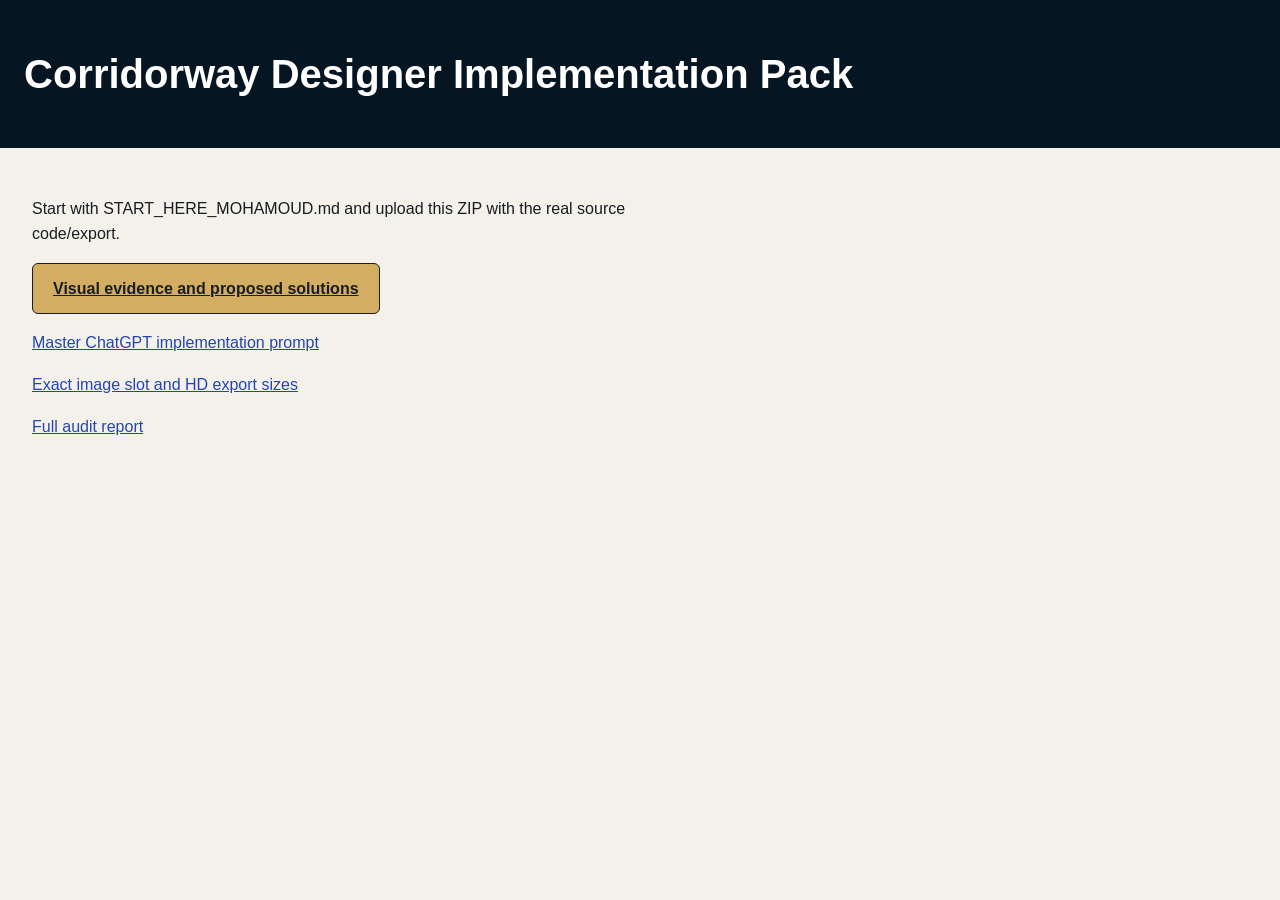
<file: audit/2026-09-29/INDEX.html>
<!doctype html><html lang="en"><meta charset="utf-8"><meta name="viewport" content="width=device-width,initial-scale=1"><title>Corridorway revised designer pack</title><style>*{box-sizing:border-box}body{margin:0;font:16px/1.6 Inter,Arial,sans-serif;background:#F4F1EA;color:#171D22}a{color:#2446ac}header,footer{background:#061522;color:white;padding:24px}header a,footer a{color:#D2AD62}main{max-width:1280px;margin:auto;padding:32px}h1,h2,h3{font-family:"Inter Tight",Inter,Arial,sans-serif;line-height:1.15}h1{font-size:clamp(36px,5vw,72px)}h2{font-size:32px}h3{font-size:22px}p{max-width:75ch}.grid{display:grid;grid-template-columns:repeat(auto-fit,minmax(min(100%,300px),1fr));gap:24px}.card{background:white;border:1px solid #c2cbd2;padding:24px;border-radius:8px}img{max-width:100%;height:auto}.badge{background:#061522;color:white;display:inline-block;border-radius:4px;padding:4px 10px;font-size:14px}.warn{border-left:5px solid #C87542;padding:16px;background:white}table{border-collapse:collapse;width:100%;font-size:14px}td,th{border:1px solid #c2cbd2;text-align:left;padding:12px;vertical-align:top}button,.button{min-height:48px;padding:12px 20px;border-radius:6px;font-size:16px;background:#D2AD62;color:#171D22;font-weight:600;border:1px solid #171D22;display:inline-block}button:focus-visible,a:focus-visible,input:focus-visible,select:focus-visible,textarea:focus-visible{outline:3px solid #4D7CFE;outline-offset:3px}label{display:block;font-weight:600;margin-top:24px}input,select,textarea{width:100%;min-height:48px;font:inherit;padding:12px;border:1px solid #637582;border-radius:6px}nav{display:flex;flex-wrap:wrap;gap:24px}section{margin:40px 0}.dark{background:#0B2237;color:white;padding:32px;border-radius:8px}.check{display:flex;gap:12px;align-items:start}.check input{width:24px;min-height:24px;margin-top:28px}.check label{font-weight:400}.skip{position:absolute;left:12px;top:-100px}.skip:focus{top:12px}.preview{border:2px solid #C87542;padding:8px;background:#fff4df;font-size:14px}code{overflow-wrap:anywhere} @media(max-width:640px){main{padding:20px}h2{font-size:28px}.dark{padding:20px}}</style><body><header><h1 style="font-size:40px">Corridorway Designer Implementation Pack</h1></header><main><p>Start with START_HERE_MOHAMOUD.md and upload this ZIP with the real source code/export.</p><p><a class="button" href="06_VISUAL_REVIEW/index.html">Visual evidence and proposed solutions</a></p><p><a href="MASTER_CHATGPT_PROMPT.txt">Master ChatGPT implementation prompt</a></p><p><a href="03_IMAGE_SIZES_AND_BRIEFS/slot-size-schedule.csv">Exact image slot and HD export sizes</a></p><p><a href="01_AUDIT_AND_EVIDENCE/REPORT.md">Full audit report</a></p></main></body></html>
</file>
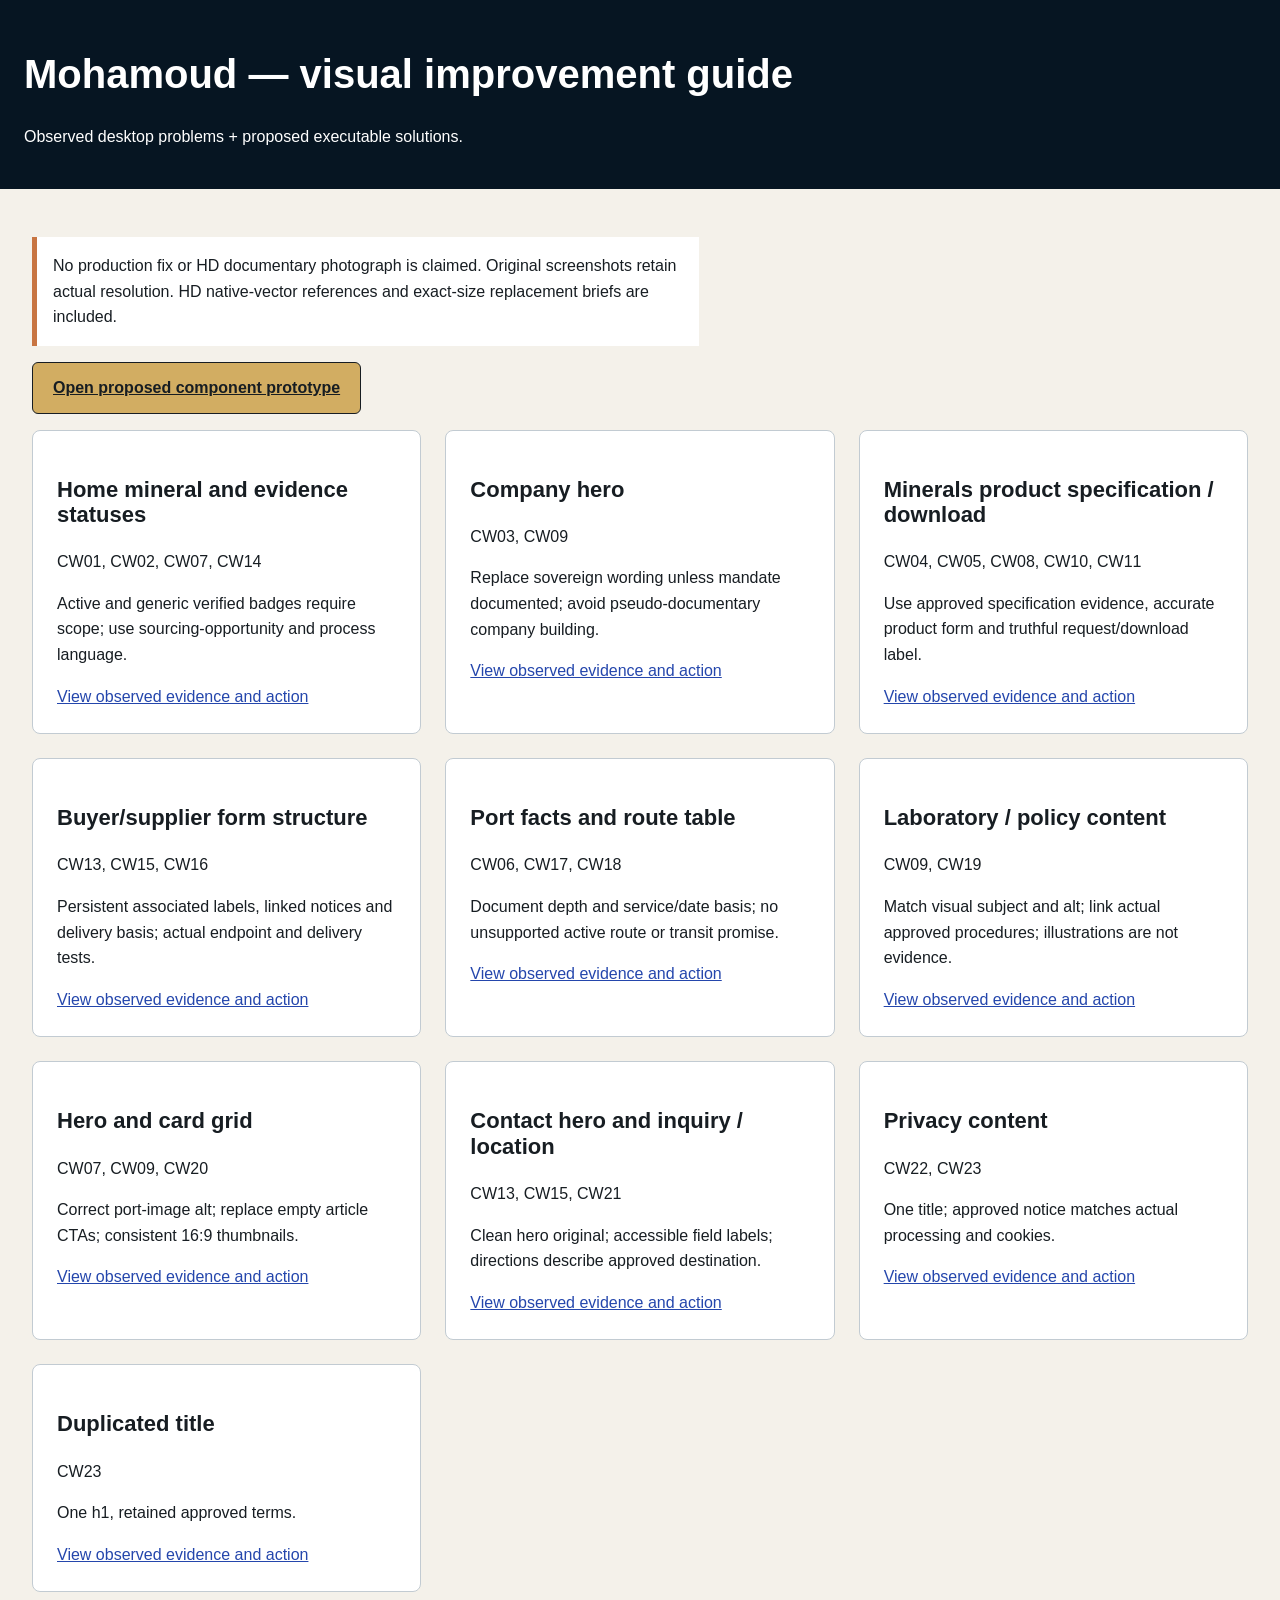
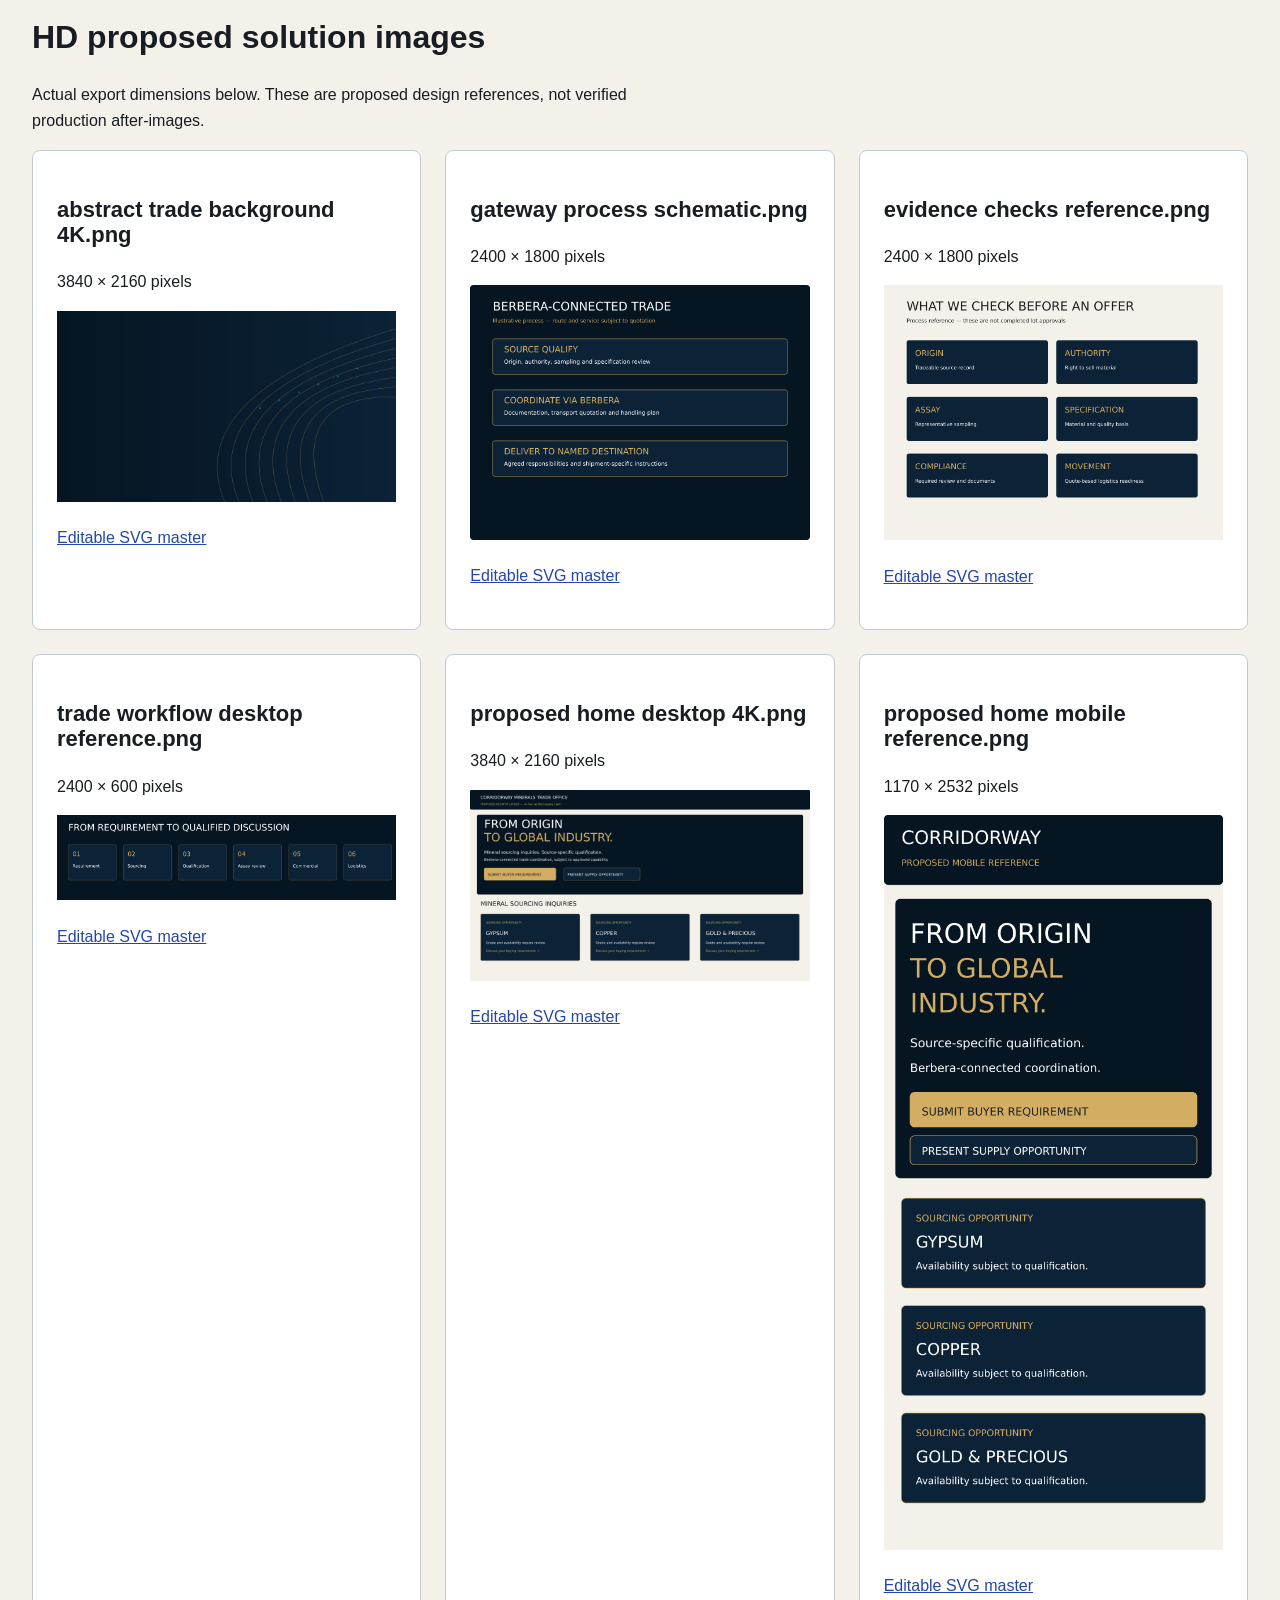
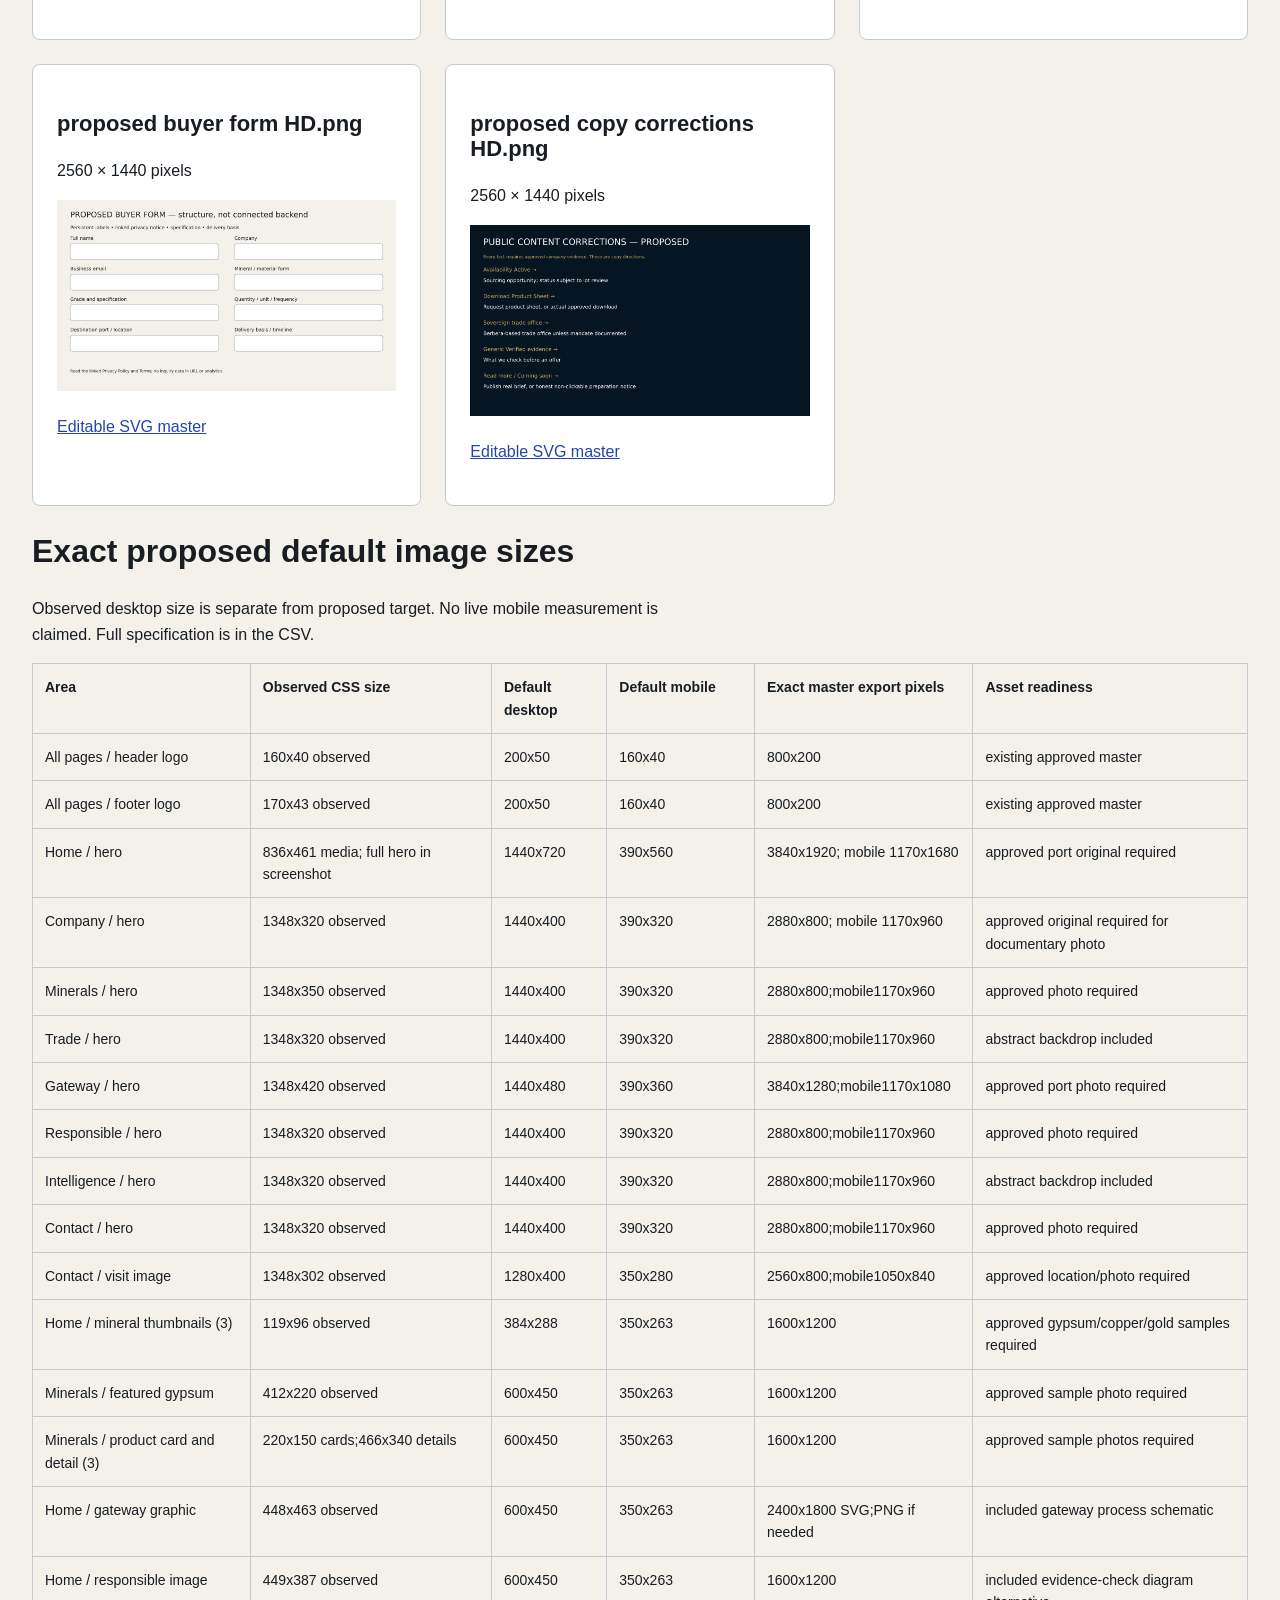
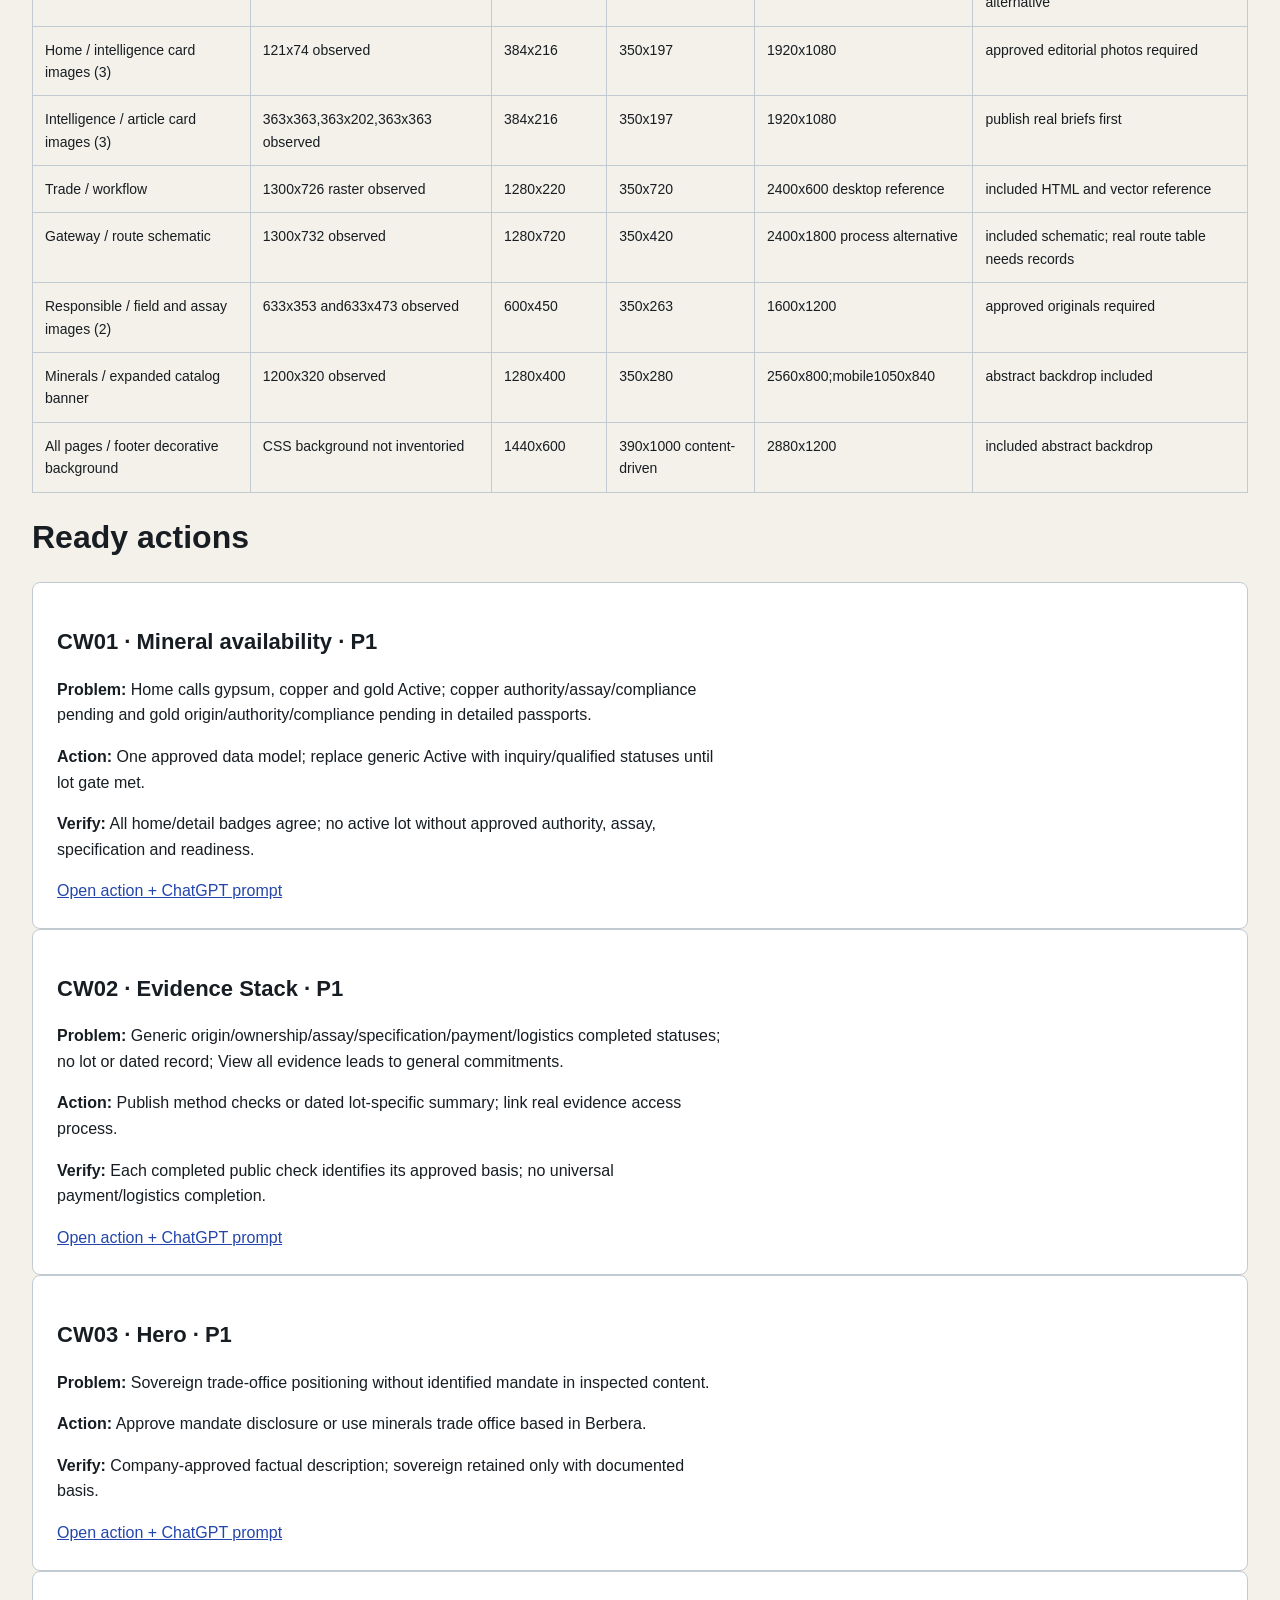
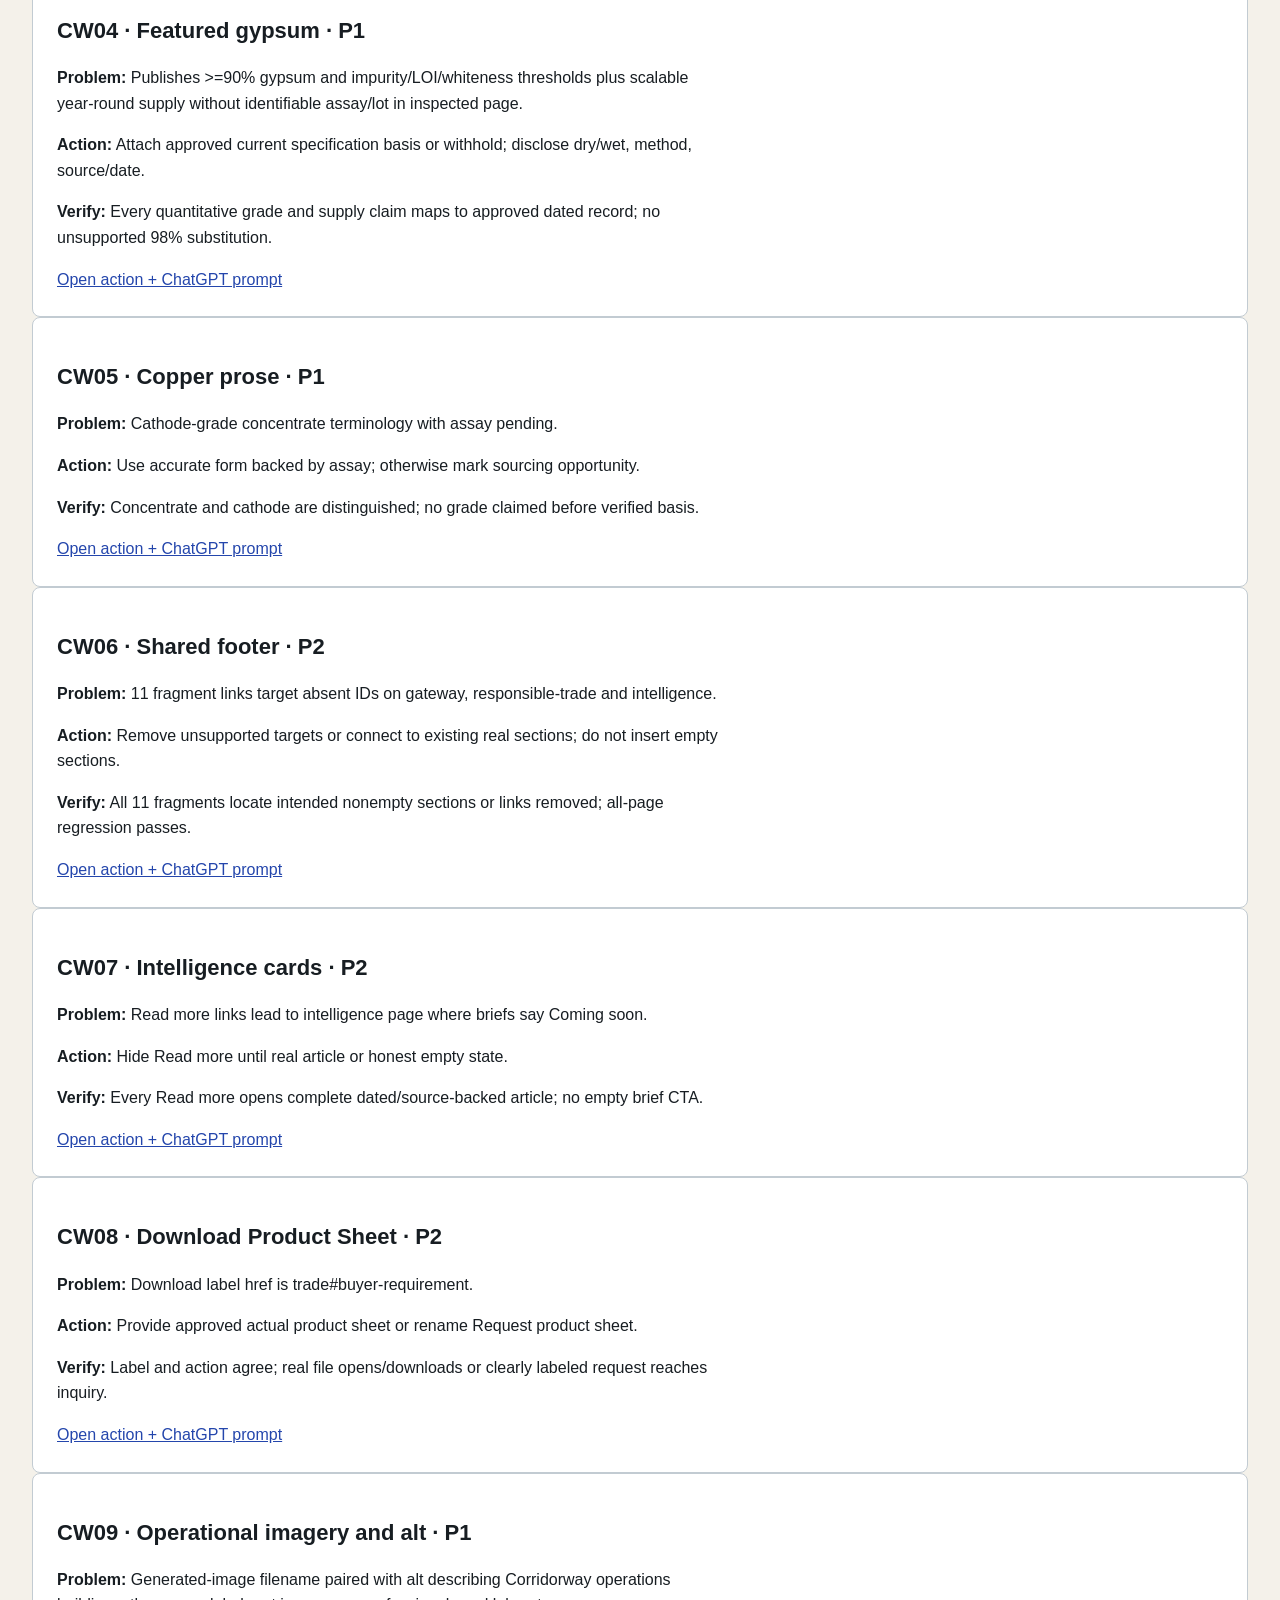
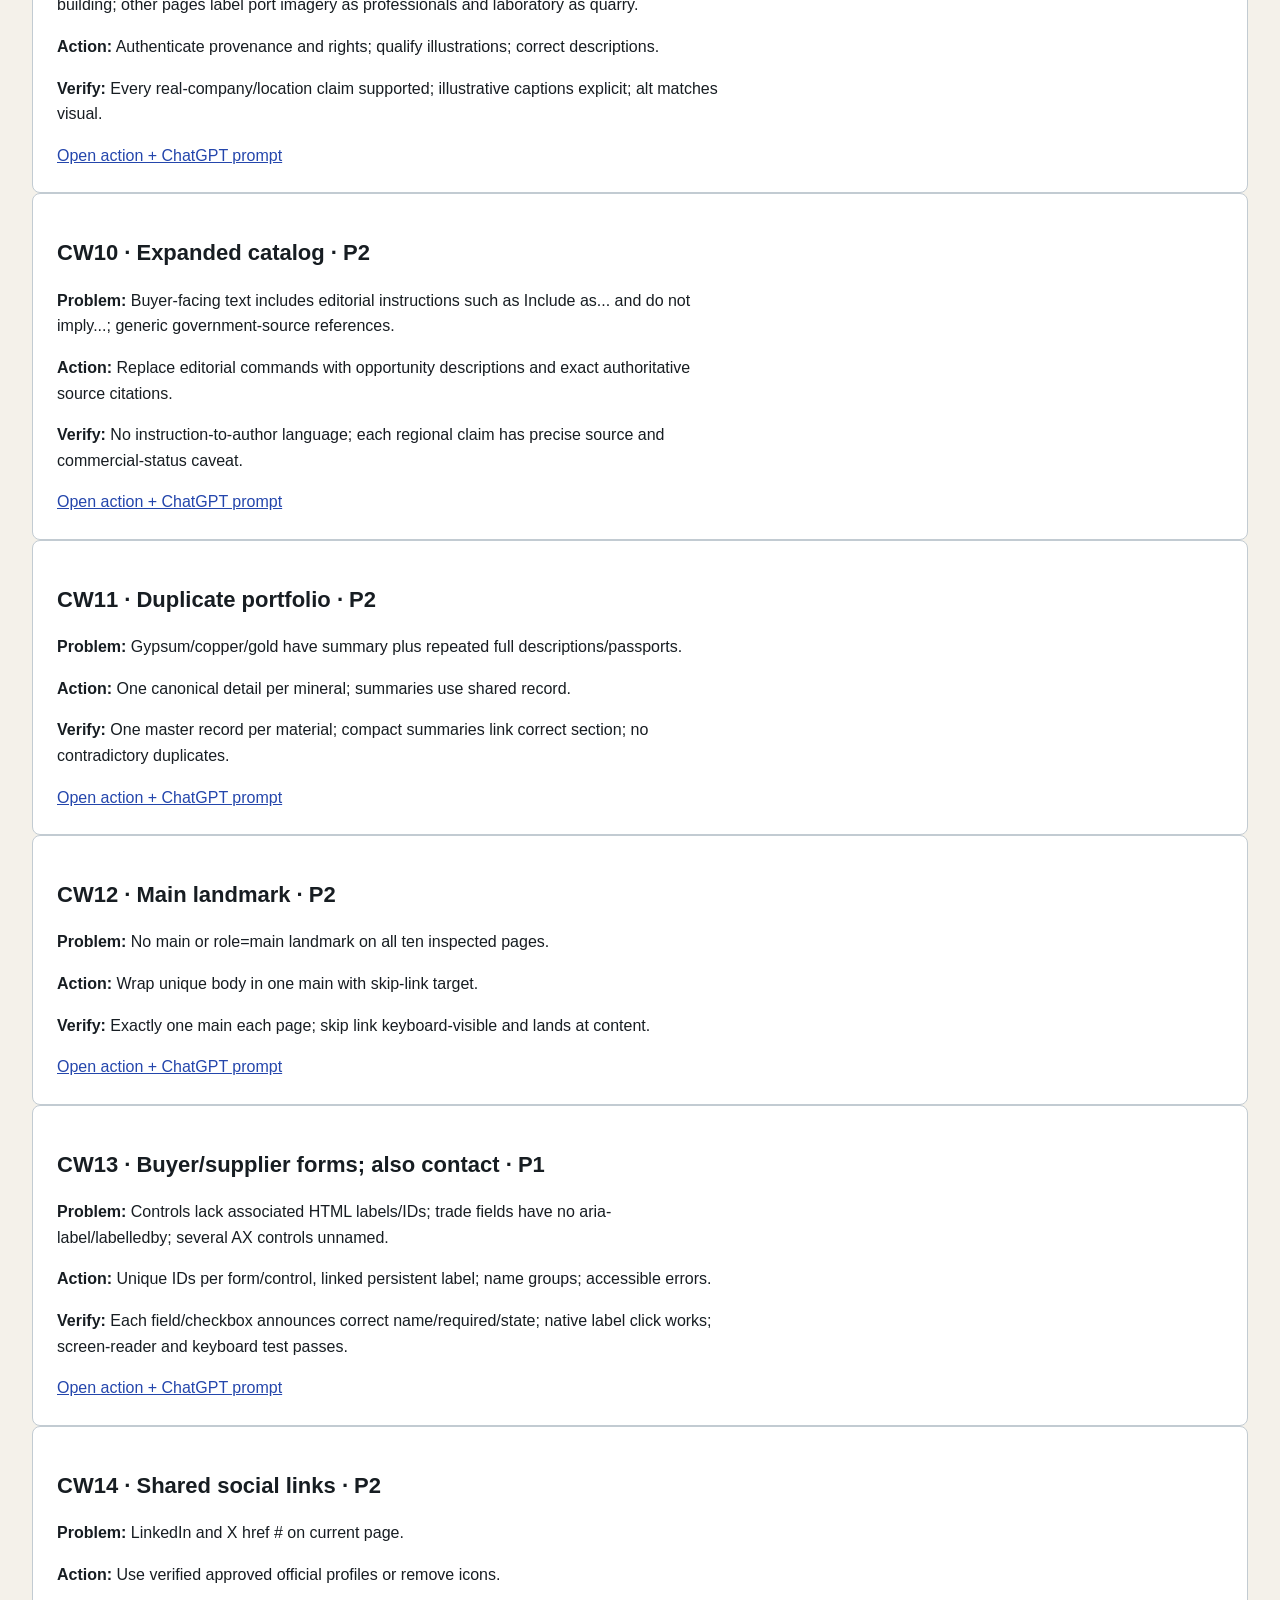
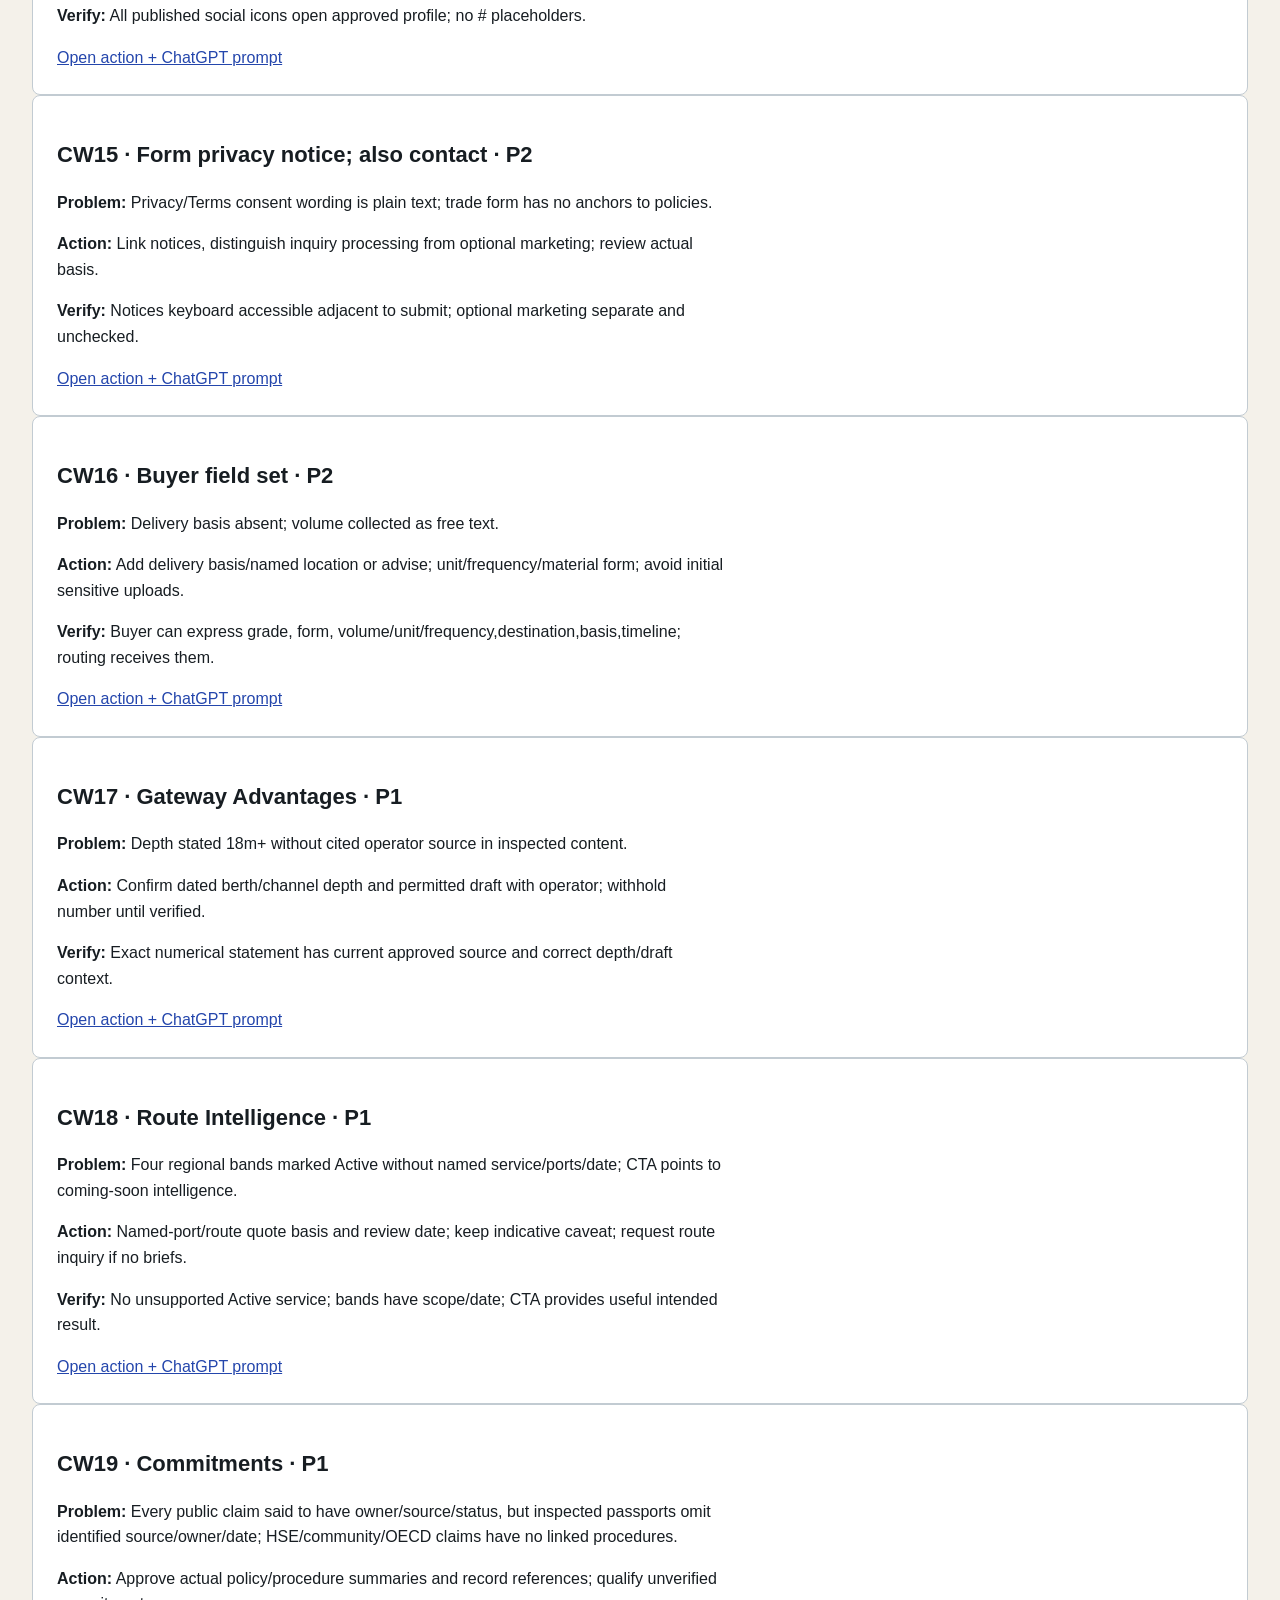
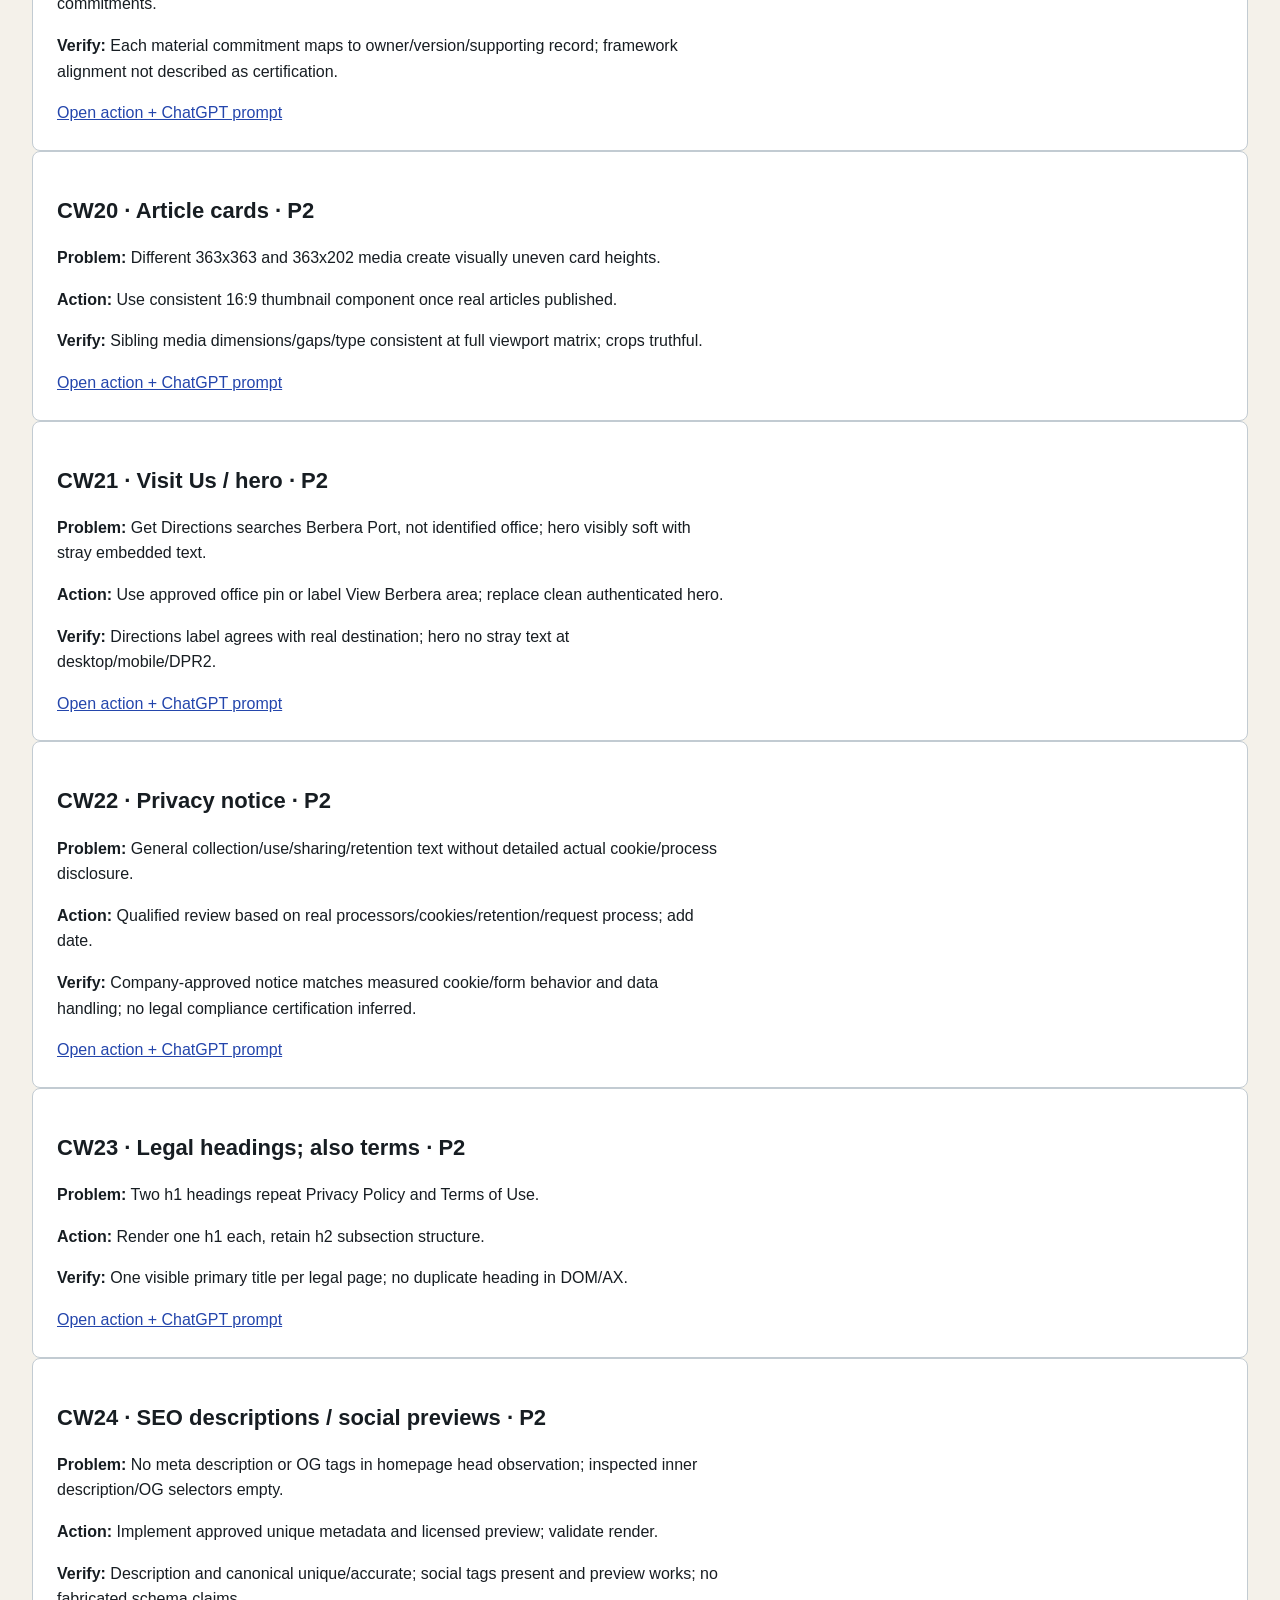
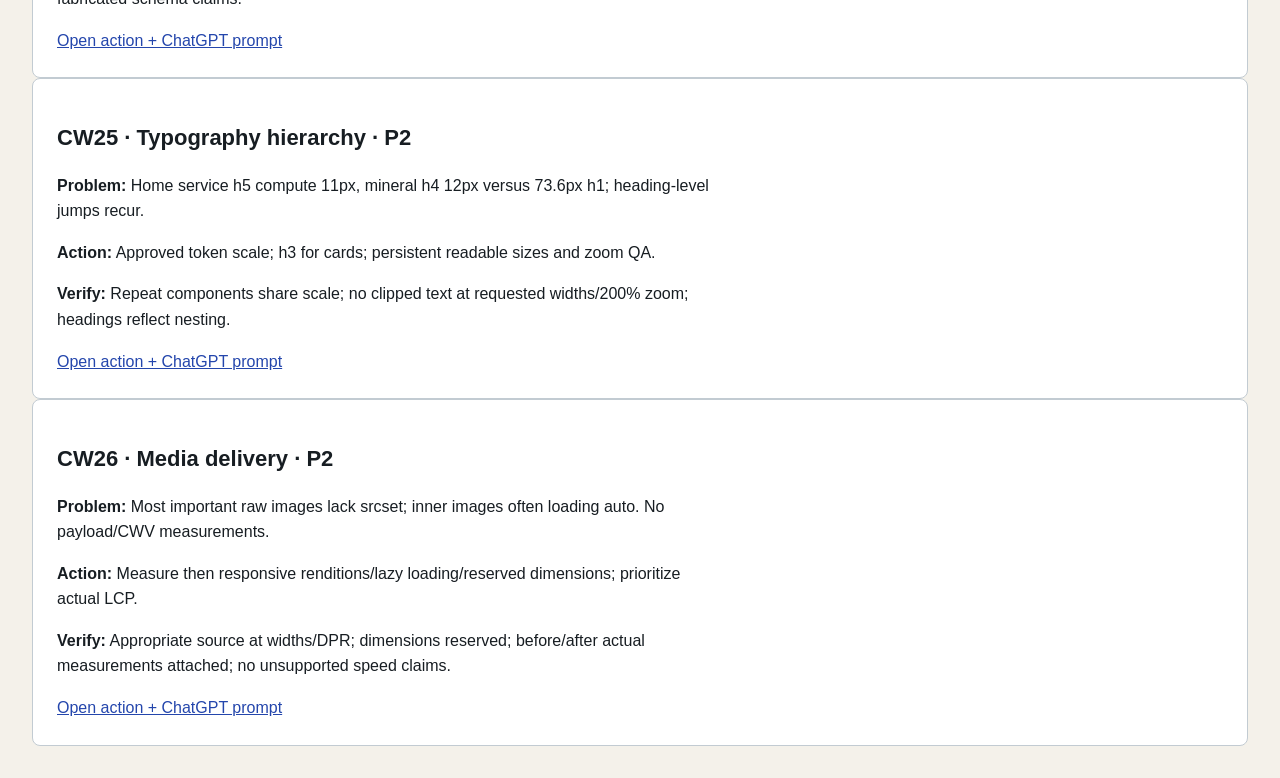
<file: audit/2026-09-29/06_VISUAL_REVIEW/index.html>
<!doctype html><html lang="en"><meta charset="utf-8"><meta name="viewport" content="width=device-width,initial-scale=1"><title>Mohamoud Corridorway improvement guide</title><style>*{box-sizing:border-box}body{margin:0;font:16px/1.6 Inter,Arial,sans-serif;background:#F4F1EA;color:#171D22}a{color:#2446ac}header,footer{background:#061522;color:white;padding:24px}header a,footer a{color:#D2AD62}main{max-width:1280px;margin:auto;padding:32px}h1,h2,h3{font-family:"Inter Tight",Inter,Arial,sans-serif;line-height:1.15}h1{font-size:clamp(36px,5vw,72px)}h2{font-size:32px}h3{font-size:22px}p{max-width:75ch}.grid{display:grid;grid-template-columns:repeat(auto-fit,minmax(min(100%,300px),1fr));gap:24px}.card{background:white;border:1px solid #c2cbd2;padding:24px;border-radius:8px}img{max-width:100%;height:auto}.badge{background:#061522;color:white;display:inline-block;border-radius:4px;padding:4px 10px;font-size:14px}.warn{border-left:5px solid #C87542;padding:16px;background:white}table{border-collapse:collapse;width:100%;font-size:14px}td,th{border:1px solid #c2cbd2;text-align:left;padding:12px;vertical-align:top}button,.button{min-height:48px;padding:12px 20px;border-radius:6px;font-size:16px;background:#D2AD62;color:#171D22;font-weight:600;border:1px solid #171D22;display:inline-block}button:focus-visible,a:focus-visible,input:focus-visible,select:focus-visible,textarea:focus-visible{outline:3px solid #4D7CFE;outline-offset:3px}label{display:block;font-weight:600;margin-top:24px}input,select,textarea{width:100%;min-height:48px;font:inherit;padding:12px;border:1px solid #637582;border-radius:6px}nav{display:flex;flex-wrap:wrap;gap:24px}section{margin:40px 0}.dark{background:#0B2237;color:white;padding:32px;border-radius:8px}.check{display:flex;gap:12px;align-items:start}.check input{width:24px;min-height:24px;margin-top:28px}.check label{font-weight:400}.skip{position:absolute;left:12px;top:-100px}.skip:focus{top:12px}.preview{border:2px solid #C87542;padding:8px;background:#fff4df;font-size:14px}code{overflow-wrap:anywhere} @media(max-width:640px){main{padding:20px}h2{font-size:28px}.dark{padding:20px}}</style><body><header><h1 style="font-size:40px">Mohamoud — visual improvement guide</h1><p>Observed desktop problems + proposed executable solutions.</p></header><main><p class="warn">No production fix or HD documentary photograph is claimed. Original screenshots retain actual resolution. HD native-vector references and exact-size replacement briefs are included.</p><p><a class="button" href="proposed-components.html">Open proposed component prototype</a></p><div class="grid"><article class="card"><h3>Home mineral and evidence statuses</h3><p>CW01, CW02, CW07, CW14</p><p>Active and generic verified badges require scope; use sourcing-opportunity and process language.</p><a href="home-evidence.html">View observed evidence and action</a></article><article class="card"><h3>Company hero</h3><p>CW03, CW09</p><p>Replace sovereign wording unless mandate documented; avoid pseudo-documentary company building.</p><a href="company-evidence.html">View observed evidence and action</a></article><article class="card"><h3>Minerals product specification / download</h3><p>CW04, CW05, CW08, CW10, CW11</p><p>Use approved specification evidence, accurate product form and truthful request/download label.</p><a href="minerals-evidence.html">View observed evidence and action</a></article><article class="card"><h3>Buyer/supplier form structure</h3><p>CW13, CW15, CW16</p><p>Persistent associated labels, linked notices and delivery basis; actual endpoint and delivery tests.</p><a href="trade-evidence.html">View observed evidence and action</a></article><article class="card"><h3>Port facts and route table</h3><p>CW06, CW17, CW18</p><p>Document depth and service/date basis; no unsupported active route or transit promise.</p><a href="berbera-gateway-evidence.html">View observed evidence and action</a></article><article class="card"><h3>Laboratory / policy content</h3><p>CW09, CW19</p><p>Match visual subject and alt; link actual approved procedures; illustrations are not evidence.</p><a href="responsible-trade-evidence.html">View observed evidence and action</a></article><article class="card"><h3>Hero and card grid</h3><p>CW07, CW09, CW20</p><p>Correct port-image alt; replace empty article CTAs; consistent 16:9 thumbnails.</p><a href="intelligence-evidence.html">View observed evidence and action</a></article><article class="card"><h3>Contact hero and inquiry / location</h3><p>CW13, CW15, CW21</p><p>Clean hero original; accessible field labels; directions describe approved destination.</p><a href="contact-evidence.html">View observed evidence and action</a></article><article class="card"><h3>Privacy content</h3><p>CW22, CW23</p><p>One title; approved notice matches actual processing and cookies.</p><a href="privacy-evidence.html">View observed evidence and action</a></article><article class="card"><h3>Duplicated title</h3><p>CW23</p><p>One h1, retained approved terms.</p><a href="terms-evidence.html">View observed evidence and action</a></article></div><h2>HD proposed solution images</h2><p>Actual export dimensions below. These are proposed design references, not verified production after-images.</p><div class="grid"><article class="card"><h3>abstract trade background 4K.png</h3><p>3840 × 2160 pixels</p><a href="../04_HD_ASSETS/abstract_trade_background_4K.png"><img src="../04_HD_ASSETS/abstract_trade_background_4K.png" alt="Proposed illustrative design reference"></a><p><a href="../04_HD_ASSETS/abstract_trade_background_4K.svg">Editable SVG master</a></p></article><article class="card"><h3>gateway process schematic.png</h3><p>2400 × 1800 pixels</p><a href="../04_HD_ASSETS/gateway_process_schematic.png"><img src="../04_HD_ASSETS/gateway_process_schematic.png" alt="Proposed illustrative design reference"></a><p><a href="../04_HD_ASSETS/gateway_process_schematic.svg">Editable SVG master</a></p></article><article class="card"><h3>evidence checks reference.png</h3><p>2400 × 1800 pixels</p><a href="../04_HD_ASSETS/evidence_checks_reference.png"><img src="../04_HD_ASSETS/evidence_checks_reference.png" alt="Proposed illustrative design reference"></a><p><a href="../04_HD_ASSETS/evidence_checks_reference.svg">Editable SVG master</a></p></article><article class="card"><h3>trade workflow desktop reference.png</h3><p>2400 × 600 pixels</p><a href="../04_HD_ASSETS/trade_workflow_desktop_reference.png"><img src="../04_HD_ASSETS/trade_workflow_desktop_reference.png" alt="Proposed illustrative design reference"></a><p><a href="../04_HD_ASSETS/trade_workflow_desktop_reference.svg">Editable SVG master</a></p></article><article class="card"><h3>proposed home desktop 4K.png</h3><p>3840 × 2160 pixels</p><a href="../04_HD_ASSETS/proposed_home_desktop_4K.png"><img src="../04_HD_ASSETS/proposed_home_desktop_4K.png" alt="Proposed illustrative design reference"></a><p><a href="../04_HD_ASSETS/proposed_home_desktop_4K.svg">Editable SVG master</a></p></article><article class="card"><h3>proposed home mobile reference.png</h3><p>1170 × 2532 pixels</p><a href="../04_HD_ASSETS/proposed_home_mobile_reference.png"><img src="../04_HD_ASSETS/proposed_home_mobile_reference.png" alt="Proposed illustrative design reference"></a><p><a href="../04_HD_ASSETS/proposed_home_mobile_reference.svg">Editable SVG master</a></p></article><article class="card"><h3>proposed buyer form HD.png</h3><p>2560 × 1440 pixels</p><a href="../04_HD_ASSETS/proposed_buyer_form_HD.png"><img src="../04_HD_ASSETS/proposed_buyer_form_HD.png" alt="Proposed illustrative design reference"></a><p><a href="../04_HD_ASSETS/proposed_buyer_form_HD.svg">Editable SVG master</a></p></article><article class="card"><h3>proposed copy corrections HD.png</h3><p>2560 × 1440 pixels</p><a href="../04_HD_ASSETS/proposed_copy_corrections_HD.png"><img src="../04_HD_ASSETS/proposed_copy_corrections_HD.png" alt="Proposed illustrative design reference"></a><p><a href="../04_HD_ASSETS/proposed_copy_corrections_HD.svg">Editable SVG master</a></p></article></div><h2>Exact proposed default image sizes</h2><p>Observed desktop size is separate from proposed target. No live mobile measurement is claimed. Full specification is in the CSV.</p><div style="overflow:auto"><table><tr><th>Area</th><th>Observed CSS size</th><th>Default desktop</th><th>Default mobile</th><th>Exact master export pixels</th><th>Asset readiness</th></tr><tr><td>All pages / header logo</td><td>160x40 observed</td><td>200x50</td><td>160x40</td><td>800x200</td><td>existing approved master</td></tr><tr><td>All pages / footer logo</td><td>170x43 observed</td><td>200x50</td><td>160x40</td><td>800x200</td><td>existing approved master</td></tr><tr><td>Home / hero</td><td>836x461 media; full hero in screenshot</td><td>1440x720</td><td>390x560</td><td>3840x1920; mobile 1170x1680</td><td>approved port original required</td></tr><tr><td>Company / hero</td><td>1348x320 observed</td><td>1440x400</td><td>390x320</td><td>2880x800; mobile 1170x960</td><td>approved original required for documentary photo</td></tr><tr><td>Minerals / hero</td><td>1348x350 observed</td><td>1440x400</td><td>390x320</td><td>2880x800;mobile1170x960</td><td>approved photo required</td></tr><tr><td>Trade / hero</td><td>1348x320 observed</td><td>1440x400</td><td>390x320</td><td>2880x800;mobile1170x960</td><td>abstract backdrop included</td></tr><tr><td>Gateway / hero</td><td>1348x420 observed</td><td>1440x480</td><td>390x360</td><td>3840x1280;mobile1170x1080</td><td>approved port photo required</td></tr><tr><td>Responsible / hero</td><td>1348x320 observed</td><td>1440x400</td><td>390x320</td><td>2880x800;mobile1170x960</td><td>approved photo required</td></tr><tr><td>Intelligence / hero</td><td>1348x320 observed</td><td>1440x400</td><td>390x320</td><td>2880x800;mobile1170x960</td><td>abstract backdrop included</td></tr><tr><td>Contact / hero</td><td>1348x320 observed</td><td>1440x400</td><td>390x320</td><td>2880x800;mobile1170x960</td><td>approved photo required</td></tr><tr><td>Contact / visit image</td><td>1348x302 observed</td><td>1280x400</td><td>350x280</td><td>2560x800;mobile1050x840</td><td>approved location/photo required</td></tr><tr><td>Home / mineral thumbnails (3)</td><td>119x96 observed</td><td>384x288</td><td>350x263</td><td>1600x1200</td><td>approved gypsum/copper/gold samples required</td></tr><tr><td>Minerals / featured gypsum</td><td>412x220 observed</td><td>600x450</td><td>350x263</td><td>1600x1200</td><td>approved sample photo required</td></tr><tr><td>Minerals / product card and detail (3)</td><td>220x150 cards;466x340 details</td><td>600x450</td><td>350x263</td><td>1600x1200</td><td>approved sample photos required</td></tr><tr><td>Home / gateway graphic</td><td>448x463 observed</td><td>600x450</td><td>350x263</td><td>2400x1800 SVG;PNG if needed</td><td>included gateway process schematic</td></tr><tr><td>Home / responsible image</td><td>449x387 observed</td><td>600x450</td><td>350x263</td><td>1600x1200</td><td>included evidence-check diagram alternative</td></tr><tr><td>Home / intelligence card images (3)</td><td>121x74 observed</td><td>384x216</td><td>350x197</td><td>1920x1080</td><td>approved editorial photos required</td></tr><tr><td>Intelligence / article card images (3)</td><td>363x363,363x202,363x363 observed</td><td>384x216</td><td>350x197</td><td>1920x1080</td><td>publish real briefs first</td></tr><tr><td>Trade / workflow</td><td>1300x726 raster observed</td><td>1280x220</td><td>350x720</td><td>2400x600 desktop reference</td><td>included HTML and vector reference</td></tr><tr><td>Gateway / route schematic</td><td>1300x732 observed</td><td>1280x720</td><td>350x420</td><td>2400x1800 process alternative</td><td>included schematic; real route table needs records</td></tr><tr><td>Responsible / field and assay images (2)</td><td>633x353 and633x473 observed</td><td>600x450</td><td>350x263</td><td>1600x1200</td><td>approved originals required</td></tr><tr><td>Minerals / expanded catalog banner</td><td>1200x320 observed</td><td>1280x400</td><td>350x280</td><td>2560x800;mobile1050x840</td><td>abstract backdrop included</td></tr><tr><td>All pages / footer decorative background</td><td>CSS background not inventoried</td><td>1440x600</td><td>390x1000 content-driven</td><td>2880x1200</td><td>included abstract backdrop</td></tr></table></div><h2>Ready actions</h2><article class="card"><h3>CW01 · Mineral availability · P1</h3><p><strong>Problem:</strong> Home calls gypsum, copper and gold Active; copper authority/assay/compliance pending and gold origin/authority/compliance pending in detailed passports.</p><p><strong>Action:</strong> One approved data model; replace generic Active with inquiry/qualified statuses until lot gate met.</p><p><strong>Verify:</strong> All home/detail badges agree; no active lot without approved authority, assay, specification and readiness.</p><a href="../02_ACTIONS_AND_PROMPTS/CW01_ACTION_AND_CHATGPT_PROMPT.md">Open action + ChatGPT prompt</a></article><article class="card"><h3>CW02 · Evidence Stack · P1</h3><p><strong>Problem:</strong> Generic origin/ownership/assay/specification/payment/logistics completed statuses; no lot or dated record; View all evidence leads to general commitments.</p><p><strong>Action:</strong> Publish method checks or dated lot-specific summary; link real evidence access process.</p><p><strong>Verify:</strong> Each completed public check identifies its approved basis; no universal payment/logistics completion.</p><a href="../02_ACTIONS_AND_PROMPTS/CW02_ACTION_AND_CHATGPT_PROMPT.md">Open action + ChatGPT prompt</a></article><article class="card"><h3>CW03 · Hero · P1</h3><p><strong>Problem:</strong> Sovereign trade-office positioning without identified mandate in inspected content.</p><p><strong>Action:</strong> Approve mandate disclosure or use minerals trade office based in Berbera.</p><p><strong>Verify:</strong> Company-approved factual description; sovereign retained only with documented basis.</p><a href="../02_ACTIONS_AND_PROMPTS/CW03_ACTION_AND_CHATGPT_PROMPT.md">Open action + ChatGPT prompt</a></article><article class="card"><h3>CW04 · Featured gypsum · P1</h3><p><strong>Problem:</strong> Publishes &gt;=90% gypsum and impurity/LOI/whiteness thresholds plus scalable year-round supply without identifiable assay/lot in inspected page.</p><p><strong>Action:</strong> Attach approved current specification basis or withhold; disclose dry/wet, method, source/date.</p><p><strong>Verify:</strong> Every quantitative grade and supply claim maps to approved dated record; no unsupported 98% substitution.</p><a href="../02_ACTIONS_AND_PROMPTS/CW04_ACTION_AND_CHATGPT_PROMPT.md">Open action + ChatGPT prompt</a></article><article class="card"><h3>CW05 · Copper prose · P1</h3><p><strong>Problem:</strong> Cathode-grade concentrate terminology with assay pending.</p><p><strong>Action:</strong> Use accurate form backed by assay; otherwise mark sourcing opportunity.</p><p><strong>Verify:</strong> Concentrate and cathode are distinguished; no grade claimed before verified basis.</p><a href="../02_ACTIONS_AND_PROMPTS/CW05_ACTION_AND_CHATGPT_PROMPT.md">Open action + ChatGPT prompt</a></article><article class="card"><h3>CW06 · Shared footer · P2</h3><p><strong>Problem:</strong> 11 fragment links target absent IDs on gateway, responsible-trade and intelligence.</p><p><strong>Action:</strong> Remove unsupported targets or connect to existing real sections; do not insert empty sections.</p><p><strong>Verify:</strong> All 11 fragments locate intended nonempty sections or links removed; all-page regression passes.</p><a href="../02_ACTIONS_AND_PROMPTS/CW06_ACTION_AND_CHATGPT_PROMPT.md">Open action + ChatGPT prompt</a></article><article class="card"><h3>CW07 · Intelligence cards · P2</h3><p><strong>Problem:</strong> Read more links lead to intelligence page where briefs say Coming soon.</p><p><strong>Action:</strong> Hide Read more until real article or honest empty state.</p><p><strong>Verify:</strong> Every Read more opens complete dated/source-backed article; no empty brief CTA.</p><a href="../02_ACTIONS_AND_PROMPTS/CW07_ACTION_AND_CHATGPT_PROMPT.md">Open action + ChatGPT prompt</a></article><article class="card"><h3>CW08 · Download Product Sheet · P2</h3><p><strong>Problem:</strong> Download label href is trade#buyer-requirement.</p><p><strong>Action:</strong> Provide approved actual product sheet or rename Request product sheet.</p><p><strong>Verify:</strong> Label and action agree; real file opens/downloads or clearly labeled request reaches inquiry.</p><a href="../02_ACTIONS_AND_PROMPTS/CW08_ACTION_AND_CHATGPT_PROMPT.md">Open action + ChatGPT prompt</a></article><article class="card"><h3>CW09 · Operational imagery and alt · P1</h3><p><strong>Problem:</strong> Generated-image filename paired with alt describing Corridorway operations building; other pages label port imagery as professionals and laboratory as quarry.</p><p><strong>Action:</strong> Authenticate provenance and rights; qualify illustrations; correct descriptions.</p><p><strong>Verify:</strong> Every real-company/location claim supported; illustrative captions explicit; alt matches visual.</p><a href="../02_ACTIONS_AND_PROMPTS/CW09_ACTION_AND_CHATGPT_PROMPT.md">Open action + ChatGPT prompt</a></article><article class="card"><h3>CW10 · Expanded catalog · P2</h3><p><strong>Problem:</strong> Buyer-facing text includes editorial instructions such as Include as... and do not imply...; generic government-source references.</p><p><strong>Action:</strong> Replace editorial commands with opportunity descriptions and exact authoritative source citations.</p><p><strong>Verify:</strong> No instruction-to-author language; each regional claim has precise source and commercial-status caveat.</p><a href="../02_ACTIONS_AND_PROMPTS/CW10_ACTION_AND_CHATGPT_PROMPT.md">Open action + ChatGPT prompt</a></article><article class="card"><h3>CW11 · Duplicate portfolio · P2</h3><p><strong>Problem:</strong> Gypsum/copper/gold have summary plus repeated full descriptions/passports.</p><p><strong>Action:</strong> One canonical detail per mineral; summaries use shared record.</p><p><strong>Verify:</strong> One master record per material; compact summaries link correct section; no contradictory duplicates.</p><a href="../02_ACTIONS_AND_PROMPTS/CW11_ACTION_AND_CHATGPT_PROMPT.md">Open action + ChatGPT prompt</a></article><article class="card"><h3>CW12 · Main landmark · P2</h3><p><strong>Problem:</strong> No main or role=main landmark on all ten inspected pages.</p><p><strong>Action:</strong> Wrap unique body in one main with skip-link target.</p><p><strong>Verify:</strong> Exactly one main each page; skip link keyboard-visible and lands at content.</p><a href="../02_ACTIONS_AND_PROMPTS/CW12_ACTION_AND_CHATGPT_PROMPT.md">Open action + ChatGPT prompt</a></article><article class="card"><h3>CW13 · Buyer/supplier forms; also contact · P1</h3><p><strong>Problem:</strong> Controls lack associated HTML labels/IDs; trade fields have no aria-label/labelledby; several AX controls unnamed.</p><p><strong>Action:</strong> Unique IDs per form/control, linked persistent label; name groups; accessible errors.</p><p><strong>Verify:</strong> Each field/checkbox announces correct name/required/state; native label click works; screen-reader and keyboard test passes.</p><a href="../02_ACTIONS_AND_PROMPTS/CW13_ACTION_AND_CHATGPT_PROMPT.md">Open action + ChatGPT prompt</a></article><article class="card"><h3>CW14 · Shared social links · P2</h3><p><strong>Problem:</strong> LinkedIn and X href # on current page.</p><p><strong>Action:</strong> Use verified approved official profiles or remove icons.</p><p><strong>Verify:</strong> All published social icons open approved profile; no # placeholders.</p><a href="../02_ACTIONS_AND_PROMPTS/CW14_ACTION_AND_CHATGPT_PROMPT.md">Open action + ChatGPT prompt</a></article><article class="card"><h3>CW15 · Form privacy notice; also contact · P2</h3><p><strong>Problem:</strong> Privacy/Terms consent wording is plain text; trade form has no anchors to policies.</p><p><strong>Action:</strong> Link notices, distinguish inquiry processing from optional marketing; review actual basis.</p><p><strong>Verify:</strong> Notices keyboard accessible adjacent to submit; optional marketing separate and unchecked.</p><a href="../02_ACTIONS_AND_PROMPTS/CW15_ACTION_AND_CHATGPT_PROMPT.md">Open action + ChatGPT prompt</a></article><article class="card"><h3>CW16 · Buyer field set · P2</h3><p><strong>Problem:</strong> Delivery basis absent; volume collected as free text.</p><p><strong>Action:</strong> Add delivery basis/named location or advise; unit/frequency/material form; avoid initial sensitive uploads.</p><p><strong>Verify:</strong> Buyer can express grade, form, volume/unit/frequency,destination,basis,timeline; routing receives them.</p><a href="../02_ACTIONS_AND_PROMPTS/CW16_ACTION_AND_CHATGPT_PROMPT.md">Open action + ChatGPT prompt</a></article><article class="card"><h3>CW17 · Gateway Advantages · P1</h3><p><strong>Problem:</strong> Depth stated 18m+ without cited operator source in inspected content.</p><p><strong>Action:</strong> Confirm dated berth/channel depth and permitted draft with operator; withhold number until verified.</p><p><strong>Verify:</strong> Exact numerical statement has current approved source and correct depth/draft context.</p><a href="../02_ACTIONS_AND_PROMPTS/CW17_ACTION_AND_CHATGPT_PROMPT.md">Open action + ChatGPT prompt</a></article><article class="card"><h3>CW18 · Route Intelligence · P1</h3><p><strong>Problem:</strong> Four regional bands marked Active without named service/ports/date; CTA points to coming-soon intelligence.</p><p><strong>Action:</strong> Named-port/route quote basis and review date; keep indicative caveat; request route inquiry if no briefs.</p><p><strong>Verify:</strong> No unsupported Active service; bands have scope/date; CTA provides useful intended result.</p><a href="../02_ACTIONS_AND_PROMPTS/CW18_ACTION_AND_CHATGPT_PROMPT.md">Open action + ChatGPT prompt</a></article><article class="card"><h3>CW19 · Commitments · P1</h3><p><strong>Problem:</strong> Every public claim said to have owner/source/status, but inspected passports omit identified source/owner/date; HSE/community/OECD claims have no linked procedures.</p><p><strong>Action:</strong> Approve actual policy/procedure summaries and record references; qualify unverified commitments.</p><p><strong>Verify:</strong> Each material commitment maps to owner/version/supporting record; framework alignment not described as certification.</p><a href="../02_ACTIONS_AND_PROMPTS/CW19_ACTION_AND_CHATGPT_PROMPT.md">Open action + ChatGPT prompt</a></article><article class="card"><h3>CW20 · Article cards · P2</h3><p><strong>Problem:</strong> Different 363x363 and 363x202 media create visually uneven card heights.</p><p><strong>Action:</strong> Use consistent 16:9 thumbnail component once real articles published.</p><p><strong>Verify:</strong> Sibling media dimensions/gaps/type consistent at full viewport matrix; crops truthful.</p><a href="../02_ACTIONS_AND_PROMPTS/CW20_ACTION_AND_CHATGPT_PROMPT.md">Open action + ChatGPT prompt</a></article><article class="card"><h3>CW21 · Visit Us / hero · P2</h3><p><strong>Problem:</strong> Get Directions searches Berbera Port, not identified office; hero visibly soft with stray embedded text.</p><p><strong>Action:</strong> Use approved office pin or label View Berbera area; replace clean authenticated hero.</p><p><strong>Verify:</strong> Directions label agrees with real destination; hero no stray text at desktop/mobile/DPR2.</p><a href="../02_ACTIONS_AND_PROMPTS/CW21_ACTION_AND_CHATGPT_PROMPT.md">Open action + ChatGPT prompt</a></article><article class="card"><h3>CW22 · Privacy notice · P2</h3><p><strong>Problem:</strong> General collection/use/sharing/retention text without detailed actual cookie/process disclosure.</p><p><strong>Action:</strong> Qualified review based on real processors/cookies/retention/request process; add date.</p><p><strong>Verify:</strong> Company-approved notice matches measured cookie/form behavior and data handling; no legal compliance certification inferred.</p><a href="../02_ACTIONS_AND_PROMPTS/CW22_ACTION_AND_CHATGPT_PROMPT.md">Open action + ChatGPT prompt</a></article><article class="card"><h3>CW23 · Legal headings; also terms · P2</h3><p><strong>Problem:</strong> Two h1 headings repeat Privacy Policy and Terms of Use.</p><p><strong>Action:</strong> Render one h1 each, retain h2 subsection structure.</p><p><strong>Verify:</strong> One visible primary title per legal page; no duplicate heading in DOM/AX.</p><a href="../02_ACTIONS_AND_PROMPTS/CW23_ACTION_AND_CHATGPT_PROMPT.md">Open action + ChatGPT prompt</a></article><article class="card"><h3>CW24 · SEO descriptions / social previews · P2</h3><p><strong>Problem:</strong> No meta description or OG tags in homepage head observation; inspected inner description/OG selectors empty.</p><p><strong>Action:</strong> Implement approved unique metadata and licensed preview; validate render.</p><p><strong>Verify:</strong> Description and canonical unique/accurate; social tags present and preview works; no fabricated schema claims.</p><a href="../02_ACTIONS_AND_PROMPTS/CW24_ACTION_AND_CHATGPT_PROMPT.md">Open action + ChatGPT prompt</a></article><article class="card"><h3>CW25 · Typography hierarchy · P2</h3><p><strong>Problem:</strong> Home service h5 compute 11px, mineral h4 12px versus 73.6px h1; heading-level jumps recur.</p><p><strong>Action:</strong> Approved token scale; h3 for cards; persistent readable sizes and zoom QA.</p><p><strong>Verify:</strong> Repeat components share scale; no clipped text at requested widths/200% zoom; headings reflect nesting.</p><a href="../02_ACTIONS_AND_PROMPTS/CW25_ACTION_AND_CHATGPT_PROMPT.md">Open action + ChatGPT prompt</a></article><article class="card"><h3>CW26 · Media delivery · P2</h3><p><strong>Problem:</strong> Most important raw images lack srcset; inner images often loading auto. No payload/CWV measurements.</p><p><strong>Action:</strong> Measure then responsive renditions/lazy loading/reserved dimensions; prioritize actual LCP.</p><p><strong>Verify:</strong> Appropriate source at widths/DPR; dimensions reserved; before/after actual measurements attached; no unsupported speed claims.</p><a href="../02_ACTIONS_AND_PROMPTS/CW26_ACTION_AND_CHATGPT_PROMPT.md">Open action + ChatGPT prompt</a></article></main></body></html>
</file>
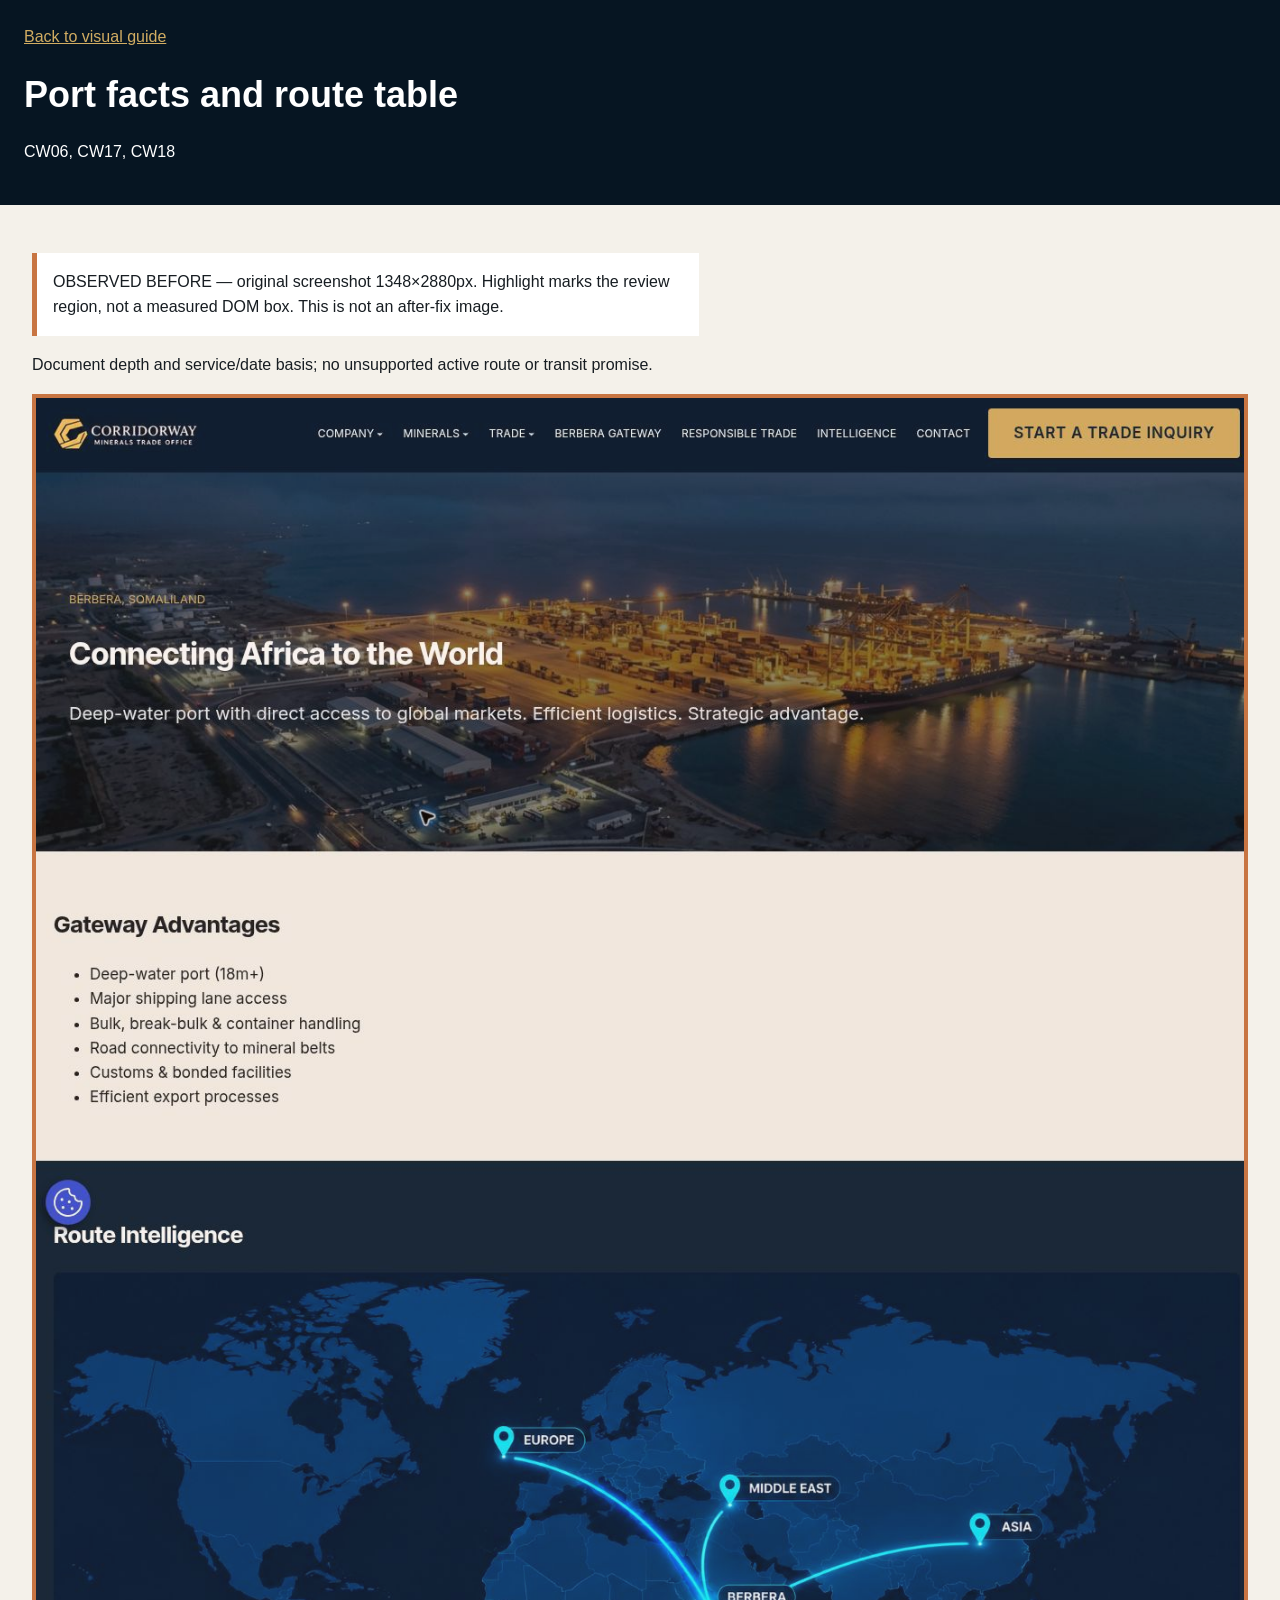
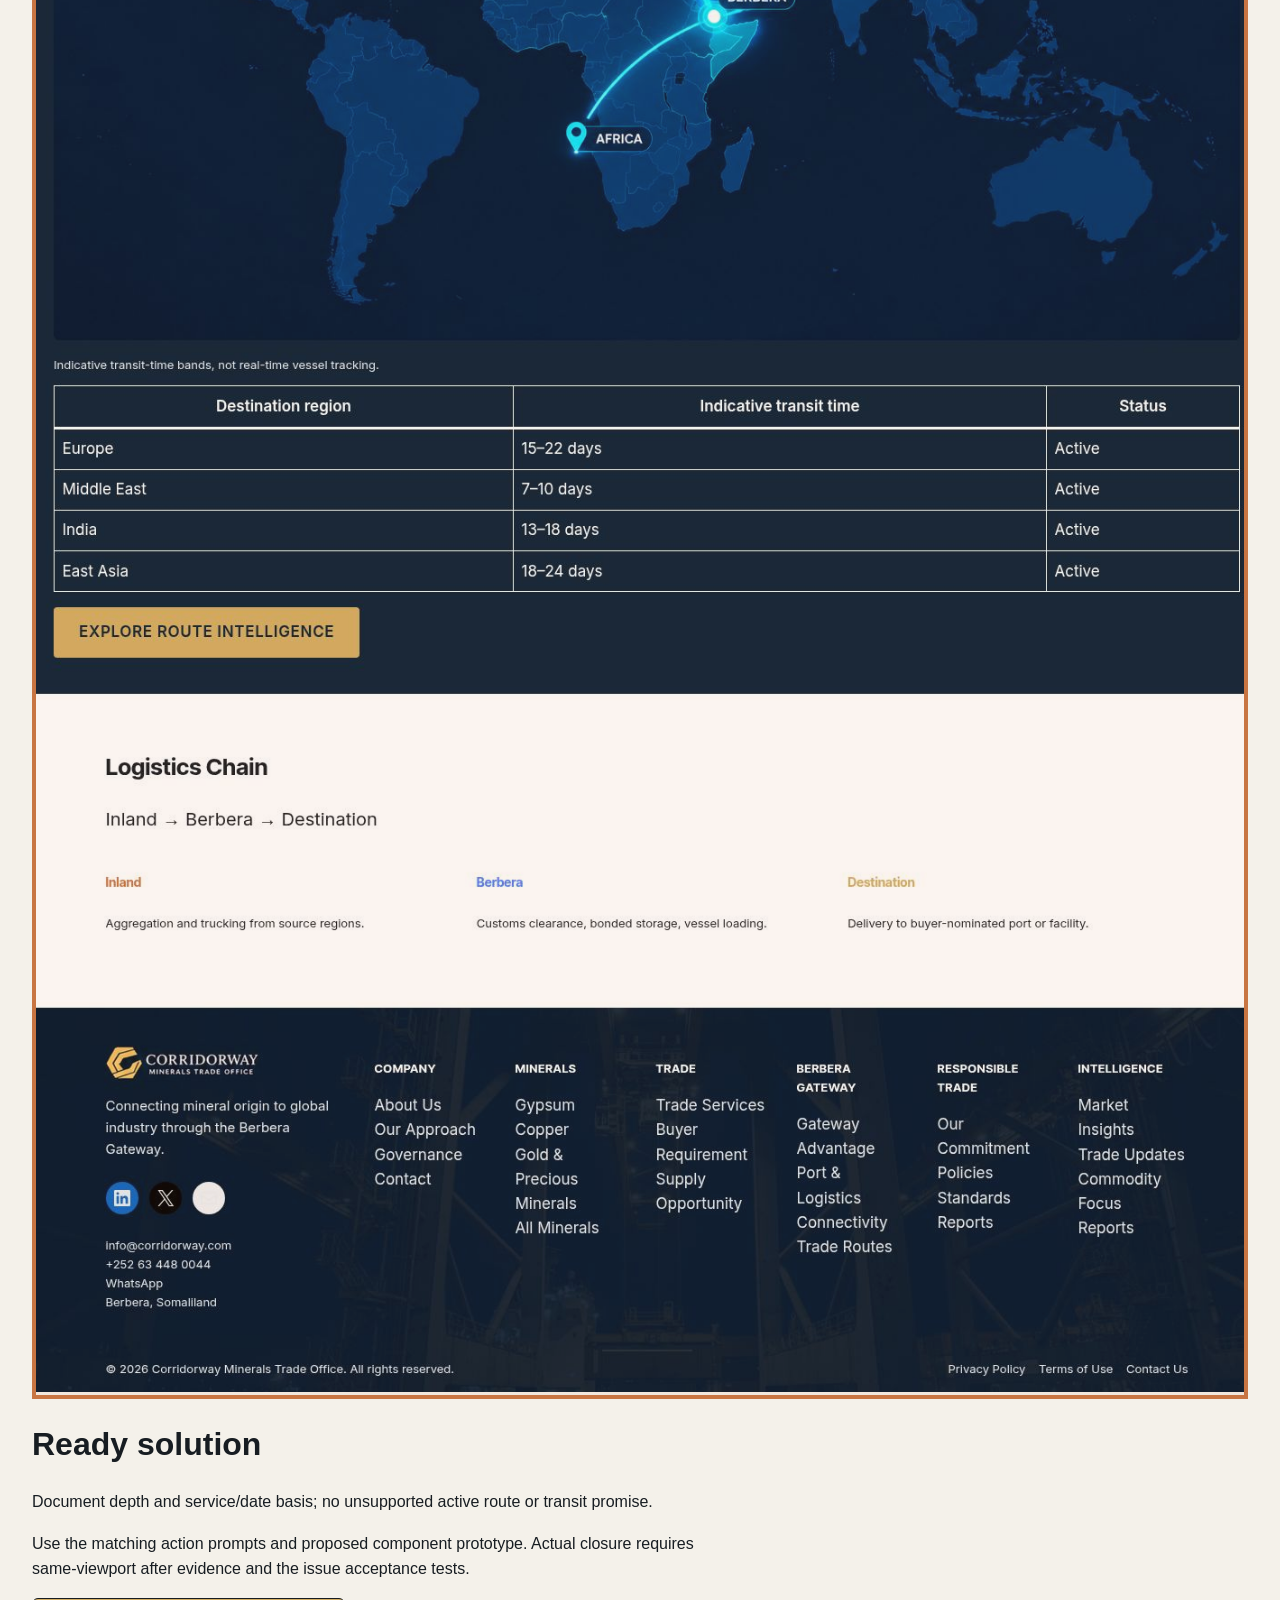
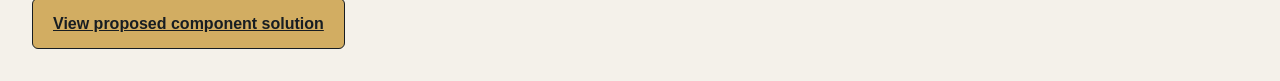
<file: audit/2026-09-29/06_VISUAL_REVIEW/berbera-gateway-evidence.html>
<!doctype html><html lang="en"><meta charset="utf-8"><meta name="viewport" content="width=device-width,initial-scale=1"><title>Port facts and route table</title><style>*{box-sizing:border-box}body{margin:0;font:16px/1.6 Inter,Arial,sans-serif;background:#F4F1EA;color:#171D22}a{color:#2446ac}header,footer{background:#061522;color:white;padding:24px}header a,footer a{color:#D2AD62}main{max-width:1280px;margin:auto;padding:32px}h1,h2,h3{font-family:"Inter Tight",Inter,Arial,sans-serif;line-height:1.15}h1{font-size:clamp(36px,5vw,72px)}h2{font-size:32px}h3{font-size:22px}p{max-width:75ch}.grid{display:grid;grid-template-columns:repeat(auto-fit,minmax(min(100%,300px),1fr));gap:24px}.card{background:white;border:1px solid #c2cbd2;padding:24px;border-radius:8px}img{max-width:100%;height:auto}.badge{background:#061522;color:white;display:inline-block;border-radius:4px;padding:4px 10px;font-size:14px}.warn{border-left:5px solid #C87542;padding:16px;background:white}table{border-collapse:collapse;width:100%;font-size:14px}td,th{border:1px solid #c2cbd2;text-align:left;padding:12px;vertical-align:top}button,.button{min-height:48px;padding:12px 20px;border-radius:6px;font-size:16px;background:#D2AD62;color:#171D22;font-weight:600;border:1px solid #171D22;display:inline-block}button:focus-visible,a:focus-visible,input:focus-visible,select:focus-visible,textarea:focus-visible{outline:3px solid #4D7CFE;outline-offset:3px}label{display:block;font-weight:600;margin-top:24px}input,select,textarea{width:100%;min-height:48px;font:inherit;padding:12px;border:1px solid #637582;border-radius:6px}nav{display:flex;flex-wrap:wrap;gap:24px}section{margin:40px 0}.dark{background:#0B2237;color:white;padding:32px;border-radius:8px}.check{display:flex;gap:12px;align-items:start}.check input{width:24px;min-height:24px;margin-top:28px}.check label{font-weight:400}.skip{position:absolute;left:12px;top:-100px}.skip:focus{top:12px}.preview{border:2px solid #C87542;padding:8px;background:#fff4df;font-size:14px}code{overflow-wrap:anywhere} @media(max-width:640px){main{padding:20px}h2{font-size:28px}.dark{padding:20px}}</style><body><header><a href="index.html">Back to visual guide</a><h1 style="font-size:36px">Port facts and route table</h1><p>CW06, CW17, CW18</p></header><main><p class="warn">OBSERVED BEFORE — original screenshot 1348×2880px. Highlight marks the review region, not a measured DOM box. This is not an after-fix image.</p><p>Document depth and service/date basis; no unsupported active route or transit promise.</p><div style="position:relative"><img src="../01_AUDIT_AND_EVIDENCE/evidence/berbera-gateway.jpg" alt="Original desktop audit screenshot of berbera-gateway"><div style="pointer-events:none;position:absolute;left:0%;top:0%;width:100%;height:100%;border:4px solid #C87542;background:rgba(200,117,66,.08)"></div></div><h2>Ready solution</h2><p>Document depth and service/date basis; no unsupported active route or transit promise.</p><p>Use the matching action prompts and proposed component prototype. Actual closure requires same-viewport after evidence and the issue acceptance tests.</p><a class="button" href="proposed-components.html">View proposed component solution</a></main></body></html>
</file>
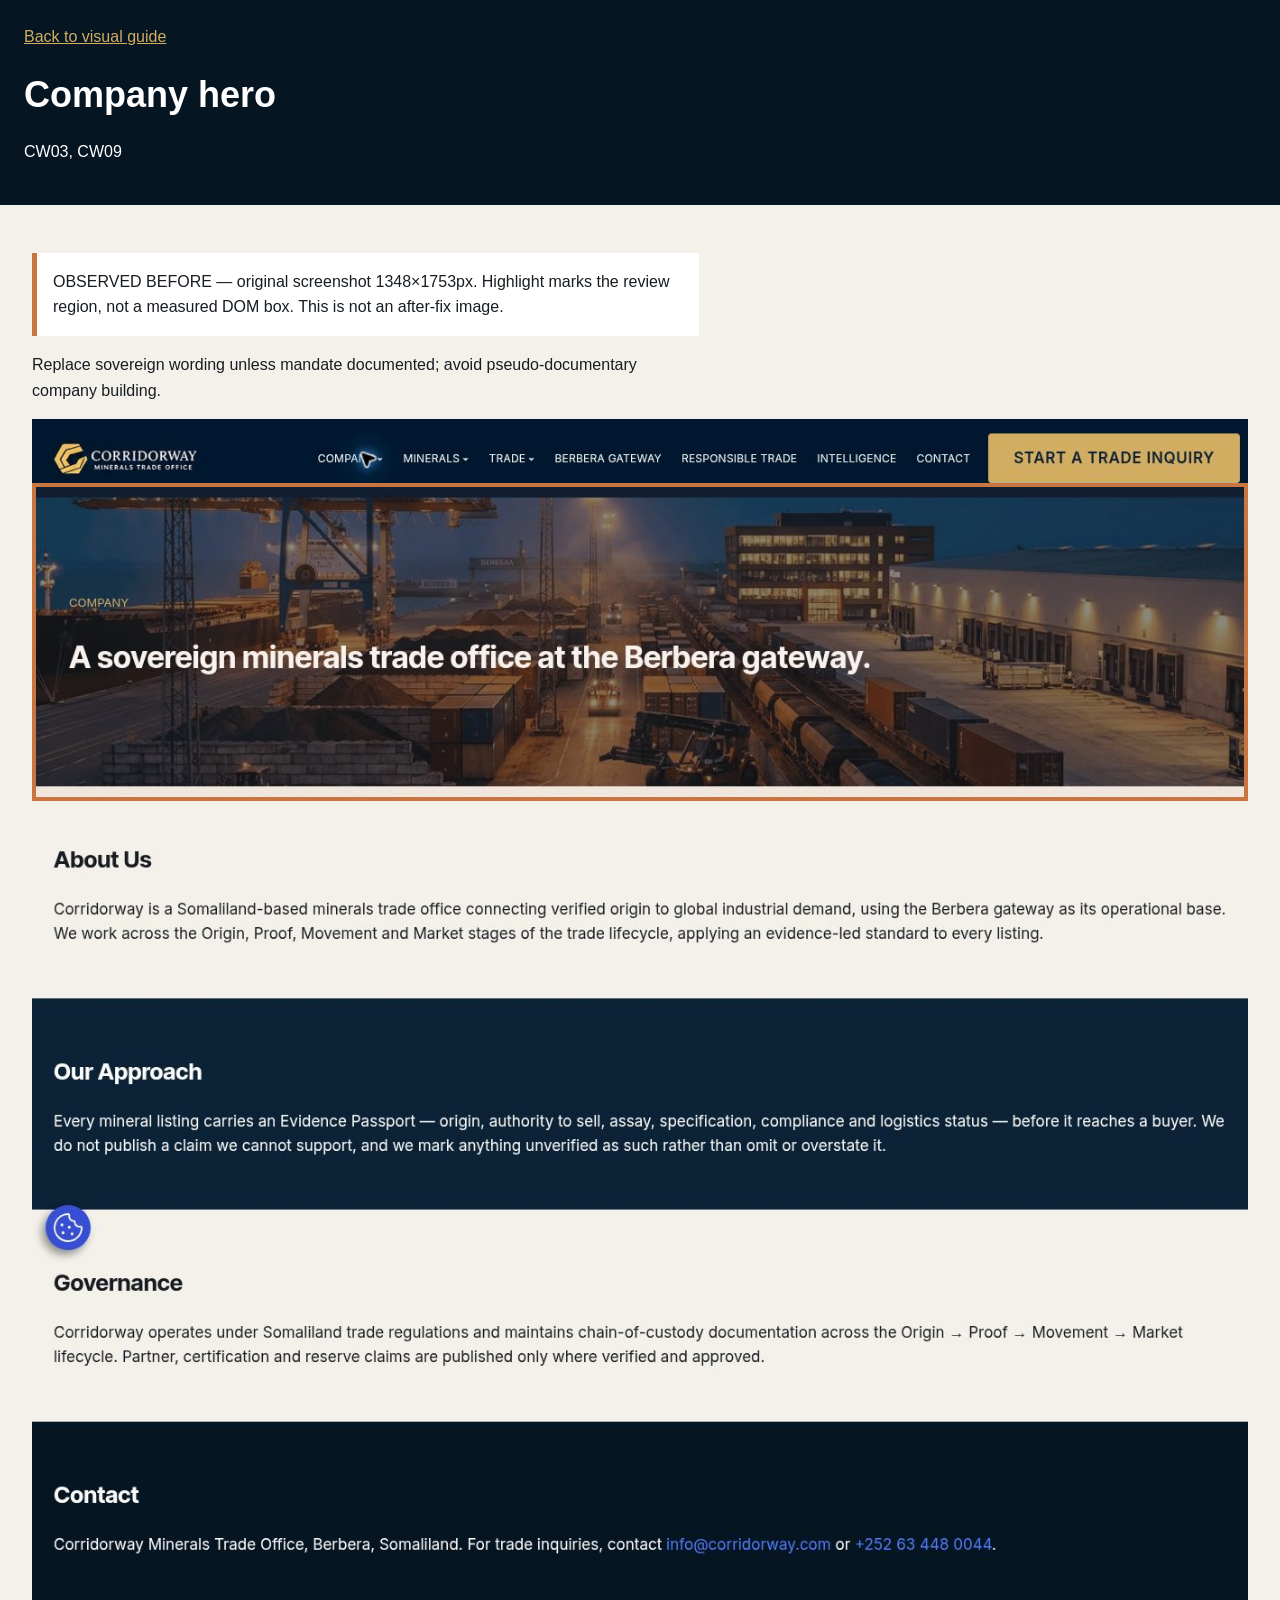
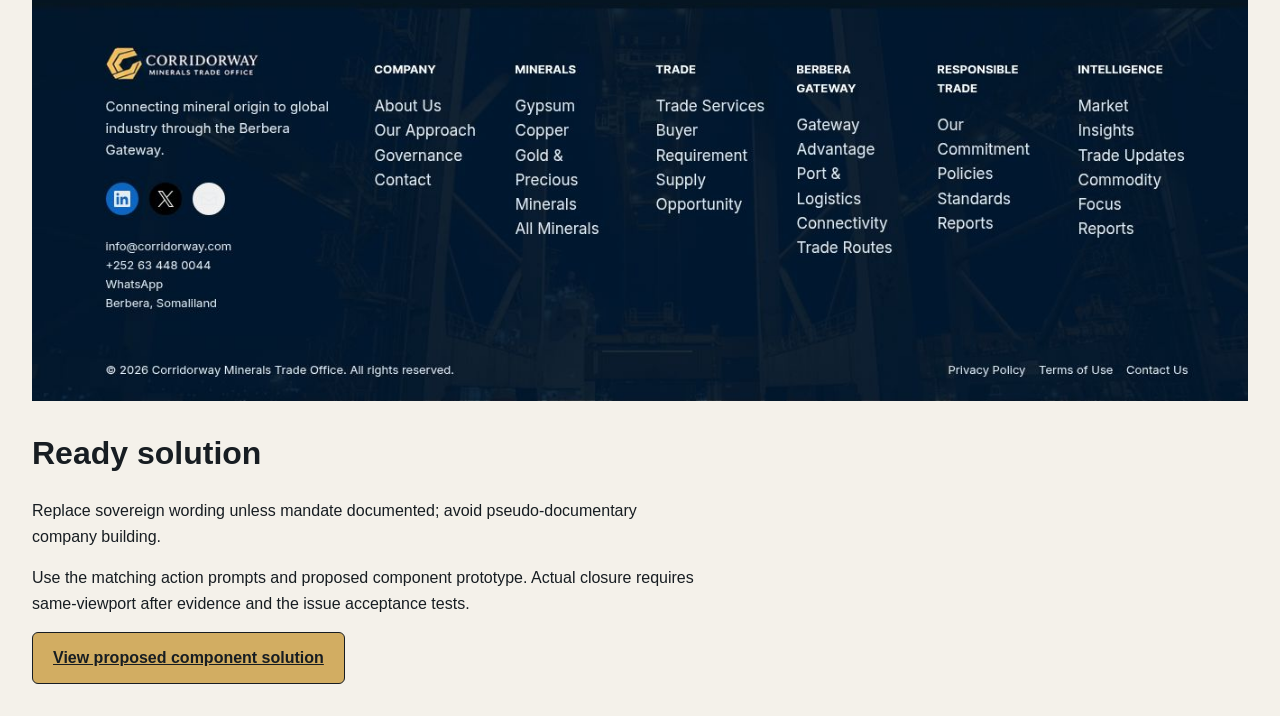
<file: audit/2026-09-29/06_VISUAL_REVIEW/company-evidence.html>
<!doctype html><html lang="en"><meta charset="utf-8"><meta name="viewport" content="width=device-width,initial-scale=1"><title>Company hero</title><style>*{box-sizing:border-box}body{margin:0;font:16px/1.6 Inter,Arial,sans-serif;background:#F4F1EA;color:#171D22}a{color:#2446ac}header,footer{background:#061522;color:white;padding:24px}header a,footer a{color:#D2AD62}main{max-width:1280px;margin:auto;padding:32px}h1,h2,h3{font-family:"Inter Tight",Inter,Arial,sans-serif;line-height:1.15}h1{font-size:clamp(36px,5vw,72px)}h2{font-size:32px}h3{font-size:22px}p{max-width:75ch}.grid{display:grid;grid-template-columns:repeat(auto-fit,minmax(min(100%,300px),1fr));gap:24px}.card{background:white;border:1px solid #c2cbd2;padding:24px;border-radius:8px}img{max-width:100%;height:auto}.badge{background:#061522;color:white;display:inline-block;border-radius:4px;padding:4px 10px;font-size:14px}.warn{border-left:5px solid #C87542;padding:16px;background:white}table{border-collapse:collapse;width:100%;font-size:14px}td,th{border:1px solid #c2cbd2;text-align:left;padding:12px;vertical-align:top}button,.button{min-height:48px;padding:12px 20px;border-radius:6px;font-size:16px;background:#D2AD62;color:#171D22;font-weight:600;border:1px solid #171D22;display:inline-block}button:focus-visible,a:focus-visible,input:focus-visible,select:focus-visible,textarea:focus-visible{outline:3px solid #4D7CFE;outline-offset:3px}label{display:block;font-weight:600;margin-top:24px}input,select,textarea{width:100%;min-height:48px;font:inherit;padding:12px;border:1px solid #637582;border-radius:6px}nav{display:flex;flex-wrap:wrap;gap:24px}section{margin:40px 0}.dark{background:#0B2237;color:white;padding:32px;border-radius:8px}.check{display:flex;gap:12px;align-items:start}.check input{width:24px;min-height:24px;margin-top:28px}.check label{font-weight:400}.skip{position:absolute;left:12px;top:-100px}.skip:focus{top:12px}.preview{border:2px solid #C87542;padding:8px;background:#fff4df;font-size:14px}code{overflow-wrap:anywhere} @media(max-width:640px){main{padding:20px}h2{font-size:28px}.dark{padding:20px}}</style><body><header><a href="index.html">Back to visual guide</a><h1 style="font-size:36px">Company hero</h1><p>CW03, CW09</p></header><main><p class="warn">OBSERVED BEFORE — original screenshot 1348×1753px. Highlight marks the review region, not a measured DOM box. This is not an after-fix image.</p><p>Replace sovereign wording unless mandate documented; avoid pseudo-documentary company building.</p><div style="position:relative"><img src="../01_AUDIT_AND_EVIDENCE/evidence/company.jpg" alt="Original desktop audit screenshot of company"><div style="pointer-events:none;position:absolute;left:0%;top:4%;width:100%;height:20%;border:4px solid #C87542;background:rgba(200,117,66,.08)"></div></div><h2>Ready solution</h2><p>Replace sovereign wording unless mandate documented; avoid pseudo-documentary company building.</p><p>Use the matching action prompts and proposed component prototype. Actual closure requires same-viewport after evidence and the issue acceptance tests.</p><a class="button" href="proposed-components.html">View proposed component solution</a></main></body></html>
</file>
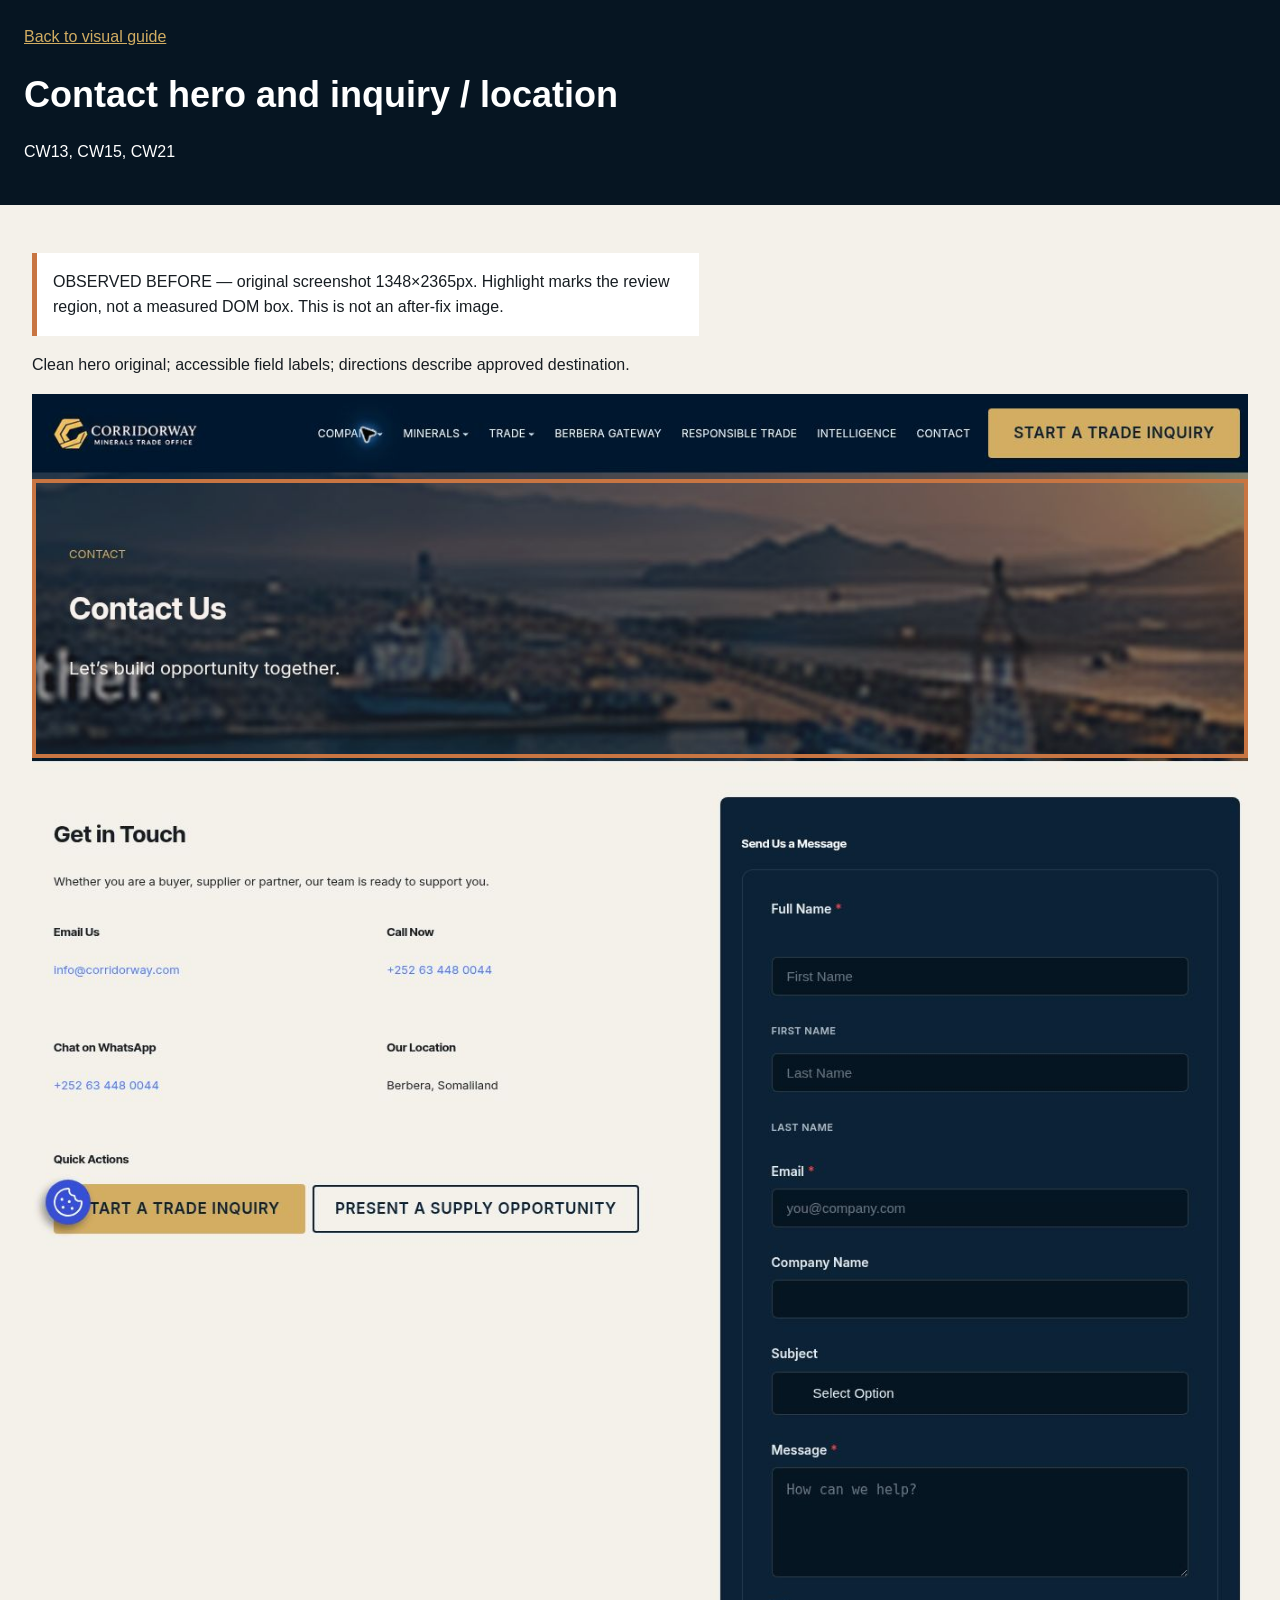
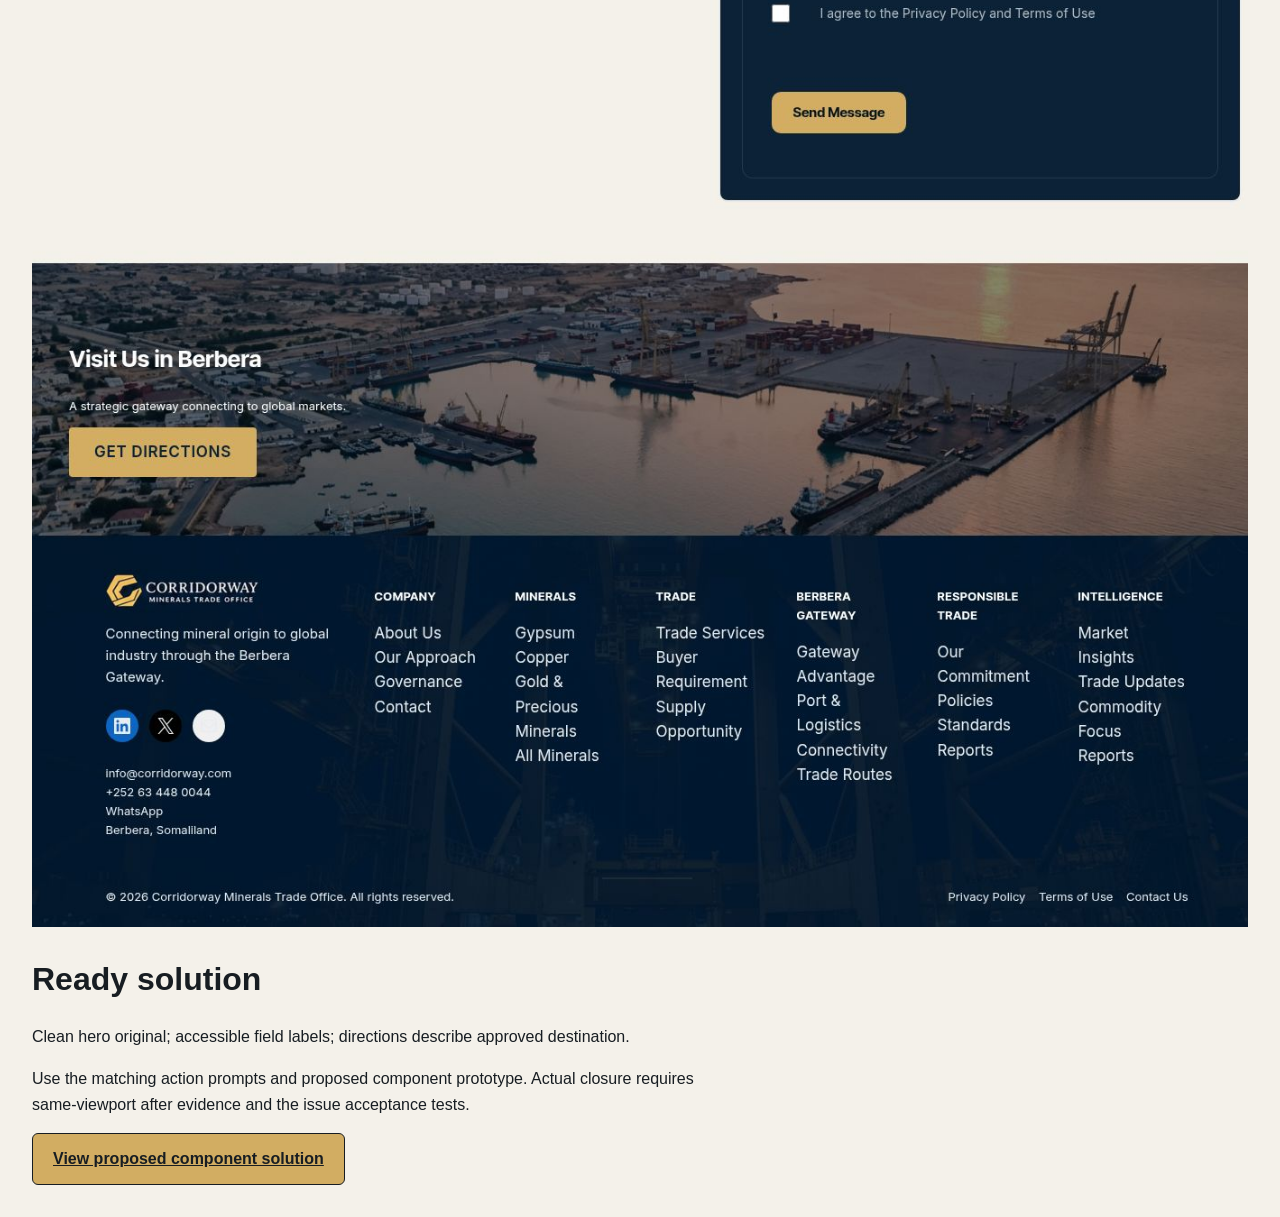
<file: audit/2026-09-29/06_VISUAL_REVIEW/contact-evidence.html>
<!doctype html><html lang="en"><meta charset="utf-8"><meta name="viewport" content="width=device-width,initial-scale=1"><title>Contact hero and inquiry / location</title><style>*{box-sizing:border-box}body{margin:0;font:16px/1.6 Inter,Arial,sans-serif;background:#F4F1EA;color:#171D22}a{color:#2446ac}header,footer{background:#061522;color:white;padding:24px}header a,footer a{color:#D2AD62}main{max-width:1280px;margin:auto;padding:32px}h1,h2,h3{font-family:"Inter Tight",Inter,Arial,sans-serif;line-height:1.15}h1{font-size:clamp(36px,5vw,72px)}h2{font-size:32px}h3{font-size:22px}p{max-width:75ch}.grid{display:grid;grid-template-columns:repeat(auto-fit,minmax(min(100%,300px),1fr));gap:24px}.card{background:white;border:1px solid #c2cbd2;padding:24px;border-radius:8px}img{max-width:100%;height:auto}.badge{background:#061522;color:white;display:inline-block;border-radius:4px;padding:4px 10px;font-size:14px}.warn{border-left:5px solid #C87542;padding:16px;background:white}table{border-collapse:collapse;width:100%;font-size:14px}td,th{border:1px solid #c2cbd2;text-align:left;padding:12px;vertical-align:top}button,.button{min-height:48px;padding:12px 20px;border-radius:6px;font-size:16px;background:#D2AD62;color:#171D22;font-weight:600;border:1px solid #171D22;display:inline-block}button:focus-visible,a:focus-visible,input:focus-visible,select:focus-visible,textarea:focus-visible{outline:3px solid #4D7CFE;outline-offset:3px}label{display:block;font-weight:600;margin-top:24px}input,select,textarea{width:100%;min-height:48px;font:inherit;padding:12px;border:1px solid #637582;border-radius:6px}nav{display:flex;flex-wrap:wrap;gap:24px}section{margin:40px 0}.dark{background:#0B2237;color:white;padding:32px;border-radius:8px}.check{display:flex;gap:12px;align-items:start}.check input{width:24px;min-height:24px;margin-top:28px}.check label{font-weight:400}.skip{position:absolute;left:12px;top:-100px}.skip:focus{top:12px}.preview{border:2px solid #C87542;padding:8px;background:#fff4df;font-size:14px}code{overflow-wrap:anywhere} @media(max-width:640px){main{padding:20px}h2{font-size:28px}.dark{padding:20px}}</style><body><header><a href="index.html">Back to visual guide</a><h1 style="font-size:36px">Contact hero and inquiry / location</h1><p>CW13, CW15, CW21</p></header><main><p class="warn">OBSERVED BEFORE — original screenshot 1348×2365px. Highlight marks the review region, not a measured DOM box. This is not an after-fix image.</p><p>Clean hero original; accessible field labels; directions describe approved destination.</p><div style="position:relative"><img src="../01_AUDIT_AND_EVIDENCE/evidence/contact.jpg" alt="Original desktop audit screenshot of contact"><div style="pointer-events:none;position:absolute;left:0%;top:4%;width:100%;height:13%;border:4px solid #C87542;background:rgba(200,117,66,.08)"></div></div><h2>Ready solution</h2><p>Clean hero original; accessible field labels; directions describe approved destination.</p><p>Use the matching action prompts and proposed component prototype. Actual closure requires same-viewport after evidence and the issue acceptance tests.</p><a class="button" href="proposed-components.html">View proposed component solution</a></main></body></html>
</file>
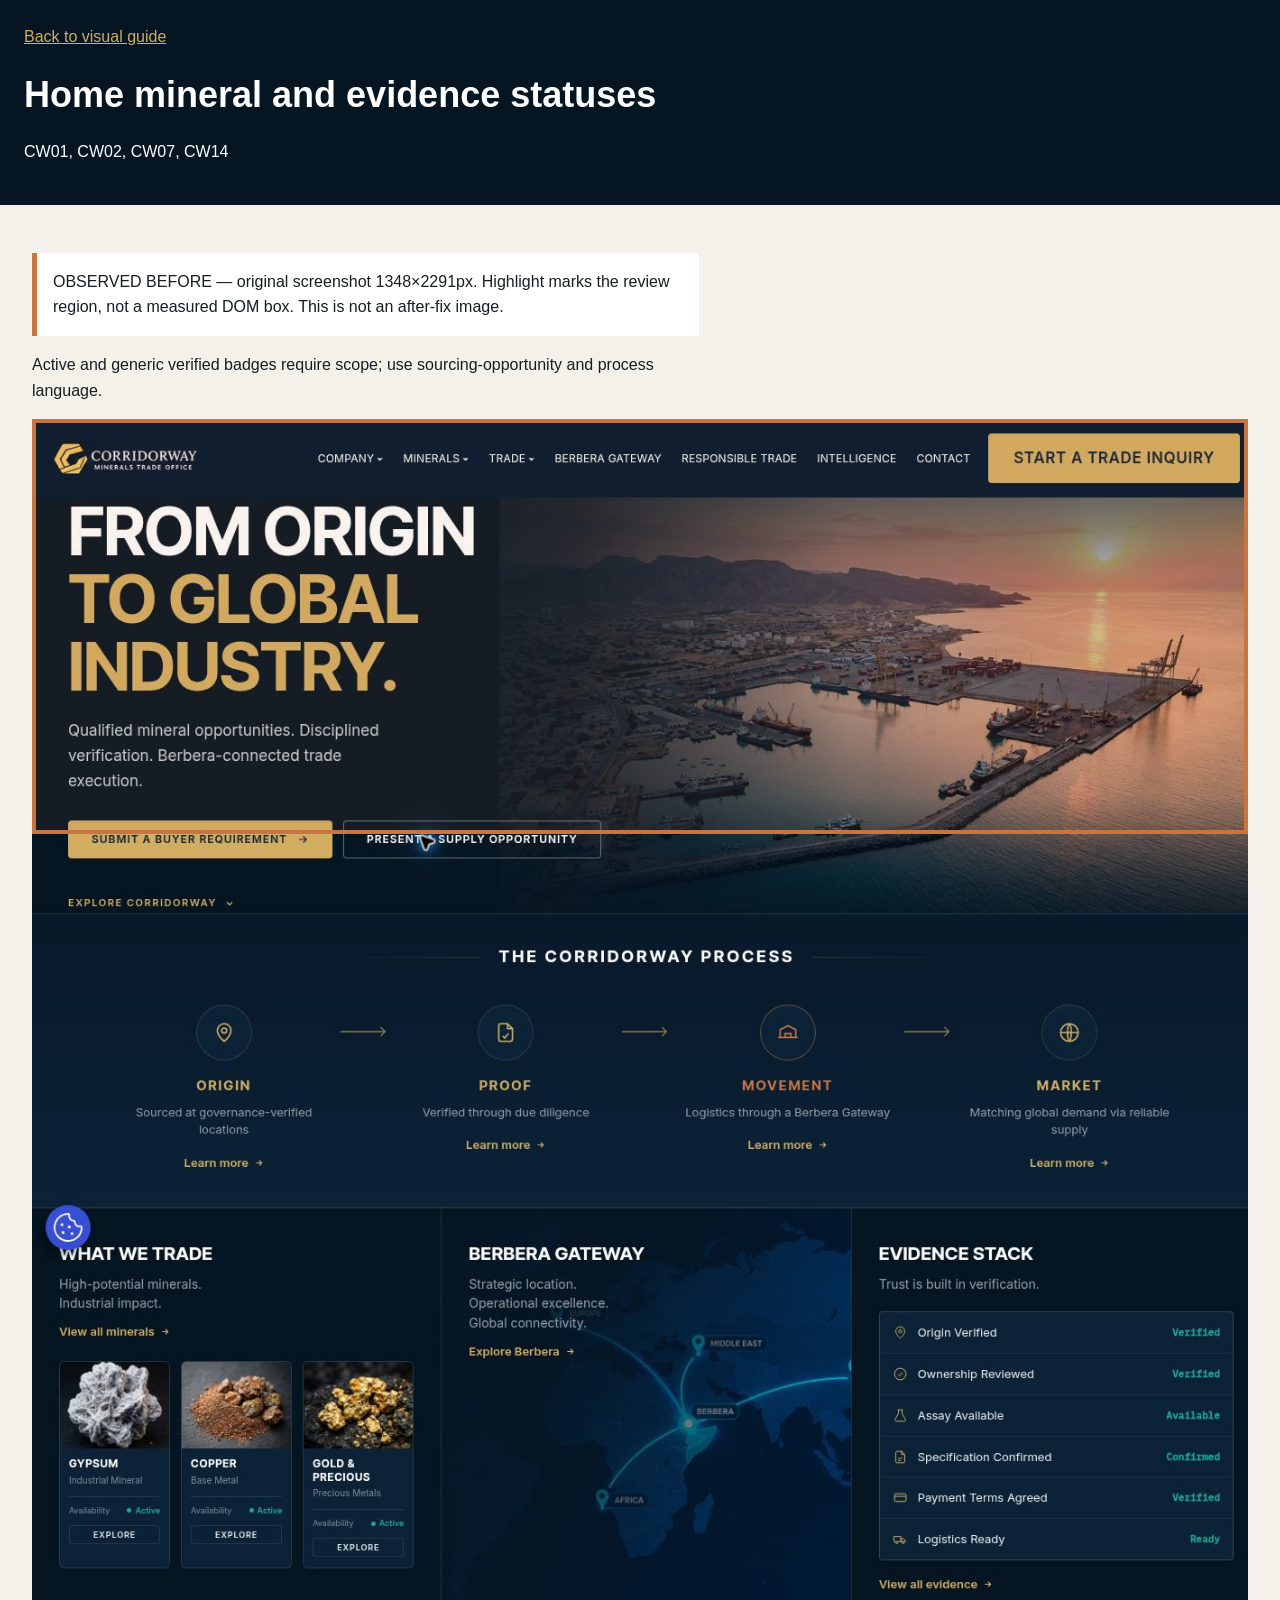
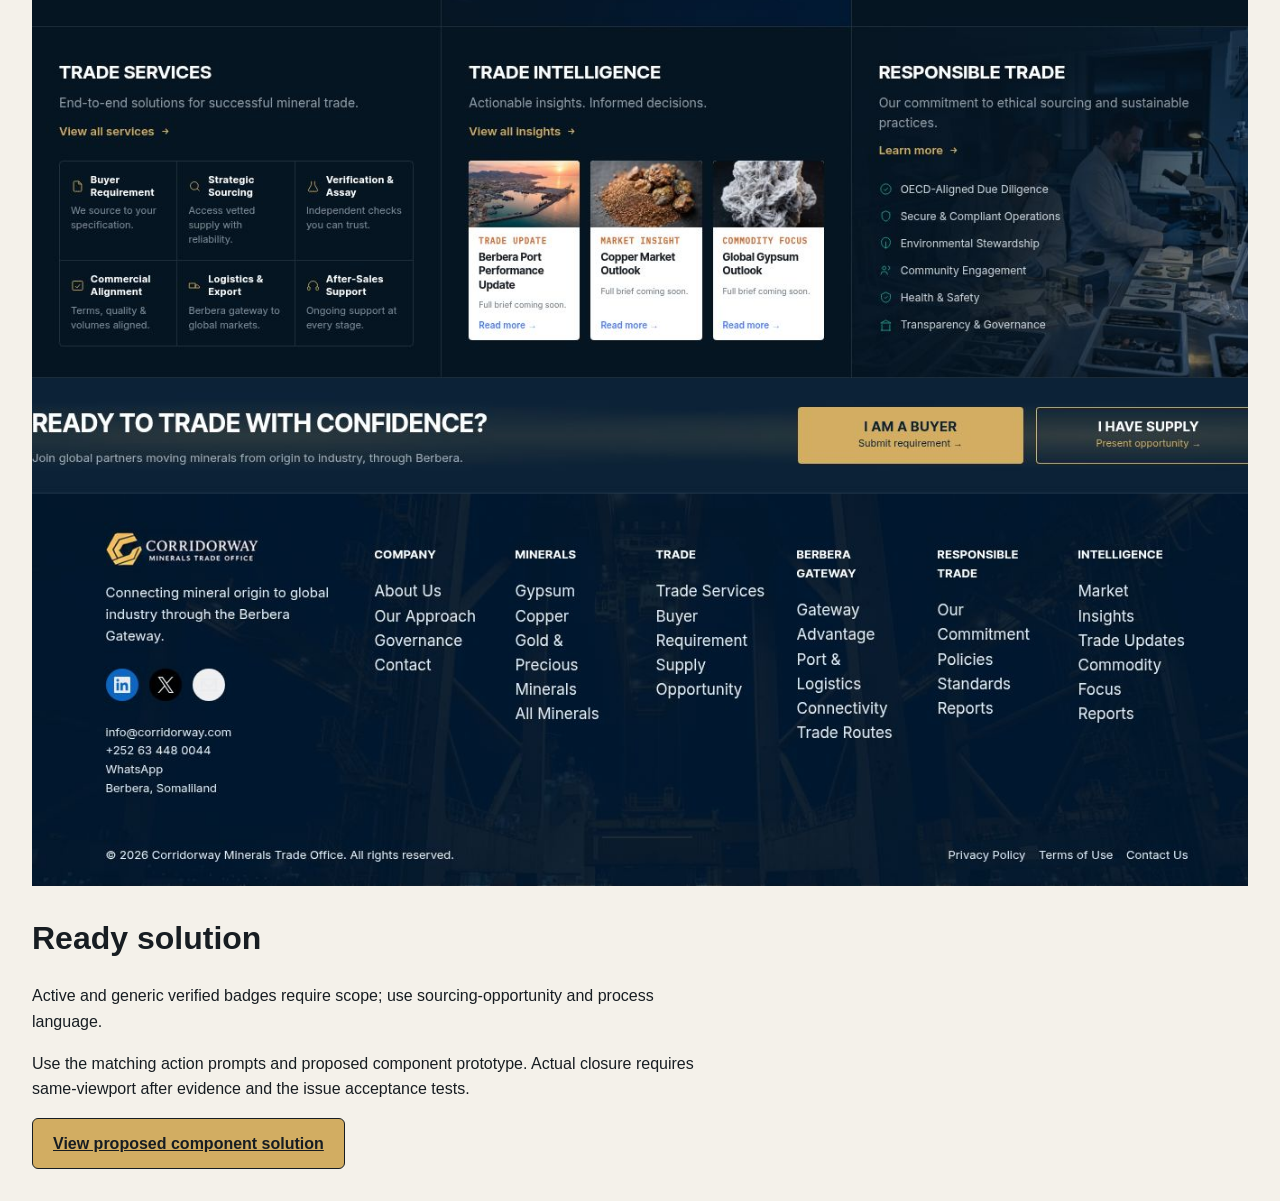
<file: audit/2026-09-29/06_VISUAL_REVIEW/home-evidence.html>
<!doctype html><html lang="en"><meta charset="utf-8"><meta name="viewport" content="width=device-width,initial-scale=1"><title>Home mineral and evidence statuses</title><style>*{box-sizing:border-box}body{margin:0;font:16px/1.6 Inter,Arial,sans-serif;background:#F4F1EA;color:#171D22}a{color:#2446ac}header,footer{background:#061522;color:white;padding:24px}header a,footer a{color:#D2AD62}main{max-width:1280px;margin:auto;padding:32px}h1,h2,h3{font-family:"Inter Tight",Inter,Arial,sans-serif;line-height:1.15}h1{font-size:clamp(36px,5vw,72px)}h2{font-size:32px}h3{font-size:22px}p{max-width:75ch}.grid{display:grid;grid-template-columns:repeat(auto-fit,minmax(min(100%,300px),1fr));gap:24px}.card{background:white;border:1px solid #c2cbd2;padding:24px;border-radius:8px}img{max-width:100%;height:auto}.badge{background:#061522;color:white;display:inline-block;border-radius:4px;padding:4px 10px;font-size:14px}.warn{border-left:5px solid #C87542;padding:16px;background:white}table{border-collapse:collapse;width:100%;font-size:14px}td,th{border:1px solid #c2cbd2;text-align:left;padding:12px;vertical-align:top}button,.button{min-height:48px;padding:12px 20px;border-radius:6px;font-size:16px;background:#D2AD62;color:#171D22;font-weight:600;border:1px solid #171D22;display:inline-block}button:focus-visible,a:focus-visible,input:focus-visible,select:focus-visible,textarea:focus-visible{outline:3px solid #4D7CFE;outline-offset:3px}label{display:block;font-weight:600;margin-top:24px}input,select,textarea{width:100%;min-height:48px;font:inherit;padding:12px;border:1px solid #637582;border-radius:6px}nav{display:flex;flex-wrap:wrap;gap:24px}section{margin:40px 0}.dark{background:#0B2237;color:white;padding:32px;border-radius:8px}.check{display:flex;gap:12px;align-items:start}.check input{width:24px;min-height:24px;margin-top:28px}.check label{font-weight:400}.skip{position:absolute;left:12px;top:-100px}.skip:focus{top:12px}.preview{border:2px solid #C87542;padding:8px;background:#fff4df;font-size:14px}code{overflow-wrap:anywhere} @media(max-width:640px){main{padding:20px}h2{font-size:28px}.dark{padding:20px}}</style><body><header><a href="index.html">Back to visual guide</a><h1 style="font-size:36px">Home mineral and evidence statuses</h1><p>CW01, CW02, CW07, CW14</p></header><main><p class="warn">OBSERVED BEFORE — original screenshot 1348×2291px. Highlight marks the review region, not a measured DOM box. This is not an after-fix image.</p><p>Active and generic verified badges require scope; use sourcing-opportunity and process language.</p><div style="position:relative"><img src="../01_AUDIT_AND_EVIDENCE/evidence/home.jpg" alt="Original desktop audit screenshot of home"><div style="pointer-events:none;position:absolute;left:0%;top:0%;width:100%;height:20%;border:4px solid #C87542;background:rgba(200,117,66,.08)"></div></div><h2>Ready solution</h2><p>Active and generic verified badges require scope; use sourcing-opportunity and process language.</p><p>Use the matching action prompts and proposed component prototype. Actual closure requires same-viewport after evidence and the issue acceptance tests.</p><a class="button" href="proposed-components.html">View proposed component solution</a></main></body></html>
</file>
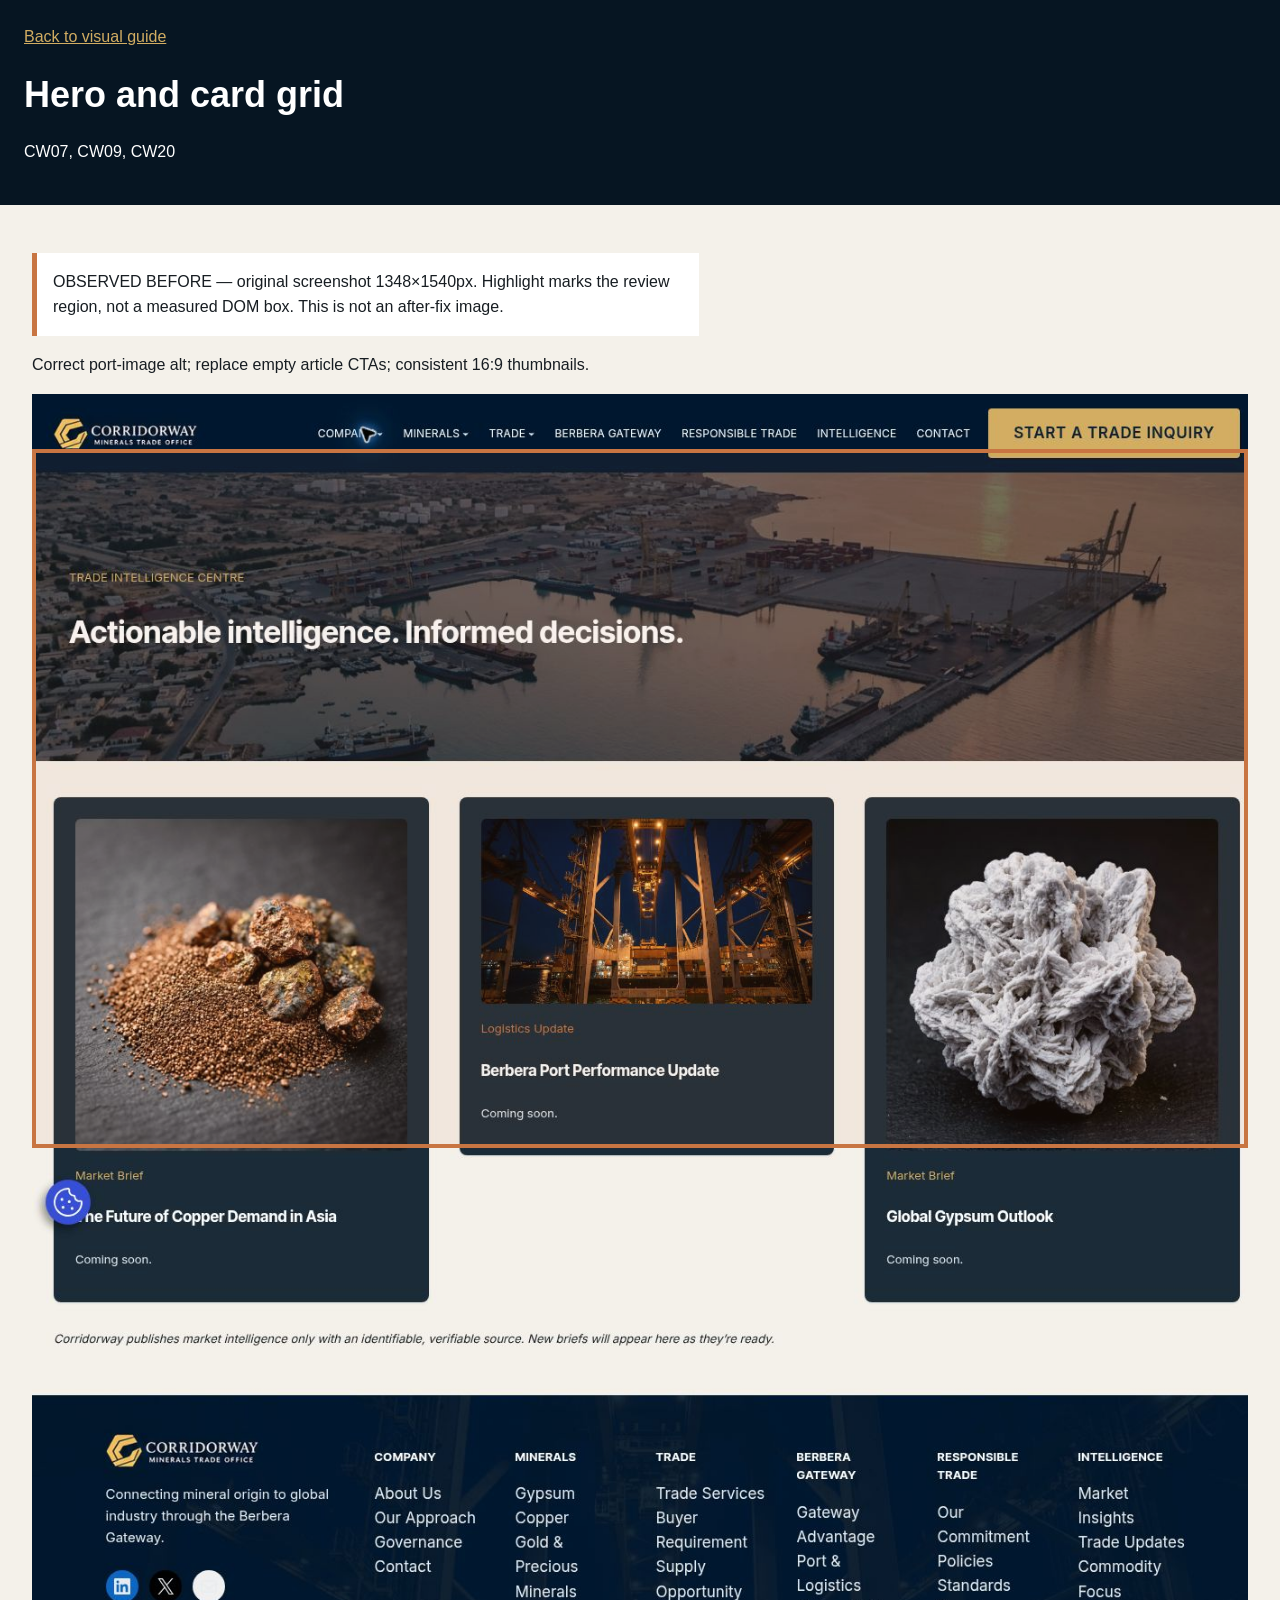
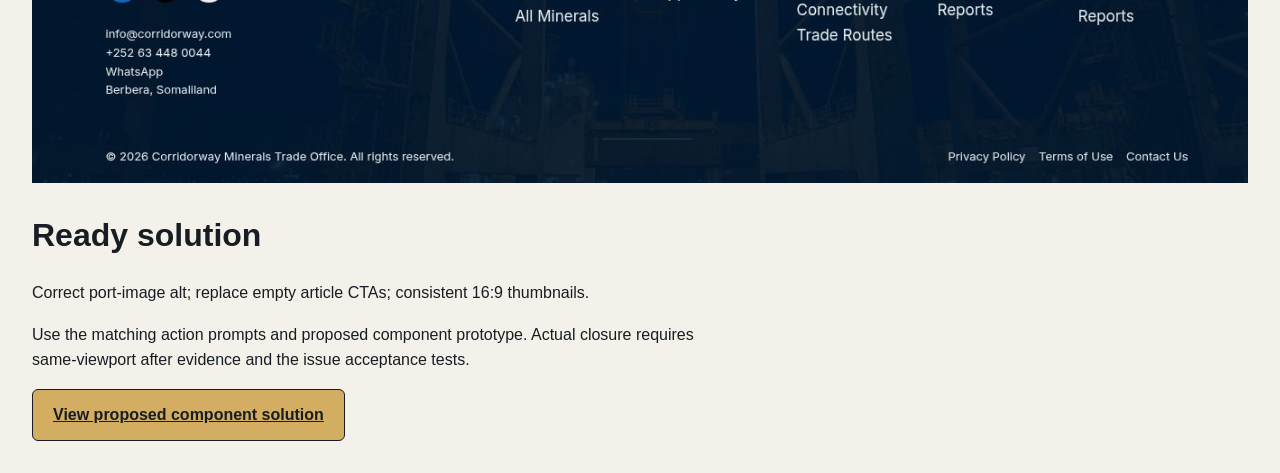
<file: audit/2026-09-29/06_VISUAL_REVIEW/intelligence-evidence.html>
<!doctype html><html lang="en"><meta charset="utf-8"><meta name="viewport" content="width=device-width,initial-scale=1"><title>Hero and card grid</title><style>*{box-sizing:border-box}body{margin:0;font:16px/1.6 Inter,Arial,sans-serif;background:#F4F1EA;color:#171D22}a{color:#2446ac}header,footer{background:#061522;color:white;padding:24px}header a,footer a{color:#D2AD62}main{max-width:1280px;margin:auto;padding:32px}h1,h2,h3{font-family:"Inter Tight",Inter,Arial,sans-serif;line-height:1.15}h1{font-size:clamp(36px,5vw,72px)}h2{font-size:32px}h3{font-size:22px}p{max-width:75ch}.grid{display:grid;grid-template-columns:repeat(auto-fit,minmax(min(100%,300px),1fr));gap:24px}.card{background:white;border:1px solid #c2cbd2;padding:24px;border-radius:8px}img{max-width:100%;height:auto}.badge{background:#061522;color:white;display:inline-block;border-radius:4px;padding:4px 10px;font-size:14px}.warn{border-left:5px solid #C87542;padding:16px;background:white}table{border-collapse:collapse;width:100%;font-size:14px}td,th{border:1px solid #c2cbd2;text-align:left;padding:12px;vertical-align:top}button,.button{min-height:48px;padding:12px 20px;border-radius:6px;font-size:16px;background:#D2AD62;color:#171D22;font-weight:600;border:1px solid #171D22;display:inline-block}button:focus-visible,a:focus-visible,input:focus-visible,select:focus-visible,textarea:focus-visible{outline:3px solid #4D7CFE;outline-offset:3px}label{display:block;font-weight:600;margin-top:24px}input,select,textarea{width:100%;min-height:48px;font:inherit;padding:12px;border:1px solid #637582;border-radius:6px}nav{display:flex;flex-wrap:wrap;gap:24px}section{margin:40px 0}.dark{background:#0B2237;color:white;padding:32px;border-radius:8px}.check{display:flex;gap:12px;align-items:start}.check input{width:24px;min-height:24px;margin-top:28px}.check label{font-weight:400}.skip{position:absolute;left:12px;top:-100px}.skip:focus{top:12px}.preview{border:2px solid #C87542;padding:8px;background:#fff4df;font-size:14px}code{overflow-wrap:anywhere} @media(max-width:640px){main{padding:20px}h2{font-size:28px}.dark{padding:20px}}</style><body><header><a href="index.html">Back to visual guide</a><h1 style="font-size:36px">Hero and card grid</h1><p>CW07, CW09, CW20</p></header><main><p class="warn">OBSERVED BEFORE — original screenshot 1348×1540px. Highlight marks the review region, not a measured DOM box. This is not an after-fix image.</p><p>Correct port-image alt; replace empty article CTAs; consistent 16:9 thumbnails.</p><div style="position:relative"><img src="../01_AUDIT_AND_EVIDENCE/evidence/intelligence.jpg" alt="Original desktop audit screenshot of intelligence"><div style="pointer-events:none;position:absolute;left:0%;top:4%;width:100%;height:50%;border:4px solid #C87542;background:rgba(200,117,66,.08)"></div></div><h2>Ready solution</h2><p>Correct port-image alt; replace empty article CTAs; consistent 16:9 thumbnails.</p><p>Use the matching action prompts and proposed component prototype. Actual closure requires same-viewport after evidence and the issue acceptance tests.</p><a class="button" href="proposed-components.html">View proposed component solution</a></main></body></html>
</file>
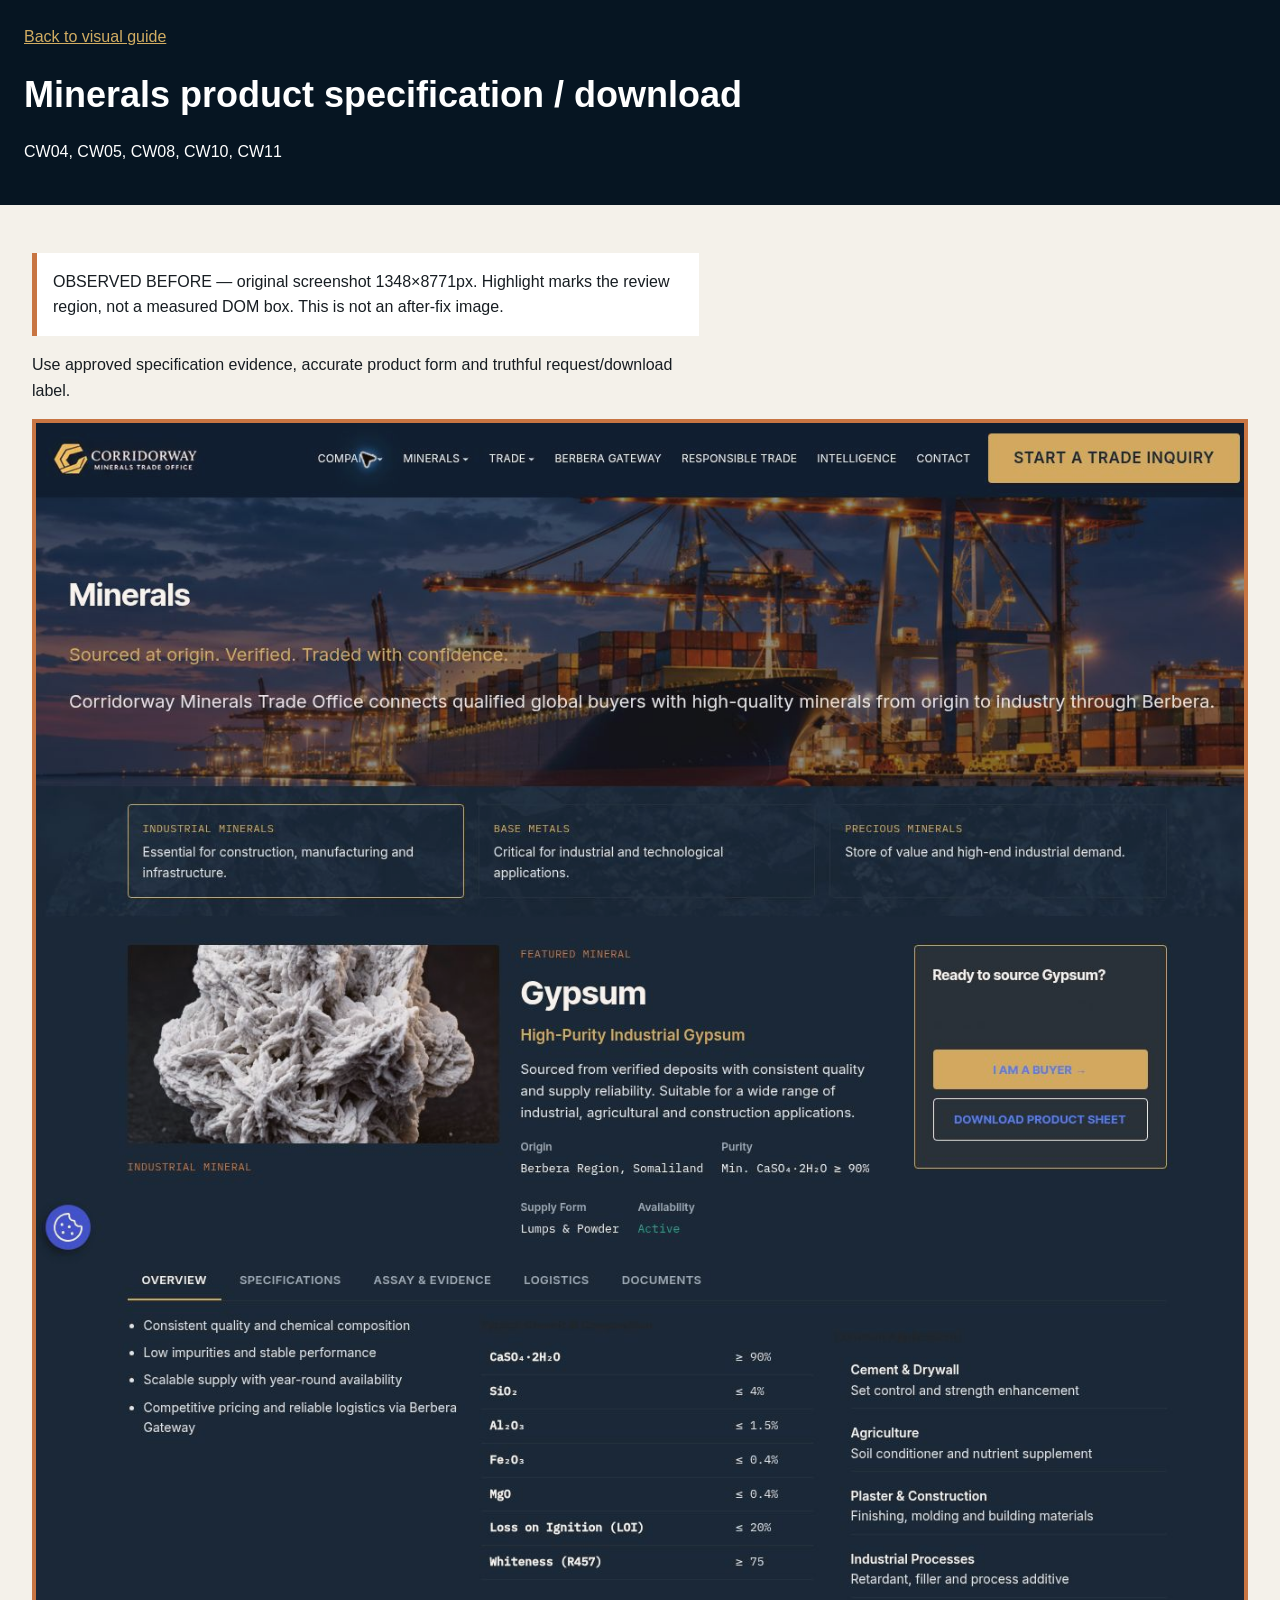
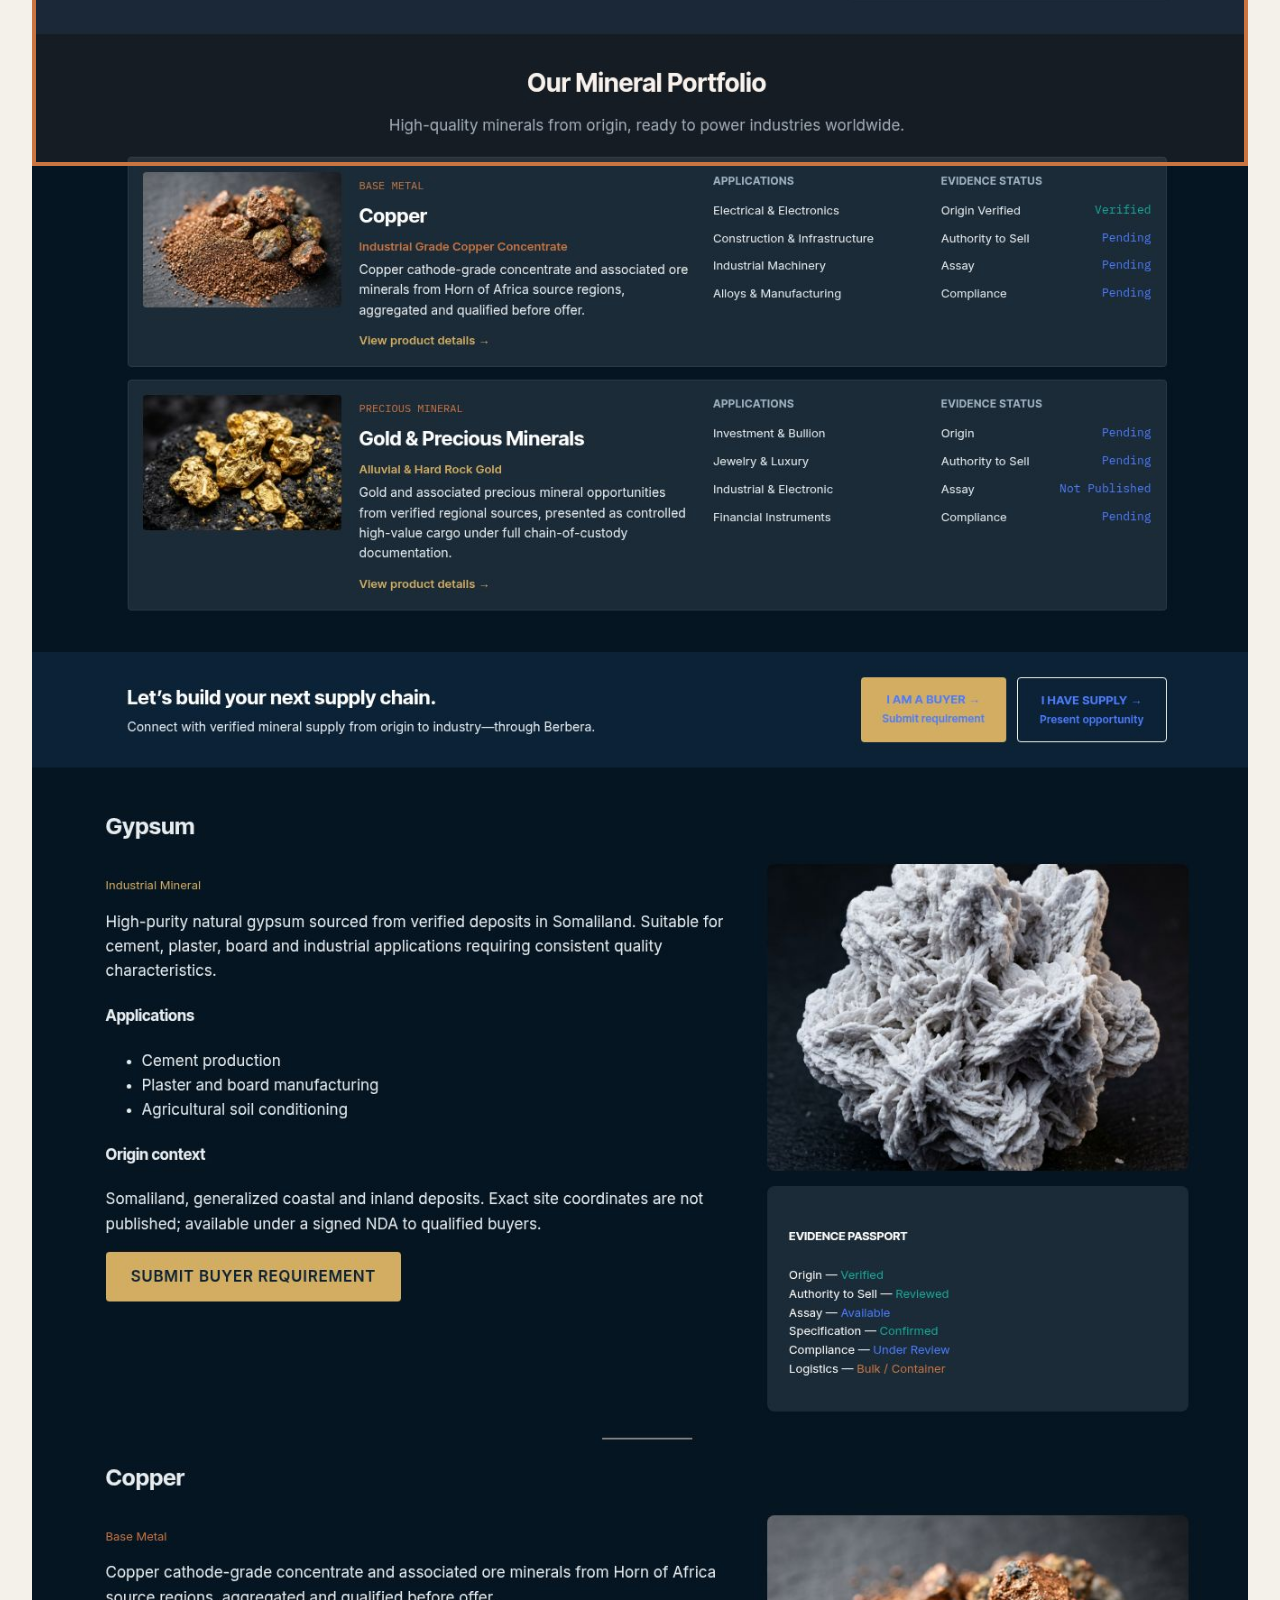
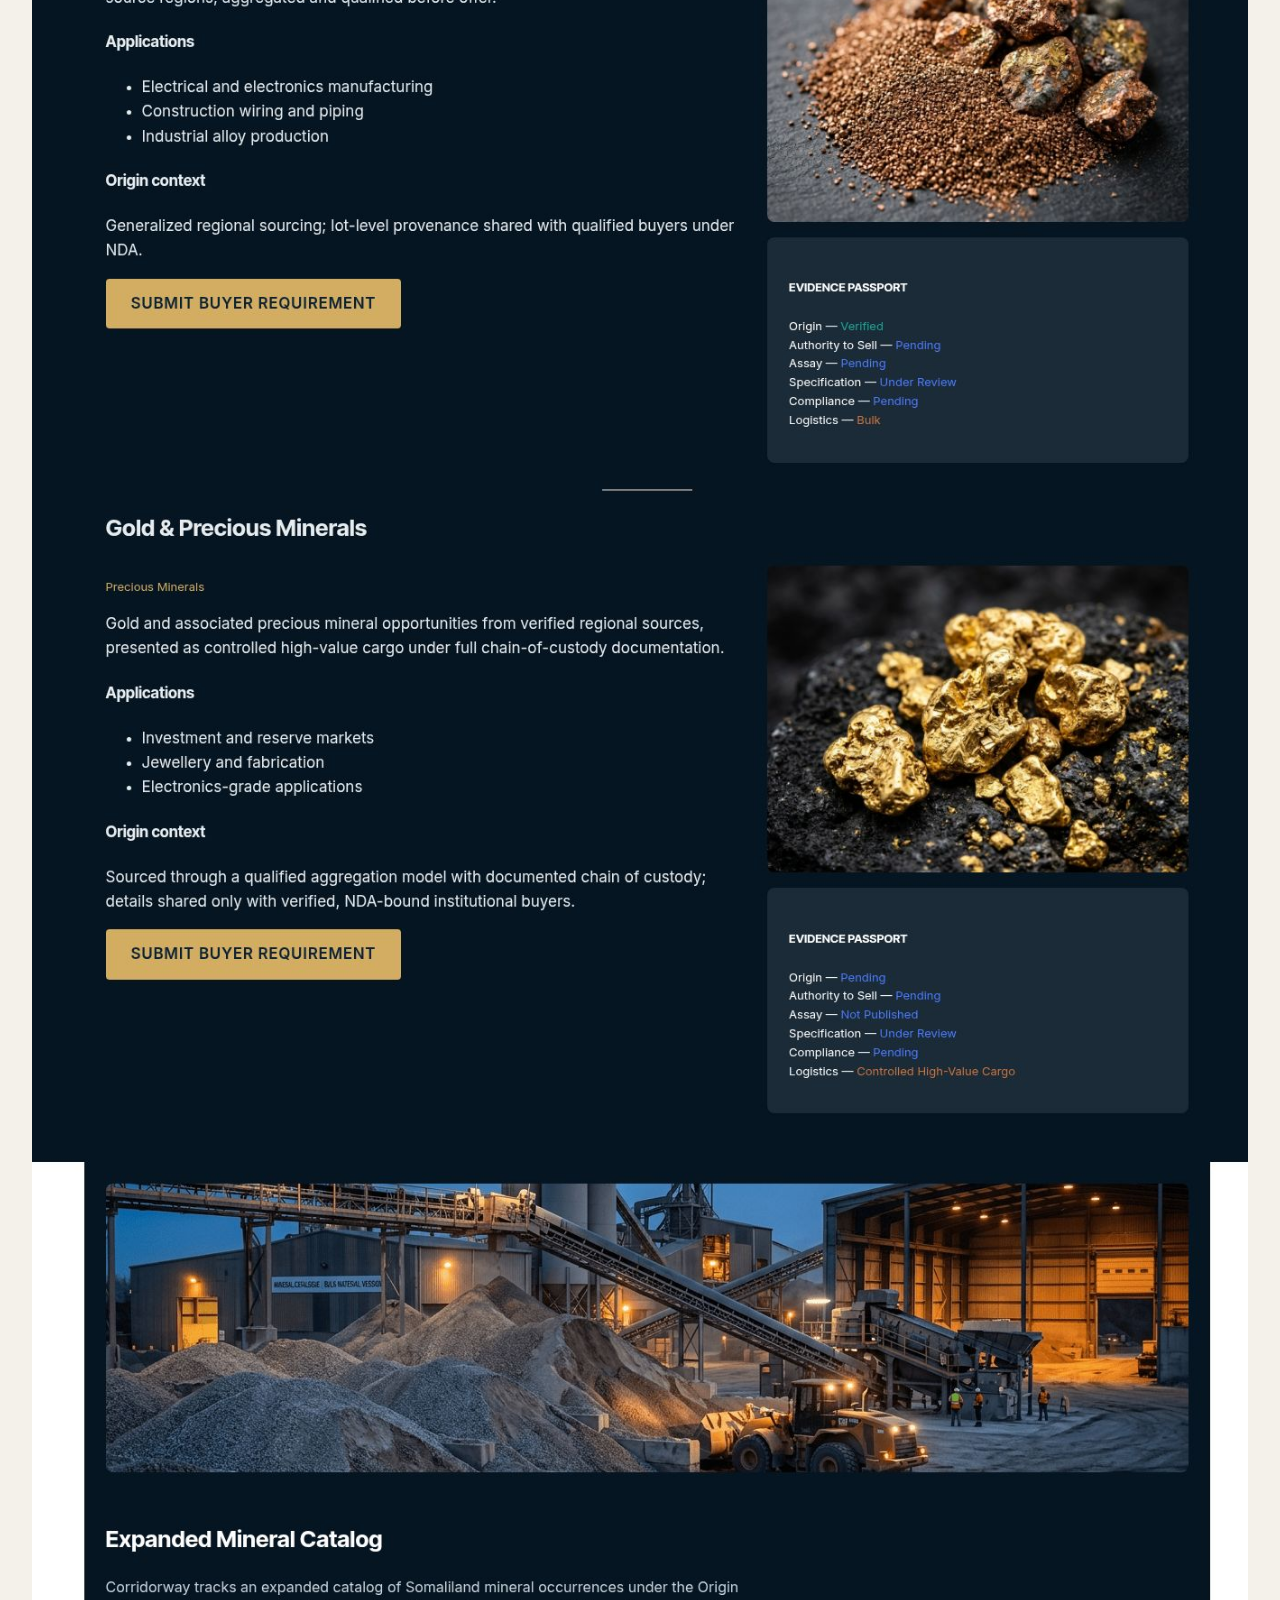
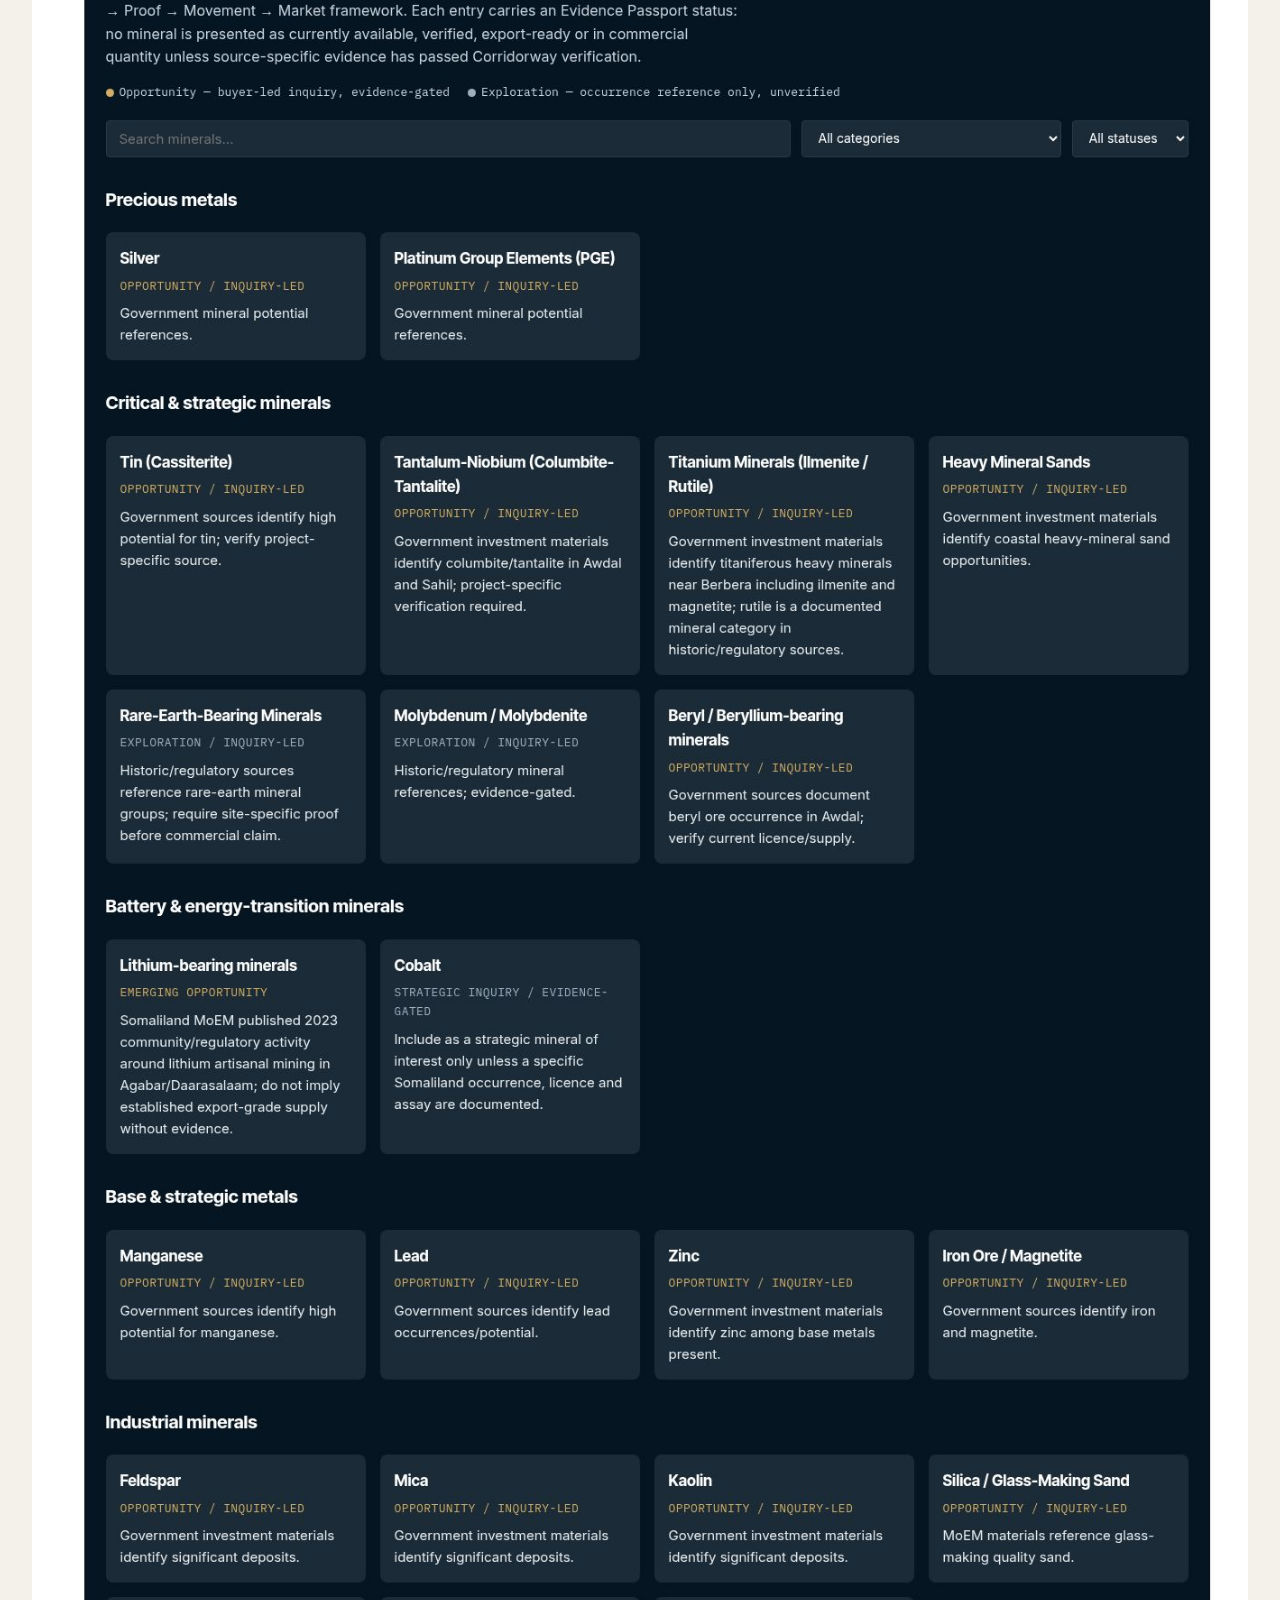
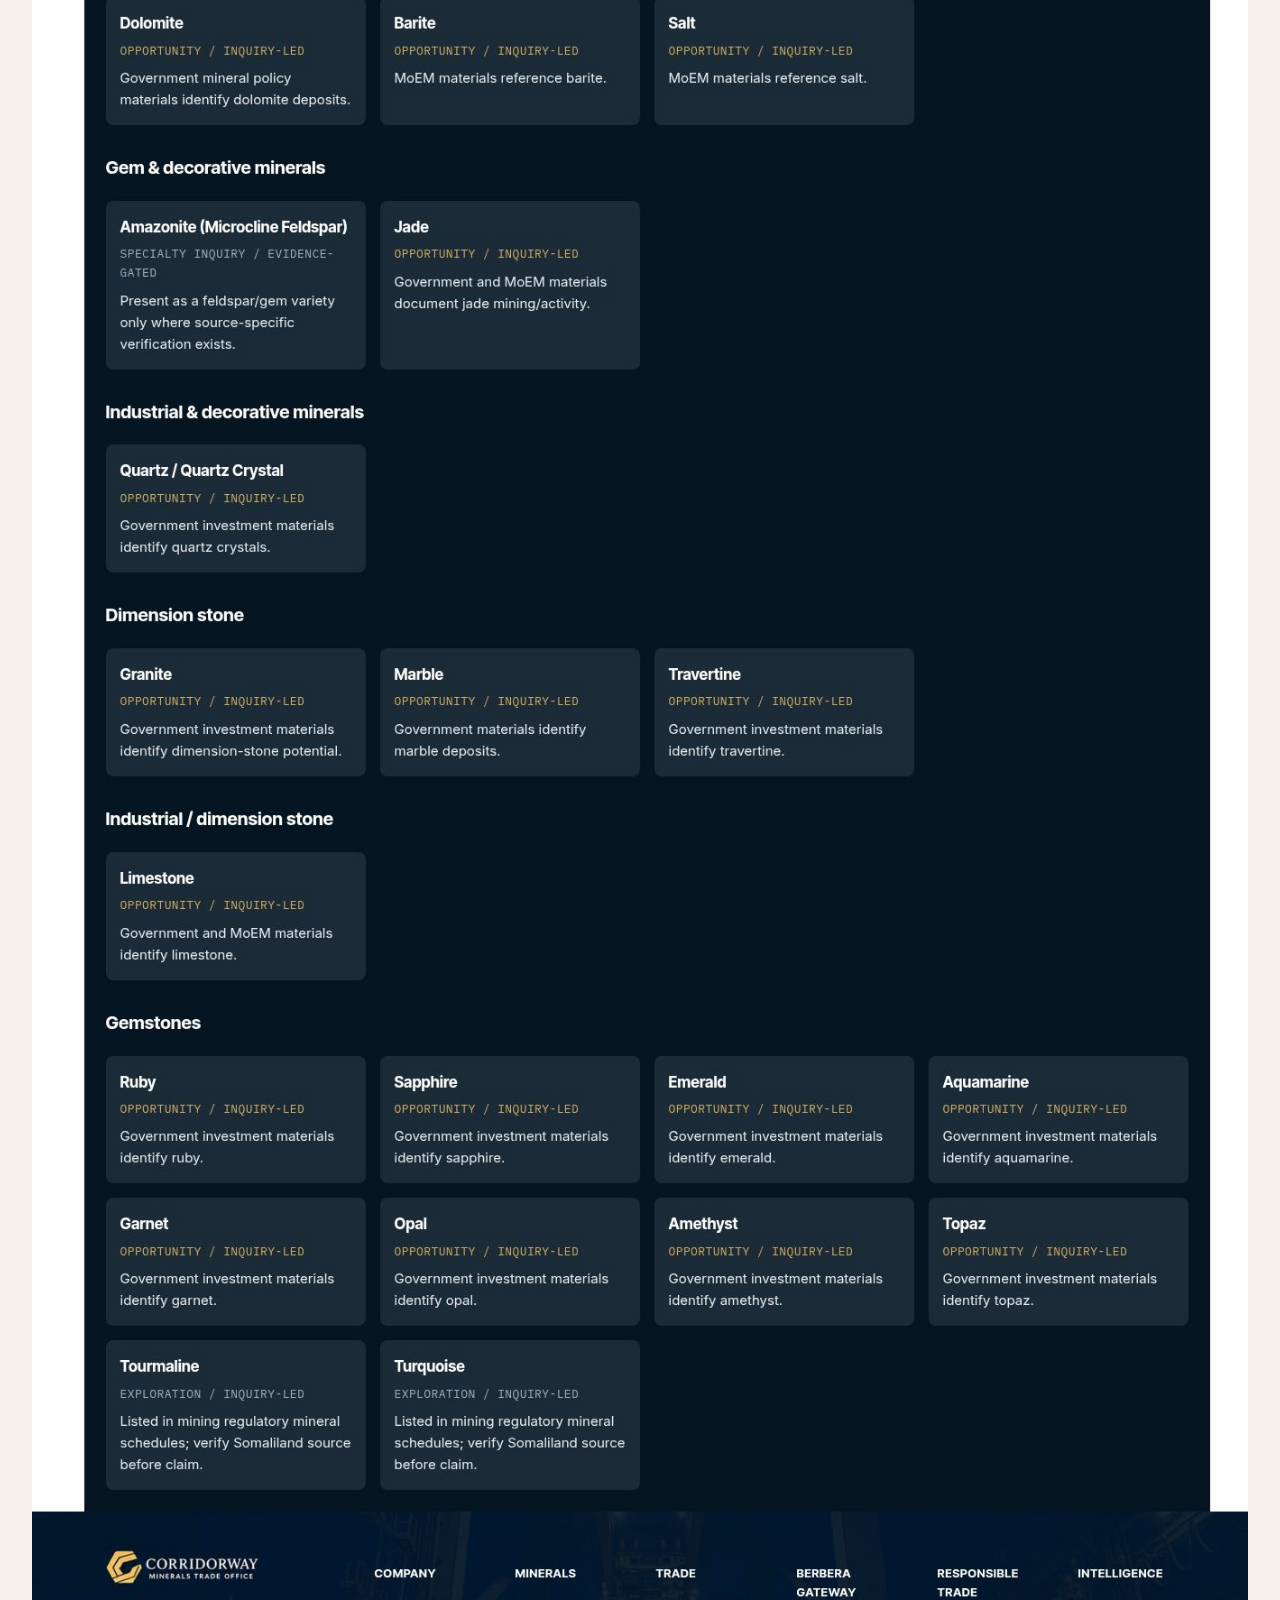
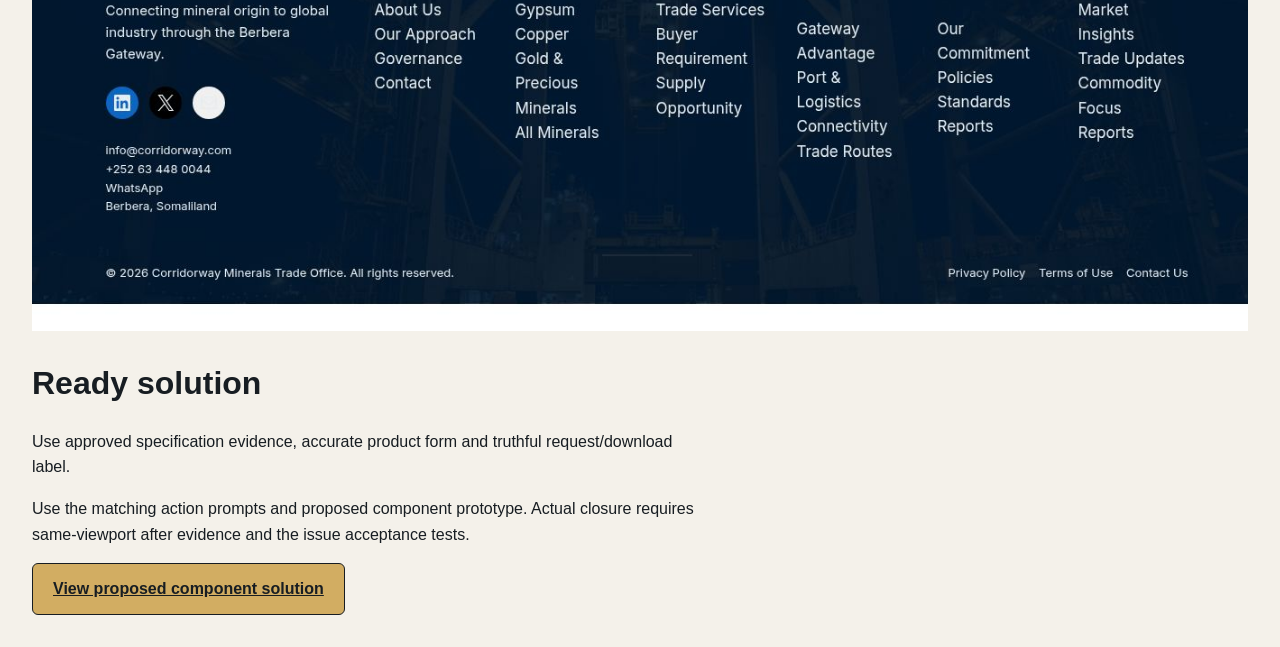
<file: audit/2026-09-29/06_VISUAL_REVIEW/minerals-evidence.html>
<!doctype html><html lang="en"><meta charset="utf-8"><meta name="viewport" content="width=device-width,initial-scale=1"><title>Minerals product specification / download</title><style>*{box-sizing:border-box}body{margin:0;font:16px/1.6 Inter,Arial,sans-serif;background:#F4F1EA;color:#171D22}a{color:#2446ac}header,footer{background:#061522;color:white;padding:24px}header a,footer a{color:#D2AD62}main{max-width:1280px;margin:auto;padding:32px}h1,h2,h3{font-family:"Inter Tight",Inter,Arial,sans-serif;line-height:1.15}h1{font-size:clamp(36px,5vw,72px)}h2{font-size:32px}h3{font-size:22px}p{max-width:75ch}.grid{display:grid;grid-template-columns:repeat(auto-fit,minmax(min(100%,300px),1fr));gap:24px}.card{background:white;border:1px solid #c2cbd2;padding:24px;border-radius:8px}img{max-width:100%;height:auto}.badge{background:#061522;color:white;display:inline-block;border-radius:4px;padding:4px 10px;font-size:14px}.warn{border-left:5px solid #C87542;padding:16px;background:white}table{border-collapse:collapse;width:100%;font-size:14px}td,th{border:1px solid #c2cbd2;text-align:left;padding:12px;vertical-align:top}button,.button{min-height:48px;padding:12px 20px;border-radius:6px;font-size:16px;background:#D2AD62;color:#171D22;font-weight:600;border:1px solid #171D22;display:inline-block}button:focus-visible,a:focus-visible,input:focus-visible,select:focus-visible,textarea:focus-visible{outline:3px solid #4D7CFE;outline-offset:3px}label{display:block;font-weight:600;margin-top:24px}input,select,textarea{width:100%;min-height:48px;font:inherit;padding:12px;border:1px solid #637582;border-radius:6px}nav{display:flex;flex-wrap:wrap;gap:24px}section{margin:40px 0}.dark{background:#0B2237;color:white;padding:32px;border-radius:8px}.check{display:flex;gap:12px;align-items:start}.check input{width:24px;min-height:24px;margin-top:28px}.check label{font-weight:400}.skip{position:absolute;left:12px;top:-100px}.skip:focus{top:12px}.preview{border:2px solid #C87542;padding:8px;background:#fff4df;font-size:14px}code{overflow-wrap:anywhere} @media(max-width:640px){main{padding:20px}h2{font-size:28px}.dark{padding:20px}}</style><body><header><a href="index.html">Back to visual guide</a><h1 style="font-size:36px">Minerals product specification / download</h1><p>CW04, CW05, CW08, CW10, CW11</p></header><main><p class="warn">OBSERVED BEFORE — original screenshot 1348×8771px. Highlight marks the review region, not a measured DOM box. This is not an after-fix image.</p><p>Use approved specification evidence, accurate product form and truthful request/download label.</p><div style="position:relative"><img src="../01_AUDIT_AND_EVIDENCE/evidence/minerals.jpg" alt="Original desktop audit screenshot of minerals"><div style="pointer-events:none;position:absolute;left:0%;top:0%;width:100%;height:17%;border:4px solid #C87542;background:rgba(200,117,66,.08)"></div></div><h2>Ready solution</h2><p>Use approved specification evidence, accurate product form and truthful request/download label.</p><p>Use the matching action prompts and proposed component prototype. Actual closure requires same-viewport after evidence and the issue acceptance tests.</p><a class="button" href="proposed-components.html">View proposed component solution</a></main></body></html>
</file>
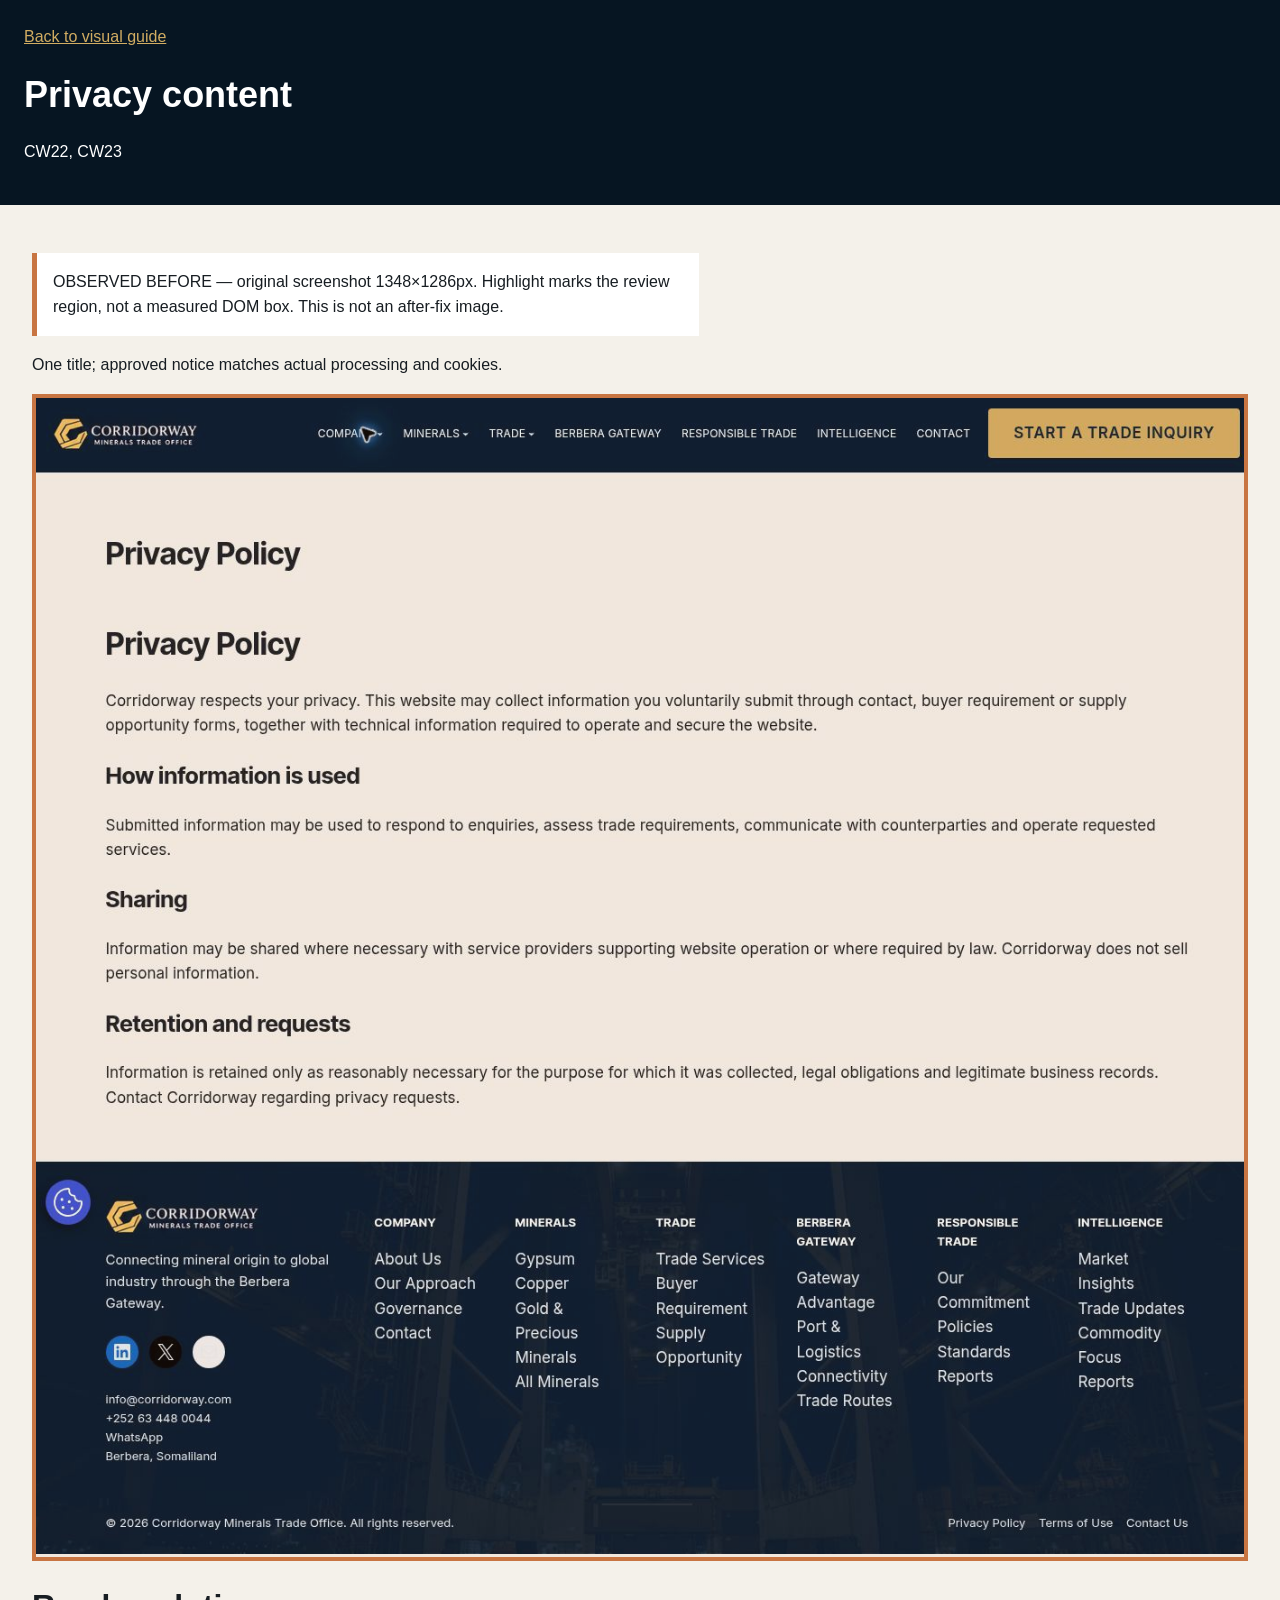
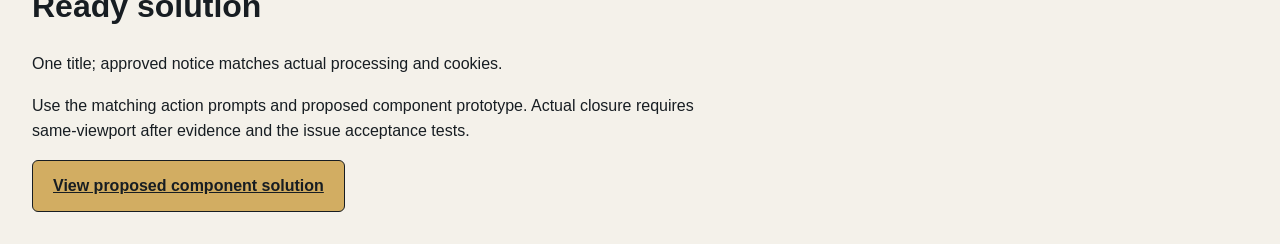
<file: audit/2026-09-29/06_VISUAL_REVIEW/privacy-evidence.html>
<!doctype html><html lang="en"><meta charset="utf-8"><meta name="viewport" content="width=device-width,initial-scale=1"><title>Privacy content</title><style>*{box-sizing:border-box}body{margin:0;font:16px/1.6 Inter,Arial,sans-serif;background:#F4F1EA;color:#171D22}a{color:#2446ac}header,footer{background:#061522;color:white;padding:24px}header a,footer a{color:#D2AD62}main{max-width:1280px;margin:auto;padding:32px}h1,h2,h3{font-family:"Inter Tight",Inter,Arial,sans-serif;line-height:1.15}h1{font-size:clamp(36px,5vw,72px)}h2{font-size:32px}h3{font-size:22px}p{max-width:75ch}.grid{display:grid;grid-template-columns:repeat(auto-fit,minmax(min(100%,300px),1fr));gap:24px}.card{background:white;border:1px solid #c2cbd2;padding:24px;border-radius:8px}img{max-width:100%;height:auto}.badge{background:#061522;color:white;display:inline-block;border-radius:4px;padding:4px 10px;font-size:14px}.warn{border-left:5px solid #C87542;padding:16px;background:white}table{border-collapse:collapse;width:100%;font-size:14px}td,th{border:1px solid #c2cbd2;text-align:left;padding:12px;vertical-align:top}button,.button{min-height:48px;padding:12px 20px;border-radius:6px;font-size:16px;background:#D2AD62;color:#171D22;font-weight:600;border:1px solid #171D22;display:inline-block}button:focus-visible,a:focus-visible,input:focus-visible,select:focus-visible,textarea:focus-visible{outline:3px solid #4D7CFE;outline-offset:3px}label{display:block;font-weight:600;margin-top:24px}input,select,textarea{width:100%;min-height:48px;font:inherit;padding:12px;border:1px solid #637582;border-radius:6px}nav{display:flex;flex-wrap:wrap;gap:24px}section{margin:40px 0}.dark{background:#0B2237;color:white;padding:32px;border-radius:8px}.check{display:flex;gap:12px;align-items:start}.check input{width:24px;min-height:24px;margin-top:28px}.check label{font-weight:400}.skip{position:absolute;left:12px;top:-100px}.skip:focus{top:12px}.preview{border:2px solid #C87542;padding:8px;background:#fff4df;font-size:14px}code{overflow-wrap:anywhere} @media(max-width:640px){main{padding:20px}h2{font-size:28px}.dark{padding:20px}}</style><body><header><a href="index.html">Back to visual guide</a><h1 style="font-size:36px">Privacy content</h1><p>CW22, CW23</p></header><main><p class="warn">OBSERVED BEFORE — original screenshot 1348×1286px. Highlight marks the review region, not a measured DOM box. This is not an after-fix image.</p><p>One title; approved notice matches actual processing and cookies.</p><div style="position:relative"><img src="../01_AUDIT_AND_EVIDENCE/evidence/privacy.jpg" alt="Original desktop audit screenshot of privacy"><div style="pointer-events:none;position:absolute;left:0%;top:0%;width:100%;height:100%;border:4px solid #C87542;background:rgba(200,117,66,.08)"></div></div><h2>Ready solution</h2><p>One title; approved notice matches actual processing and cookies.</p><p>Use the matching action prompts and proposed component prototype. Actual closure requires same-viewport after evidence and the issue acceptance tests.</p><a class="button" href="proposed-components.html">View proposed component solution</a></main></body></html>
</file>
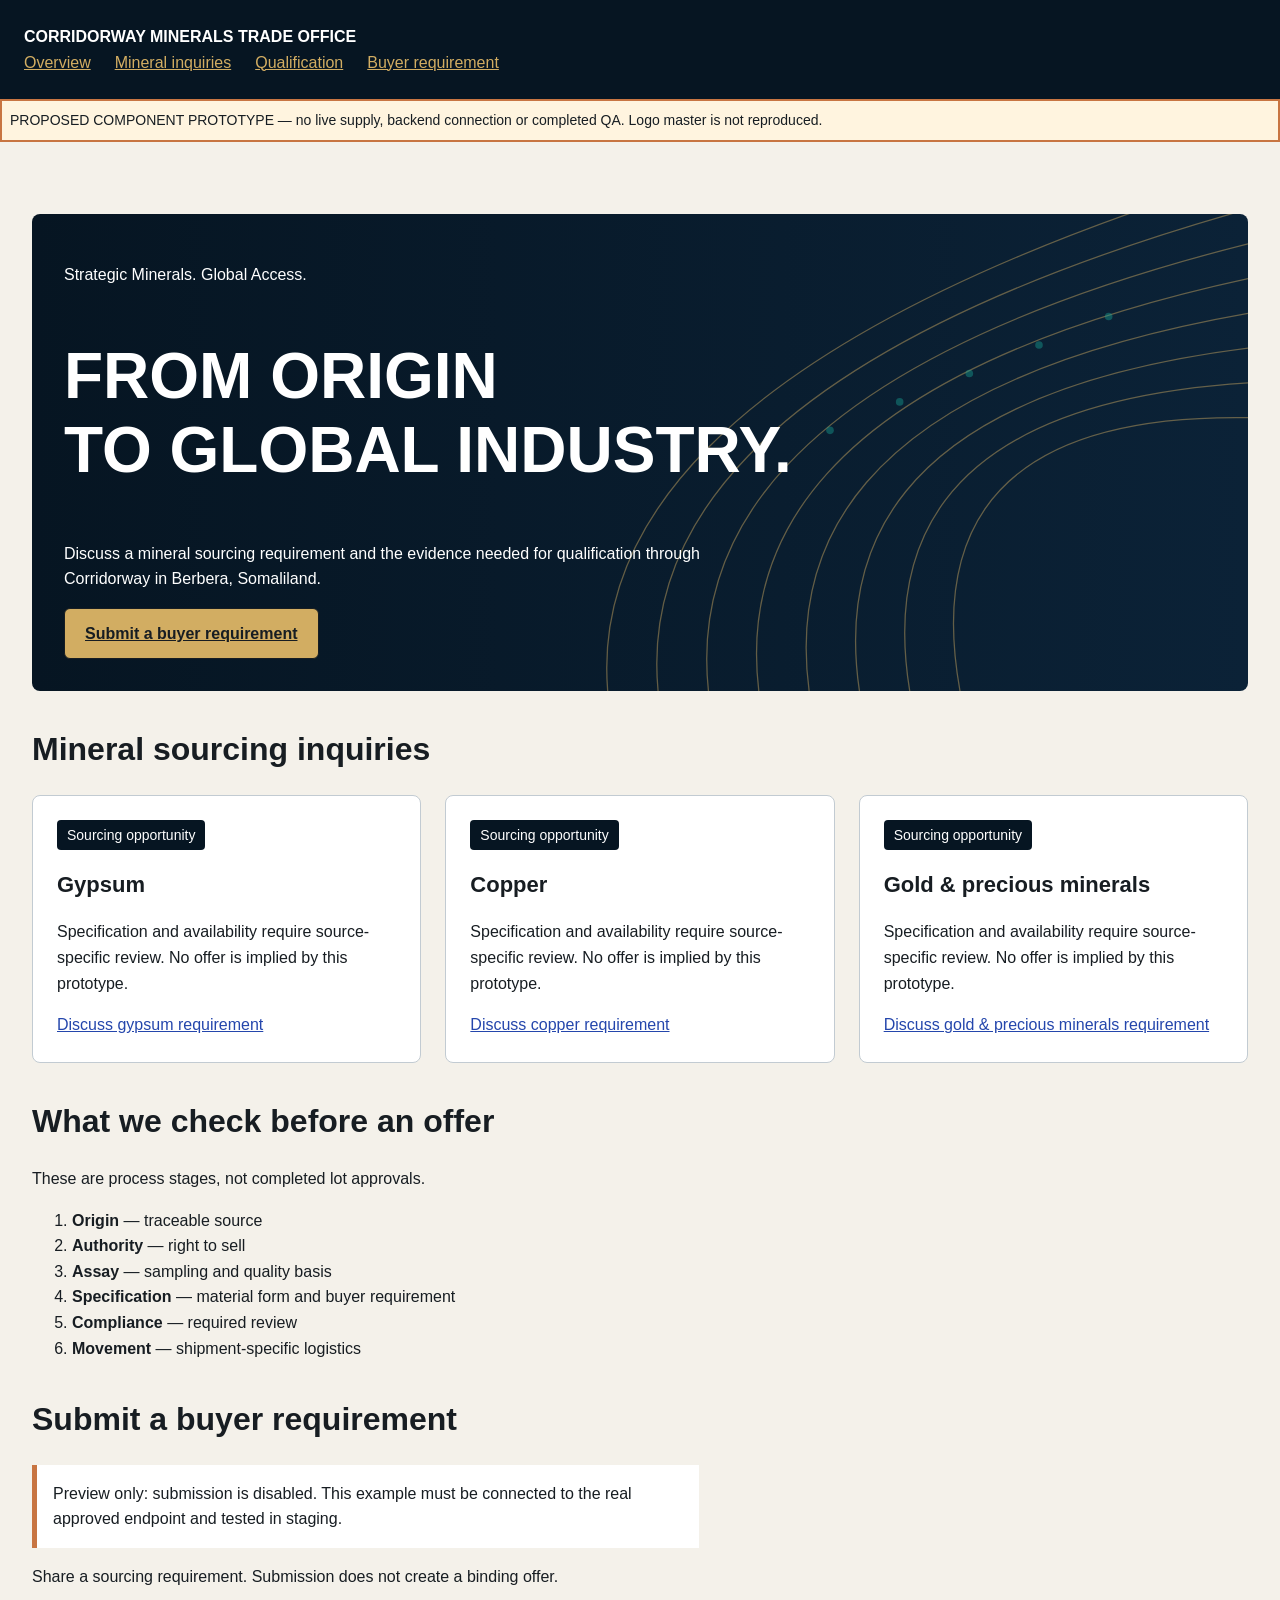
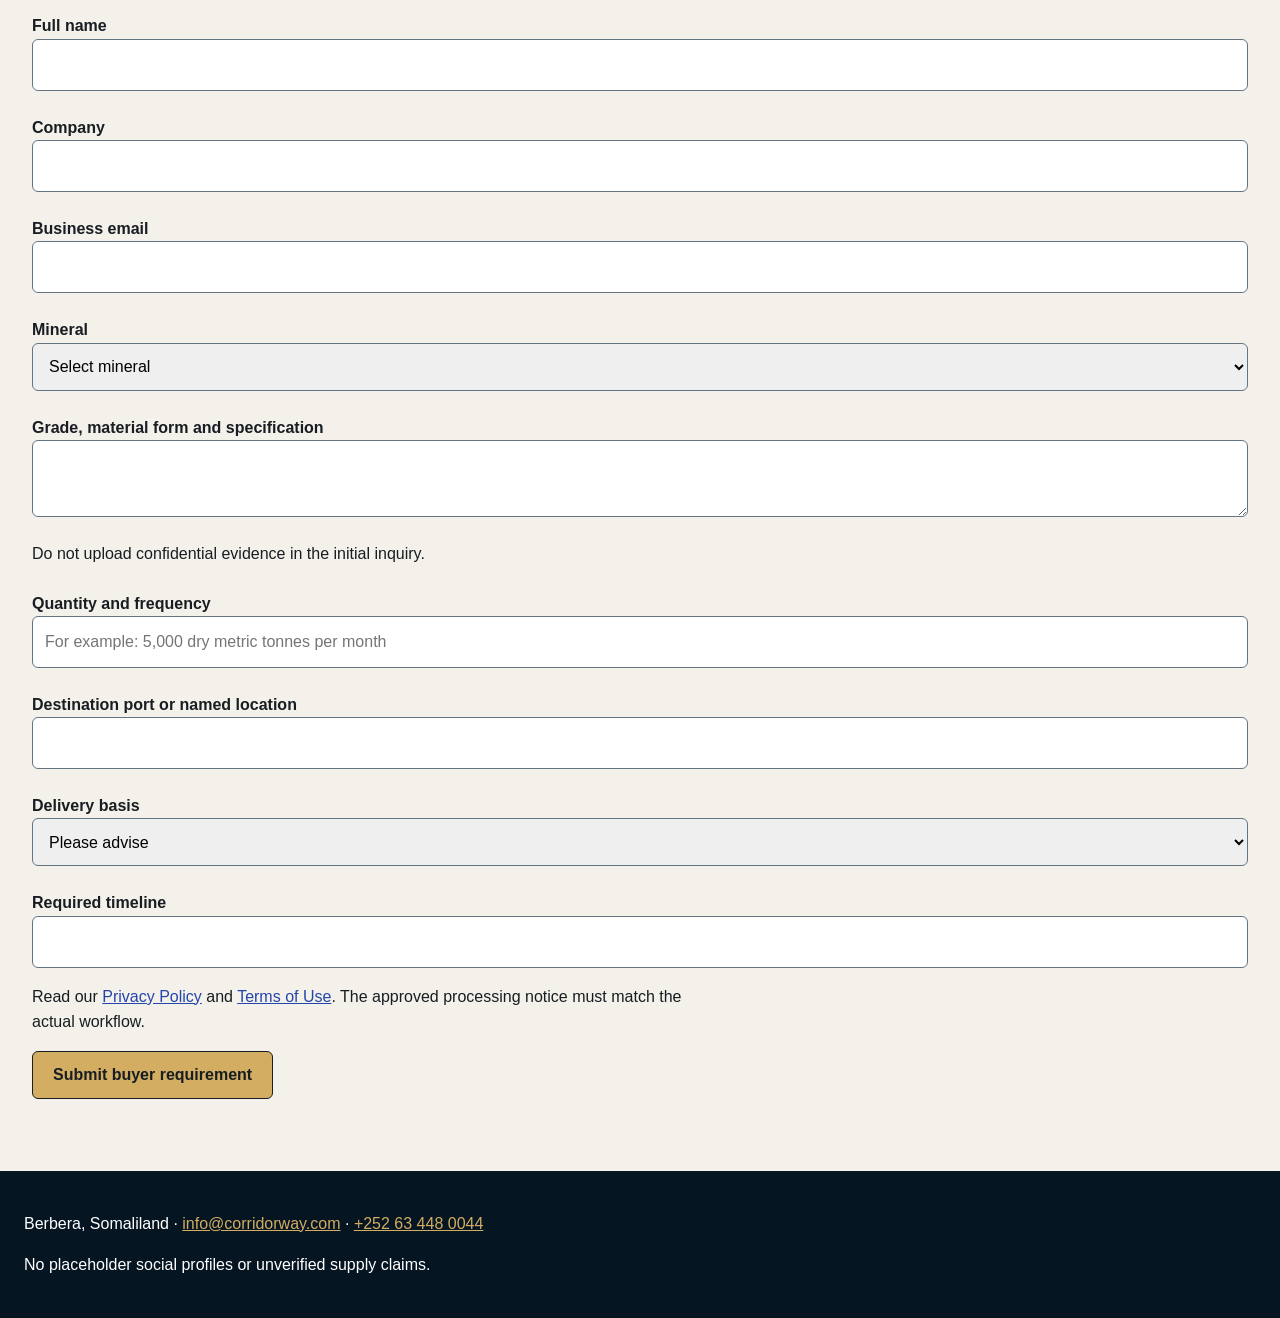
<file: audit/2026-09-29/06_VISUAL_REVIEW/proposed-components.html>
<!doctype html><html lang="en"><meta charset="utf-8"><meta name="viewport" content="width=device-width,initial-scale=1"><title>Corridorway proposed component solution</title><style>*{box-sizing:border-box}body{margin:0;font:16px/1.6 Inter,Arial,sans-serif;background:#F4F1EA;color:#171D22}a{color:#2446ac}header,footer{background:#061522;color:white;padding:24px}header a,footer a{color:#D2AD62}main{max-width:1280px;margin:auto;padding:32px}h1,h2,h3{font-family:"Inter Tight",Inter,Arial,sans-serif;line-height:1.15}h1{font-size:clamp(36px,5vw,72px)}h2{font-size:32px}h3{font-size:22px}p{max-width:75ch}.grid{display:grid;grid-template-columns:repeat(auto-fit,minmax(min(100%,300px),1fr));gap:24px}.card{background:white;border:1px solid #c2cbd2;padding:24px;border-radius:8px}img{max-width:100%;height:auto}.badge{background:#061522;color:white;display:inline-block;border-radius:4px;padding:4px 10px;font-size:14px}.warn{border-left:5px solid #C87542;padding:16px;background:white}table{border-collapse:collapse;width:100%;font-size:14px}td,th{border:1px solid #c2cbd2;text-align:left;padding:12px;vertical-align:top}button,.button{min-height:48px;padding:12px 20px;border-radius:6px;font-size:16px;background:#D2AD62;color:#171D22;font-weight:600;border:1px solid #171D22;display:inline-block}button:focus-visible,a:focus-visible,input:focus-visible,select:focus-visible,textarea:focus-visible{outline:3px solid #4D7CFE;outline-offset:3px}label{display:block;font-weight:600;margin-top:24px}input,select,textarea{width:100%;min-height:48px;font:inherit;padding:12px;border:1px solid #637582;border-radius:6px}nav{display:flex;flex-wrap:wrap;gap:24px}section{margin:40px 0}.dark{background:#0B2237;color:white;padding:32px;border-radius:8px}.check{display:flex;gap:12px;align-items:start}.check input{width:24px;min-height:24px;margin-top:28px}.check label{font-weight:400}.skip{position:absolute;left:12px;top:-100px}.skip:focus{top:12px}.preview{border:2px solid #C87542;padding:8px;background:#fff4df;font-size:14px}code{overflow-wrap:anywhere} @media(max-width:640px){main{padding:20px}h2{font-size:28px}.dark{padding:20px}}</style><body><a class="skip" href="#main">Skip to content</a><header><strong>CORRIDORWAY MINERALS TRADE OFFICE</strong><nav><a href="#overview">Overview</a><a href="#minerals">Mineral inquiries</a><a href="#proof">Qualification</a><a href="#buyer">Buyer requirement</a></nav></header><div class="preview">PROPOSED COMPONENT PROTOTYPE — no live supply, backend connection or completed QA. Logo master is not reproduced.</div><main id="main"><section id="overview" class="dark" style="background:#061522 url('../04_HD_ASSETS/abstract_trade_background_4K.svg') center/cover"><p>Strategic Minerals. Global Access.</p><h1>FROM ORIGIN<br>TO GLOBAL INDUSTRY.</h1><p>Discuss a mineral sourcing requirement and the evidence needed for qualification through Corridorway in Berbera, Somaliland.</p><a class="button" href="#buyer">Submit a buyer requirement</a></section><section id="minerals"><h2>Mineral sourcing inquiries</h2><div class="grid"><article class="card"><span class="badge">Sourcing opportunity</span><h3>Gypsum</h3><p>Specification and availability require source-specific review. No offer is implied by this prototype.</p><a href="#buyer">Discuss gypsum requirement</a></article><article class="card"><span class="badge">Sourcing opportunity</span><h3>Copper</h3><p>Specification and availability require source-specific review. No offer is implied by this prototype.</p><a href="#buyer">Discuss copper requirement</a></article><article class="card"><span class="badge">Sourcing opportunity</span><h3>Gold & precious minerals</h3><p>Specification and availability require source-specific review. No offer is implied by this prototype.</p><a href="#buyer">Discuss gold & precious minerals requirement</a></article></div></section><section id="proof"><h2>What we check before an offer</h2><p>These are process stages, not completed lot approvals.</p><ol><li><strong>Origin</strong> — traceable source</li><li><strong>Authority</strong> — right to sell</li><li><strong>Assay</strong> — sampling and quality basis</li><li><strong>Specification</strong> — material form and buyer requirement</li><li><strong>Compliance</strong> — required review</li><li><strong>Movement</strong> — shipment-specific logistics</li></ol></section><section id="buyer"><h2>Submit a buyer requirement</h2><p class="warn">Preview only: submission is disabled. This example must be connected to the real approved endpoint and tested in staging.</p><form method="post" action="#" novalidate>
<p>Share a sourcing requirement. Submission does not create a binding offer.</p>
<div id="buyer-error-summary" role="alert" tabindex="-1" hidden></div>
<label for="buyer-name">Full name</label><input id="buyer-name" name="name" autocomplete="name" required>
<label for="buyer-company">Company</label><input id="buyer-company" name="company" autocomplete="organization" required>
<label for="buyer-email">Business email</label><input id="buyer-email" name="email" type="email" autocomplete="email" required>
<label for="buyer-mineral">Mineral</label><select id="buyer-mineral" name="mineral" required><option value="">Select mineral</option><option>Gypsum</option><option>Copper</option><option>Gold and precious minerals</option><option>Other</option></select>
<label for="buyer-spec">Grade, material form and specification</label><textarea id="buyer-spec" name="specification" required aria-describedby="buyer-spec-help"></textarea><p id="buyer-spec-help">Do not upload confidential evidence in the initial inquiry.</p>
<label for="buyer-volume">Quantity and frequency</label><input id="buyer-volume" name="quantity" required placeholder="For example: 5,000 dry metric tonnes per month">
<label for="buyer-destination">Destination port or named location</label><input id="buyer-destination" name="destination" required>
<label for="buyer-basis">Delivery basis</label><select id="buyer-basis" name="delivery_basis"><option>Please advise</option><option>FOB — name port in notes</option><option>CFR — name port in notes</option><option>CIF — name port in notes</option><option>Other agreed basis</option></select>
<label for="buyer-timeline">Required timeline</label><input id="buyer-timeline" name="timeline" required>
<p>Read our <a href="https://corridorway.com/privacy/">Privacy Policy</a> and <a href="https://corridorway.com/terms/">Terms of Use</a>. The approved processing notice must match the actual workflow.</p>
<button type="button" disabled aria-disabled="true">Submit buyer requirement</button>
</form></section></main><footer><p>Berbera, Somaliland · <a href="mailto:info@corridorway.com">info@corridorway.com</a> · <a href="tel:+252634480044">+252 63 448 0044</a></p><p>No placeholder social profiles or unverified supply claims.</p></footer></body></html>
</file>
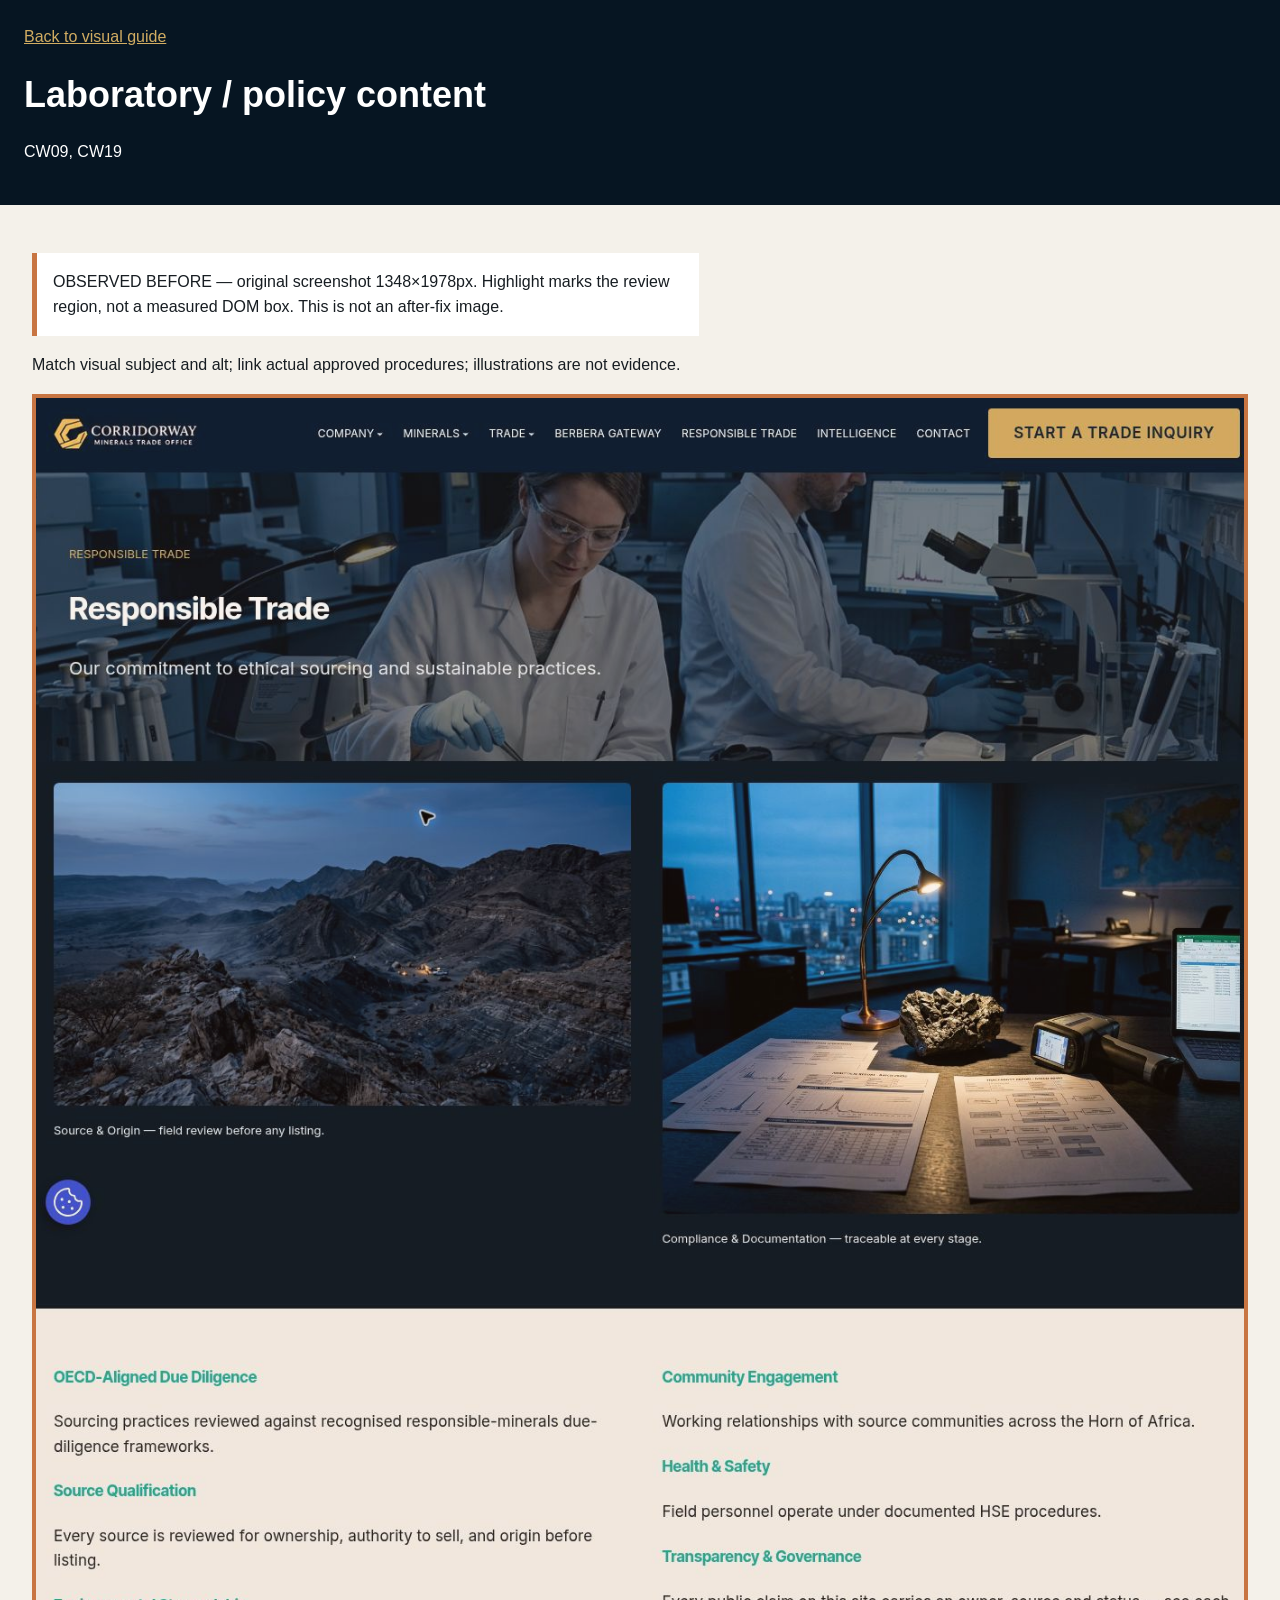
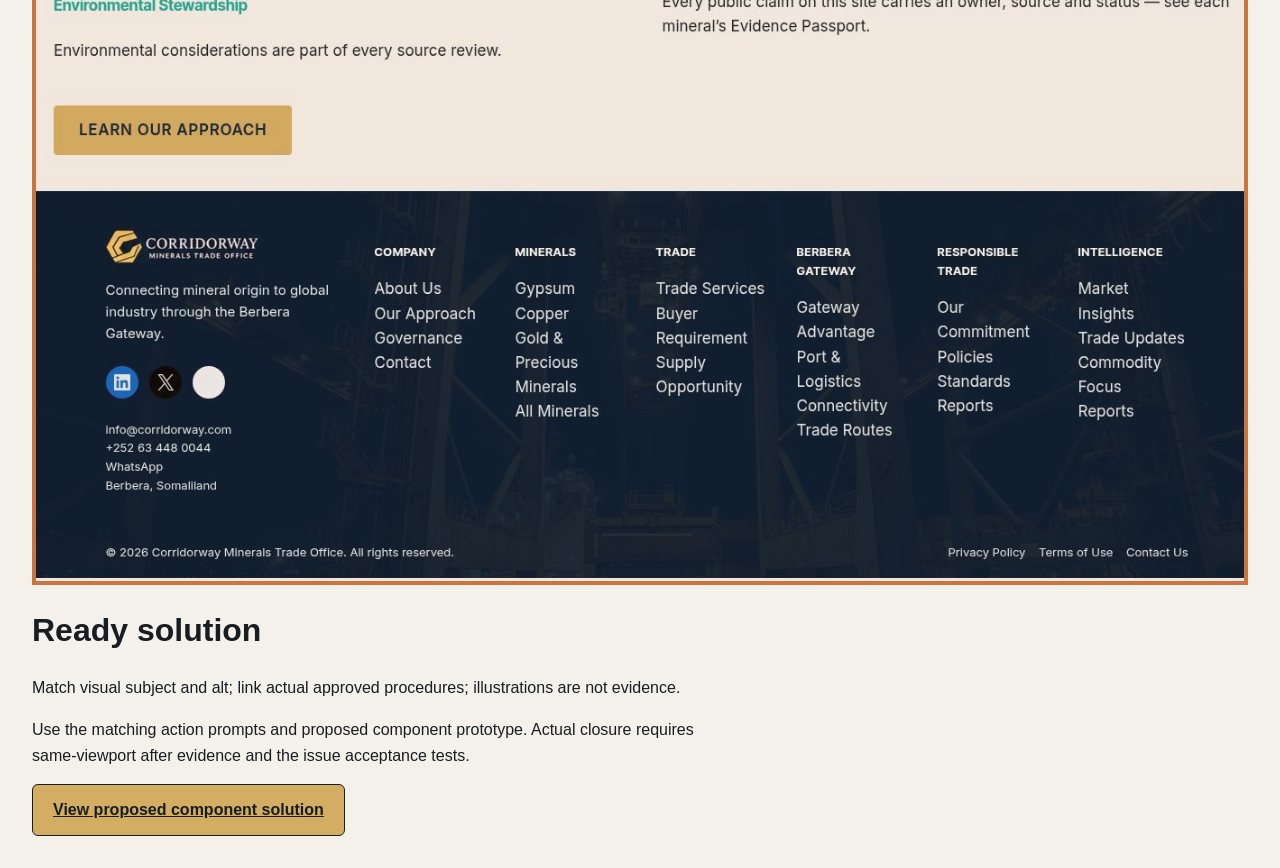
<file: audit/2026-09-29/06_VISUAL_REVIEW/responsible-trade-evidence.html>
<!doctype html><html lang="en"><meta charset="utf-8"><meta name="viewport" content="width=device-width,initial-scale=1"><title>Laboratory / policy content</title><style>*{box-sizing:border-box}body{margin:0;font:16px/1.6 Inter,Arial,sans-serif;background:#F4F1EA;color:#171D22}a{color:#2446ac}header,footer{background:#061522;color:white;padding:24px}header a,footer a{color:#D2AD62}main{max-width:1280px;margin:auto;padding:32px}h1,h2,h3{font-family:"Inter Tight",Inter,Arial,sans-serif;line-height:1.15}h1{font-size:clamp(36px,5vw,72px)}h2{font-size:32px}h3{font-size:22px}p{max-width:75ch}.grid{display:grid;grid-template-columns:repeat(auto-fit,minmax(min(100%,300px),1fr));gap:24px}.card{background:white;border:1px solid #c2cbd2;padding:24px;border-radius:8px}img{max-width:100%;height:auto}.badge{background:#061522;color:white;display:inline-block;border-radius:4px;padding:4px 10px;font-size:14px}.warn{border-left:5px solid #C87542;padding:16px;background:white}table{border-collapse:collapse;width:100%;font-size:14px}td,th{border:1px solid #c2cbd2;text-align:left;padding:12px;vertical-align:top}button,.button{min-height:48px;padding:12px 20px;border-radius:6px;font-size:16px;background:#D2AD62;color:#171D22;font-weight:600;border:1px solid #171D22;display:inline-block}button:focus-visible,a:focus-visible,input:focus-visible,select:focus-visible,textarea:focus-visible{outline:3px solid #4D7CFE;outline-offset:3px}label{display:block;font-weight:600;margin-top:24px}input,select,textarea{width:100%;min-height:48px;font:inherit;padding:12px;border:1px solid #637582;border-radius:6px}nav{display:flex;flex-wrap:wrap;gap:24px}section{margin:40px 0}.dark{background:#0B2237;color:white;padding:32px;border-radius:8px}.check{display:flex;gap:12px;align-items:start}.check input{width:24px;min-height:24px;margin-top:28px}.check label{font-weight:400}.skip{position:absolute;left:12px;top:-100px}.skip:focus{top:12px}.preview{border:2px solid #C87542;padding:8px;background:#fff4df;font-size:14px}code{overflow-wrap:anywhere} @media(max-width:640px){main{padding:20px}h2{font-size:28px}.dark{padding:20px}}</style><body><header><a href="index.html">Back to visual guide</a><h1 style="font-size:36px">Laboratory / policy content</h1><p>CW09, CW19</p></header><main><p class="warn">OBSERVED BEFORE — original screenshot 1348×1978px. Highlight marks the review region, not a measured DOM box. This is not an after-fix image.</p><p>Match visual subject and alt; link actual approved procedures; illustrations are not evidence.</p><div style="position:relative"><img src="../01_AUDIT_AND_EVIDENCE/evidence/responsible-trade.jpg" alt="Original desktop audit screenshot of responsible-trade"><div style="pointer-events:none;position:absolute;left:0%;top:0%;width:100%;height:100%;border:4px solid #C87542;background:rgba(200,117,66,.08)"></div></div><h2>Ready solution</h2><p>Match visual subject and alt; link actual approved procedures; illustrations are not evidence.</p><p>Use the matching action prompts and proposed component prototype. Actual closure requires same-viewport after evidence and the issue acceptance tests.</p><a class="button" href="proposed-components.html">View proposed component solution</a></main></body></html>
</file>
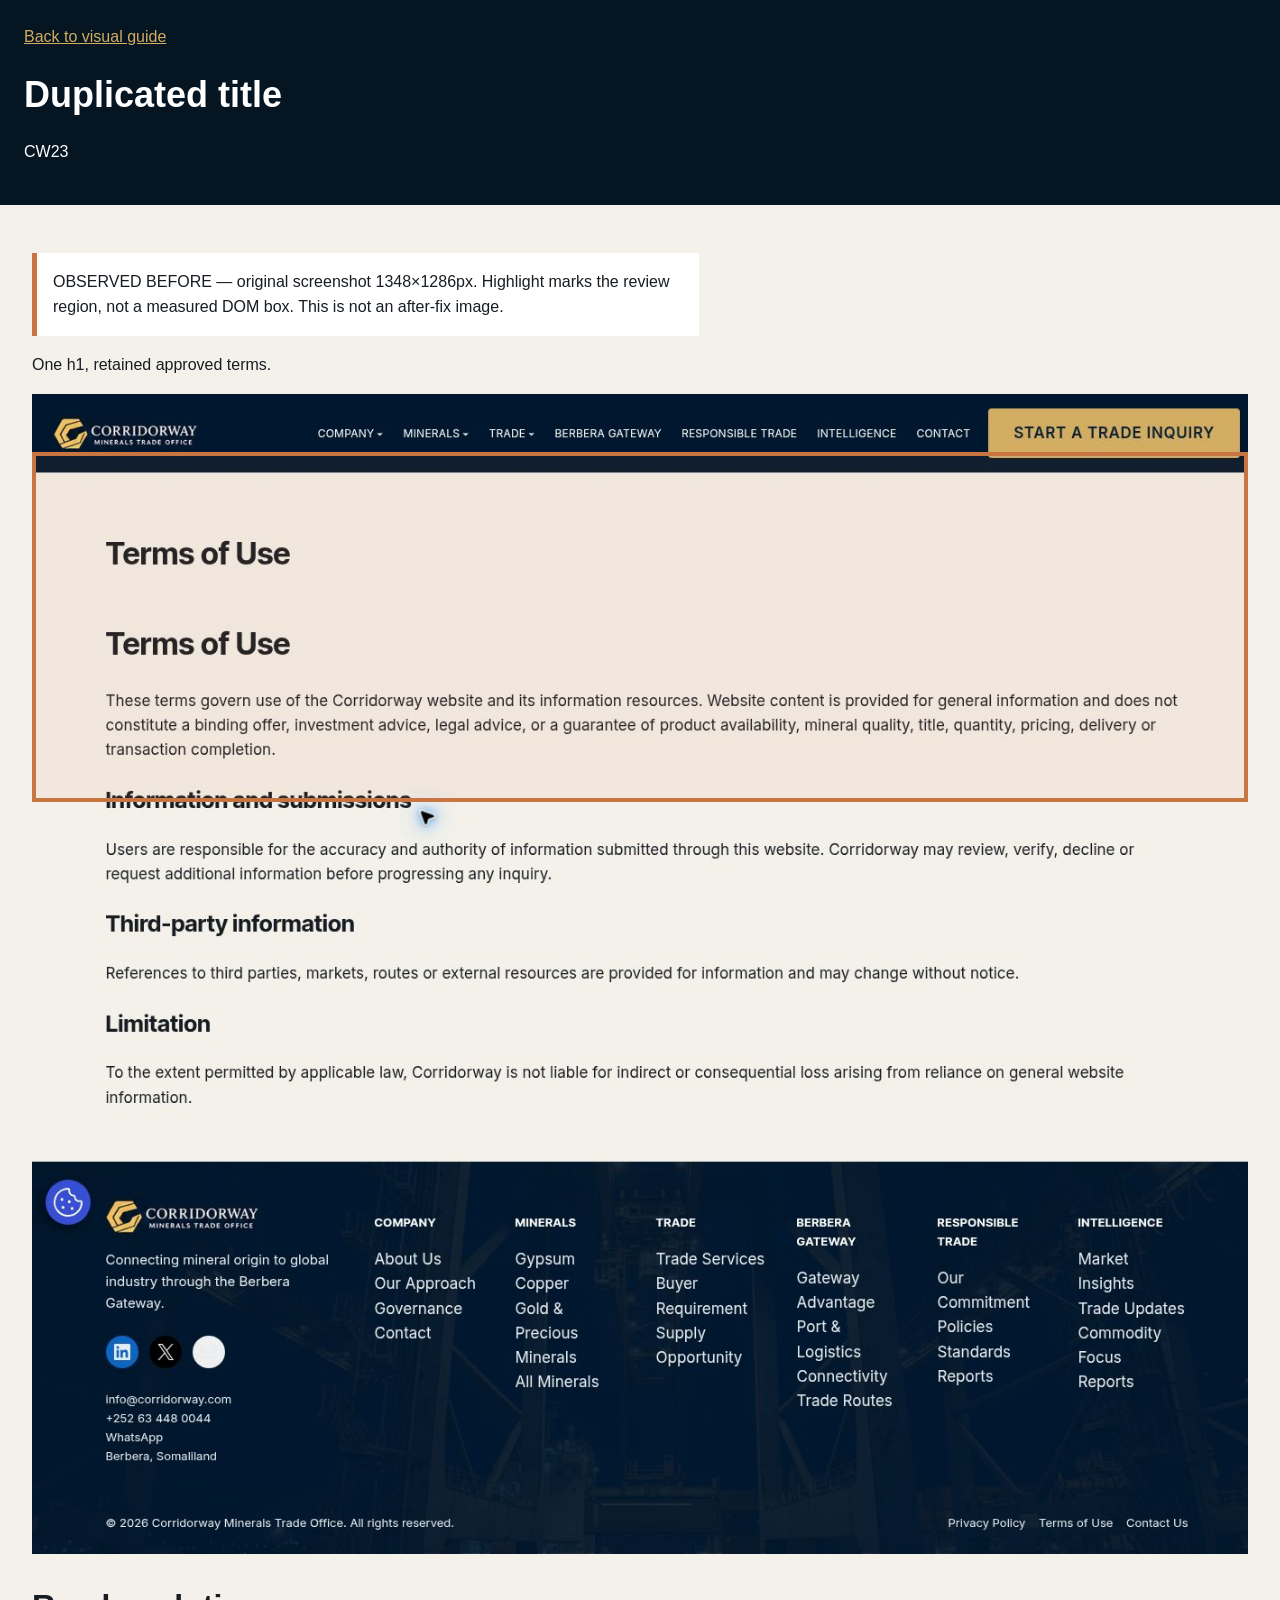
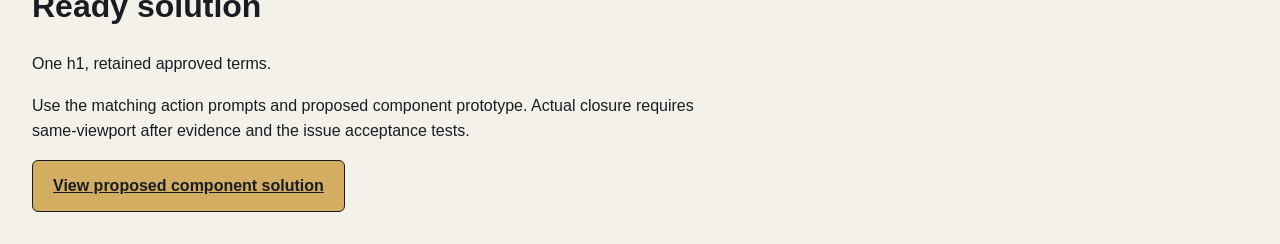
<file: audit/2026-09-29/06_VISUAL_REVIEW/terms-evidence.html>
<!doctype html><html lang="en"><meta charset="utf-8"><meta name="viewport" content="width=device-width,initial-scale=1"><title>Duplicated title</title><style>*{box-sizing:border-box}body{margin:0;font:16px/1.6 Inter,Arial,sans-serif;background:#F4F1EA;color:#171D22}a{color:#2446ac}header,footer{background:#061522;color:white;padding:24px}header a,footer a{color:#D2AD62}main{max-width:1280px;margin:auto;padding:32px}h1,h2,h3{font-family:"Inter Tight",Inter,Arial,sans-serif;line-height:1.15}h1{font-size:clamp(36px,5vw,72px)}h2{font-size:32px}h3{font-size:22px}p{max-width:75ch}.grid{display:grid;grid-template-columns:repeat(auto-fit,minmax(min(100%,300px),1fr));gap:24px}.card{background:white;border:1px solid #c2cbd2;padding:24px;border-radius:8px}img{max-width:100%;height:auto}.badge{background:#061522;color:white;display:inline-block;border-radius:4px;padding:4px 10px;font-size:14px}.warn{border-left:5px solid #C87542;padding:16px;background:white}table{border-collapse:collapse;width:100%;font-size:14px}td,th{border:1px solid #c2cbd2;text-align:left;padding:12px;vertical-align:top}button,.button{min-height:48px;padding:12px 20px;border-radius:6px;font-size:16px;background:#D2AD62;color:#171D22;font-weight:600;border:1px solid #171D22;display:inline-block}button:focus-visible,a:focus-visible,input:focus-visible,select:focus-visible,textarea:focus-visible{outline:3px solid #4D7CFE;outline-offset:3px}label{display:block;font-weight:600;margin-top:24px}input,select,textarea{width:100%;min-height:48px;font:inherit;padding:12px;border:1px solid #637582;border-radius:6px}nav{display:flex;flex-wrap:wrap;gap:24px}section{margin:40px 0}.dark{background:#0B2237;color:white;padding:32px;border-radius:8px}.check{display:flex;gap:12px;align-items:start}.check input{width:24px;min-height:24px;margin-top:28px}.check label{font-weight:400}.skip{position:absolute;left:12px;top:-100px}.skip:focus{top:12px}.preview{border:2px solid #C87542;padding:8px;background:#fff4df;font-size:14px}code{overflow-wrap:anywhere} @media(max-width:640px){main{padding:20px}h2{font-size:28px}.dark{padding:20px}}</style><body><header><a href="index.html">Back to visual guide</a><h1 style="font-size:36px">Duplicated title</h1><p>CW23</p></header><main><p class="warn">OBSERVED BEFORE — original screenshot 1348×1286px. Highlight marks the review region, not a measured DOM box. This is not an after-fix image.</p><p>One h1, retained approved terms.</p><div style="position:relative"><img src="../01_AUDIT_AND_EVIDENCE/evidence/terms.jpg" alt="Original desktop audit screenshot of terms"><div style="pointer-events:none;position:absolute;left:0%;top:5%;width:100%;height:30%;border:4px solid #C87542;background:rgba(200,117,66,.08)"></div></div><h2>Ready solution</h2><p>One h1, retained approved terms.</p><p>Use the matching action prompts and proposed component prototype. Actual closure requires same-viewport after evidence and the issue acceptance tests.</p><a class="button" href="proposed-components.html">View proposed component solution</a></main></body></html>
</file>
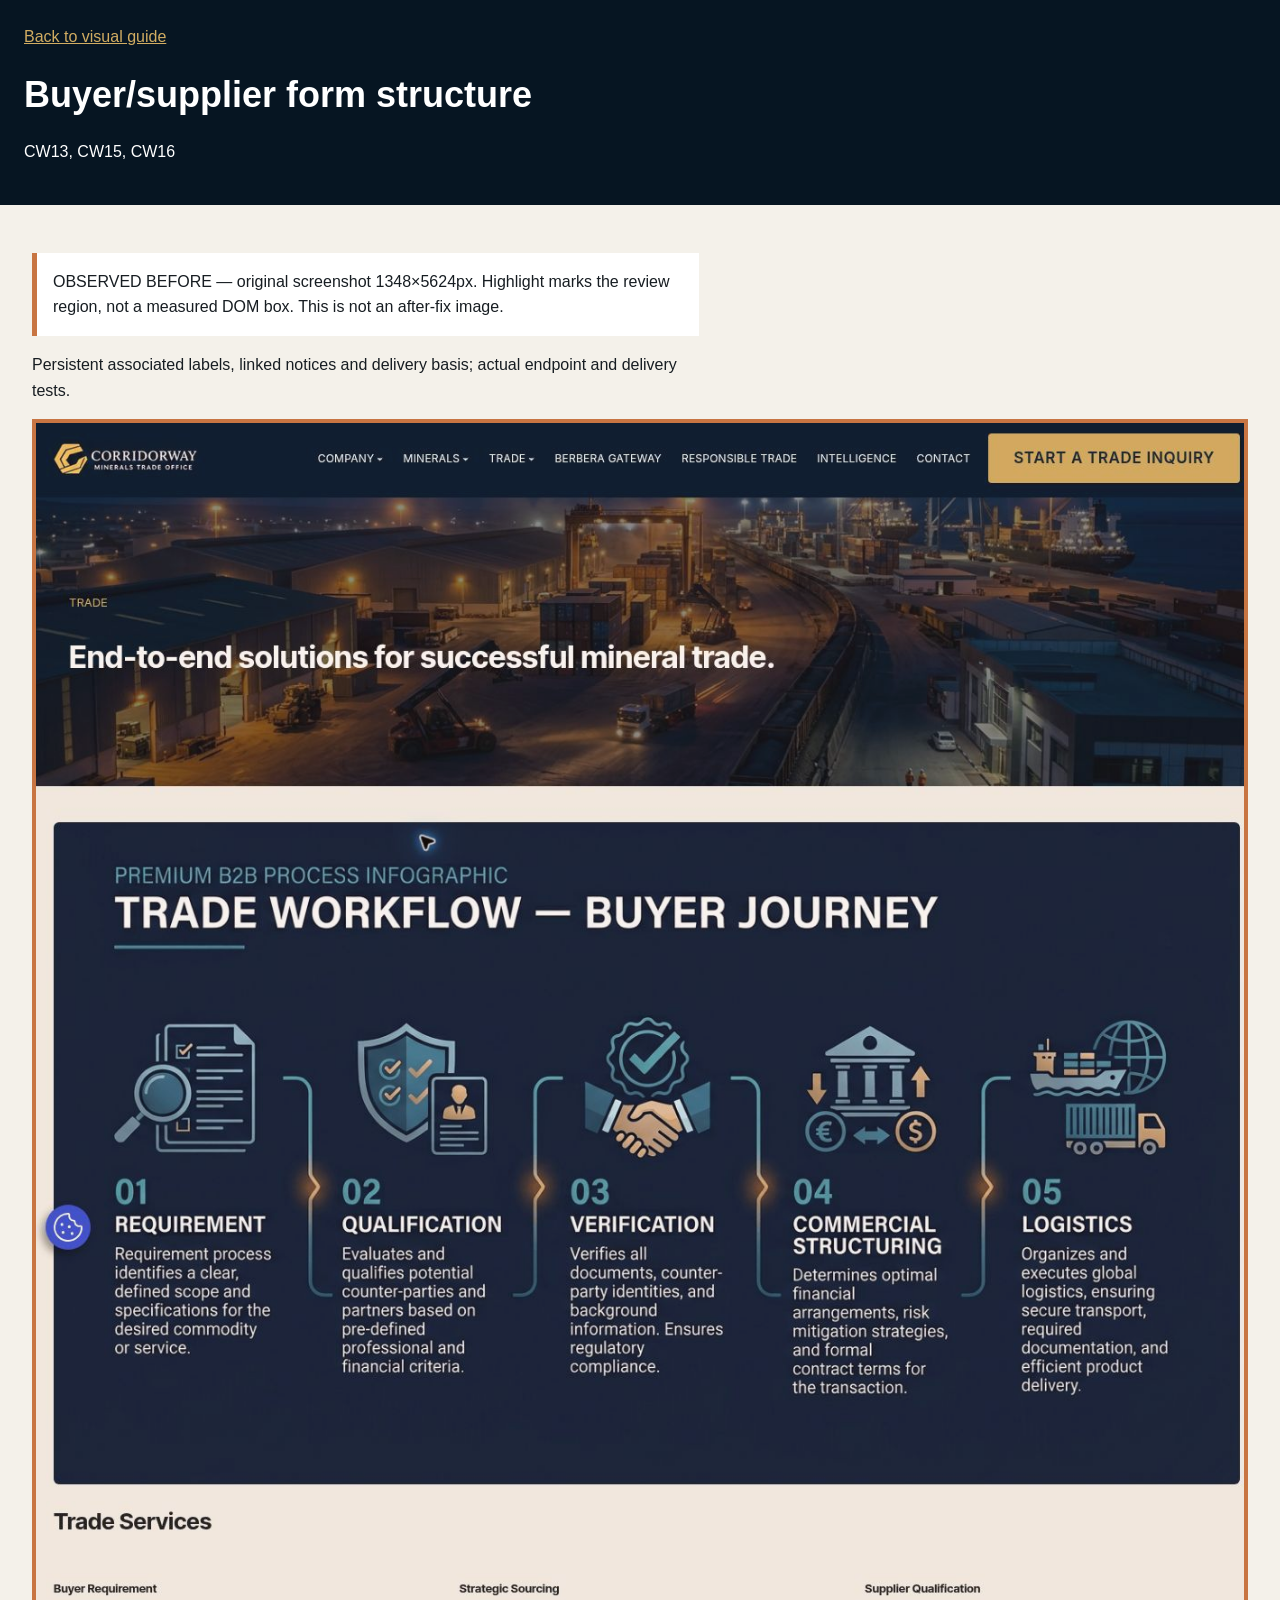
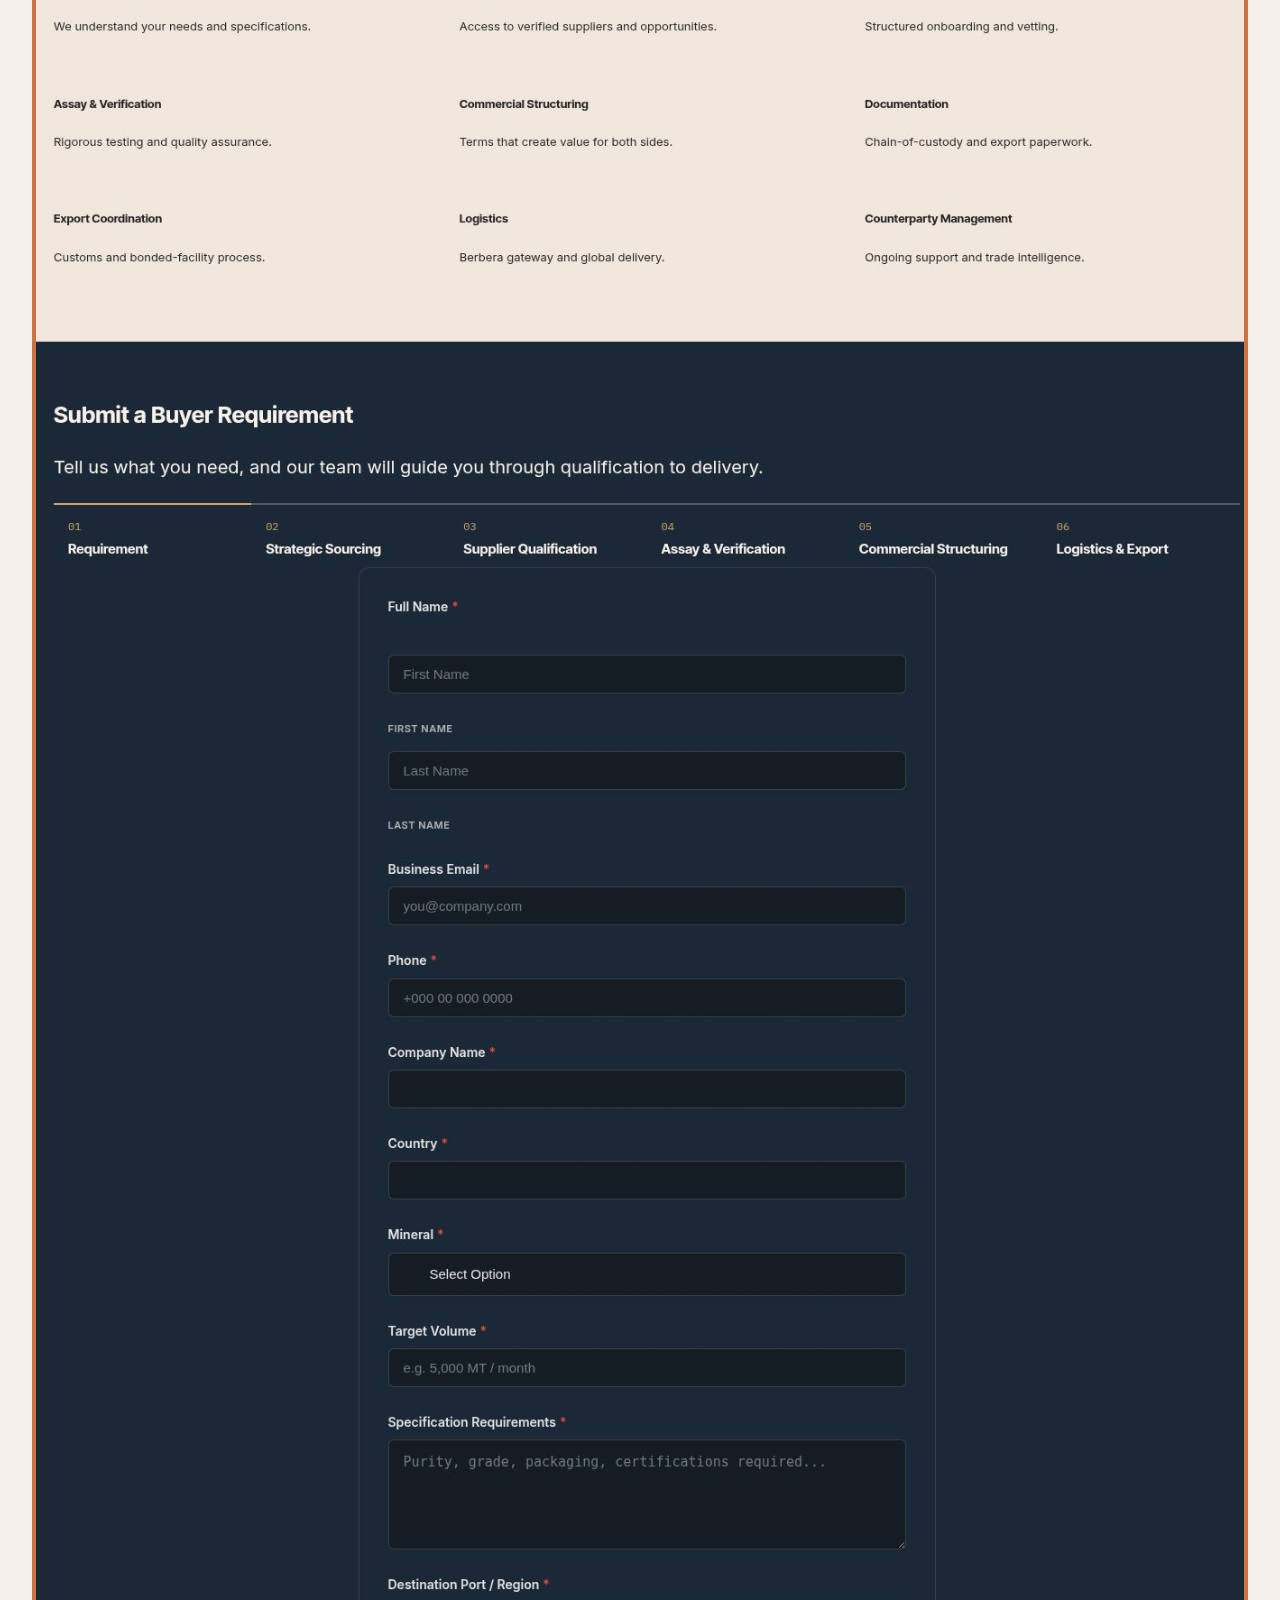
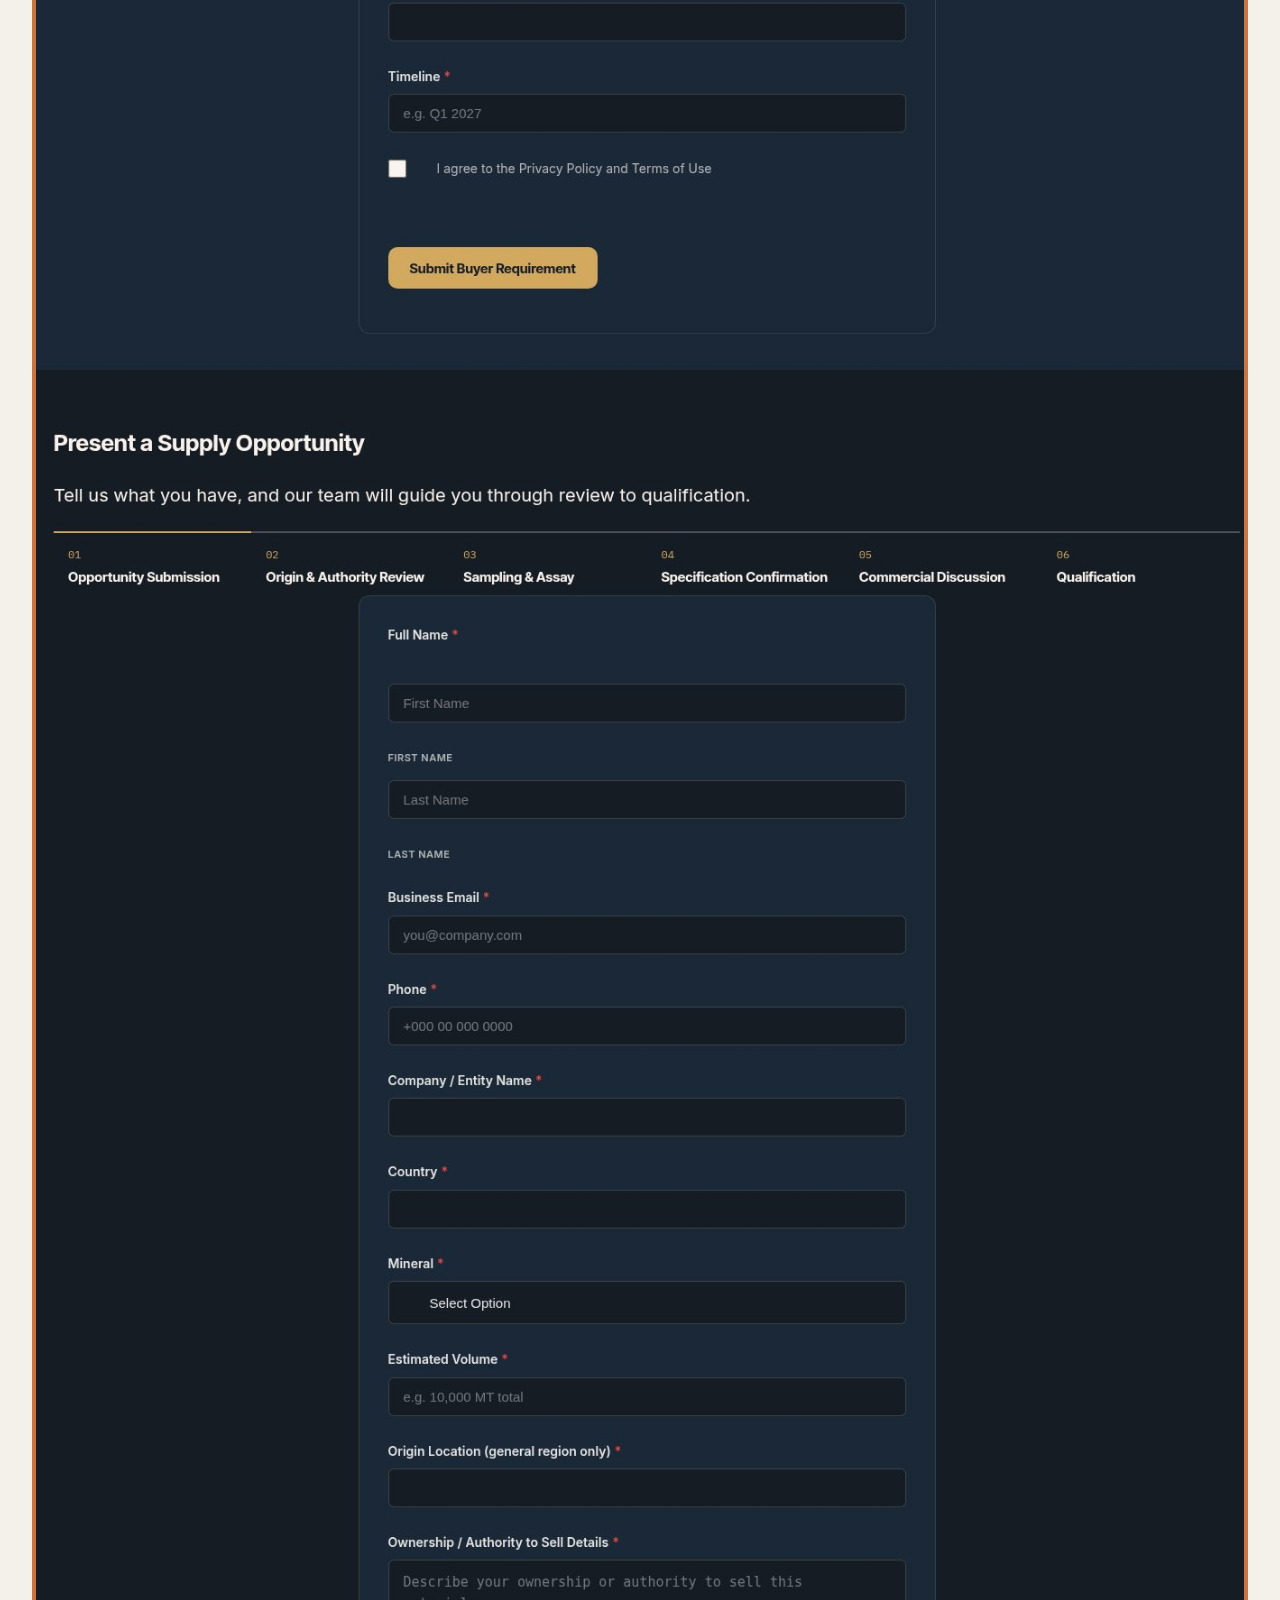
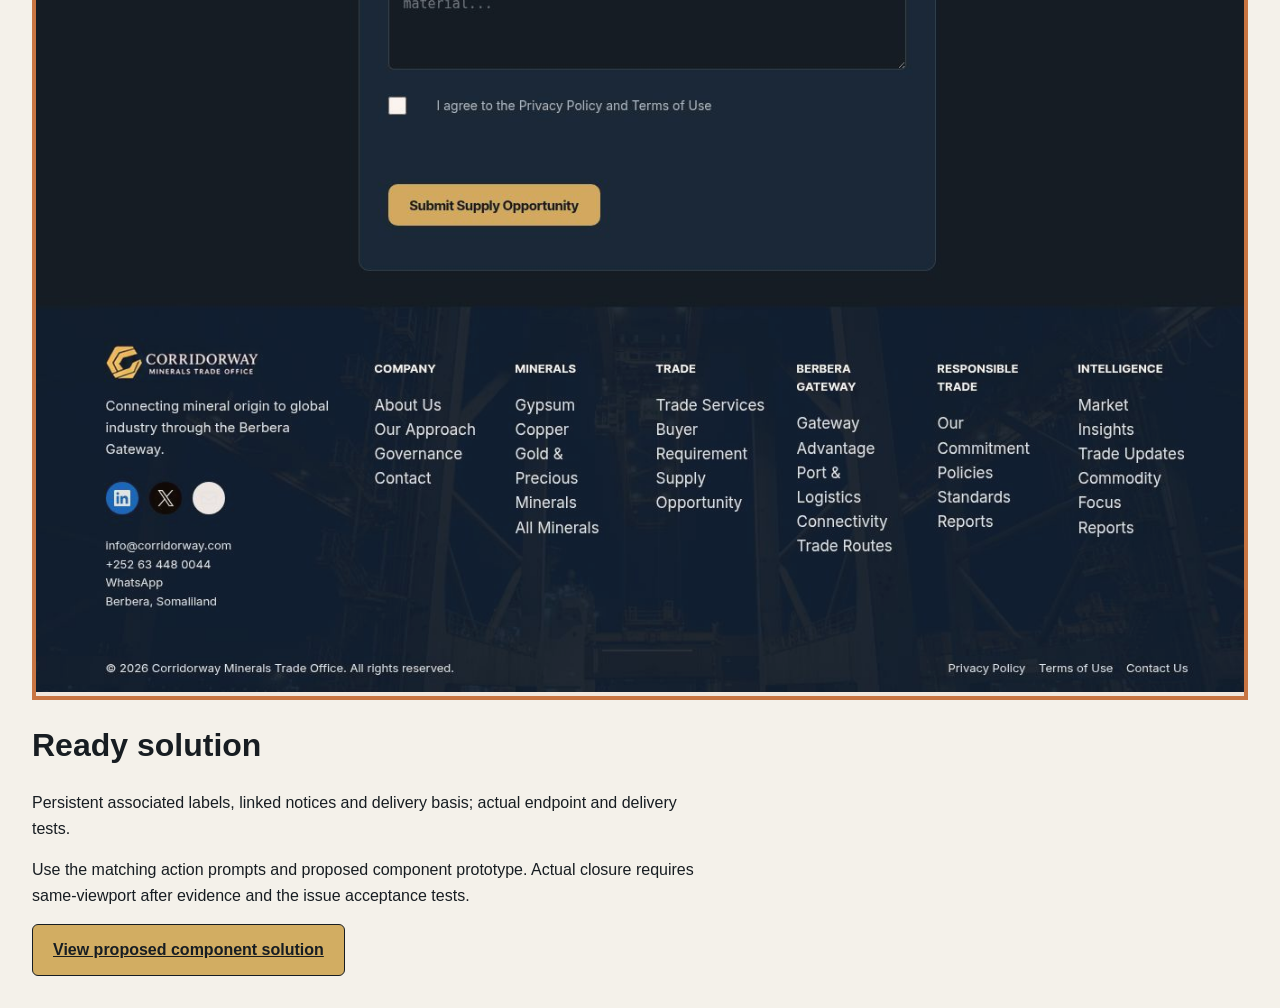
<file: audit/2026-09-29/06_VISUAL_REVIEW/trade-evidence.html>
<!doctype html><html lang="en"><meta charset="utf-8"><meta name="viewport" content="width=device-width,initial-scale=1"><title>Buyer/supplier form structure</title><style>*{box-sizing:border-box}body{margin:0;font:16px/1.6 Inter,Arial,sans-serif;background:#F4F1EA;color:#171D22}a{color:#2446ac}header,footer{background:#061522;color:white;padding:24px}header a,footer a{color:#D2AD62}main{max-width:1280px;margin:auto;padding:32px}h1,h2,h3{font-family:"Inter Tight",Inter,Arial,sans-serif;line-height:1.15}h1{font-size:clamp(36px,5vw,72px)}h2{font-size:32px}h3{font-size:22px}p{max-width:75ch}.grid{display:grid;grid-template-columns:repeat(auto-fit,minmax(min(100%,300px),1fr));gap:24px}.card{background:white;border:1px solid #c2cbd2;padding:24px;border-radius:8px}img{max-width:100%;height:auto}.badge{background:#061522;color:white;display:inline-block;border-radius:4px;padding:4px 10px;font-size:14px}.warn{border-left:5px solid #C87542;padding:16px;background:white}table{border-collapse:collapse;width:100%;font-size:14px}td,th{border:1px solid #c2cbd2;text-align:left;padding:12px;vertical-align:top}button,.button{min-height:48px;padding:12px 20px;border-radius:6px;font-size:16px;background:#D2AD62;color:#171D22;font-weight:600;border:1px solid #171D22;display:inline-block}button:focus-visible,a:focus-visible,input:focus-visible,select:focus-visible,textarea:focus-visible{outline:3px solid #4D7CFE;outline-offset:3px}label{display:block;font-weight:600;margin-top:24px}input,select,textarea{width:100%;min-height:48px;font:inherit;padding:12px;border:1px solid #637582;border-radius:6px}nav{display:flex;flex-wrap:wrap;gap:24px}section{margin:40px 0}.dark{background:#0B2237;color:white;padding:32px;border-radius:8px}.check{display:flex;gap:12px;align-items:start}.check input{width:24px;min-height:24px;margin-top:28px}.check label{font-weight:400}.skip{position:absolute;left:12px;top:-100px}.skip:focus{top:12px}.preview{border:2px solid #C87542;padding:8px;background:#fff4df;font-size:14px}code{overflow-wrap:anywhere} @media(max-width:640px){main{padding:20px}h2{font-size:28px}.dark{padding:20px}}</style><body><header><a href="index.html">Back to visual guide</a><h1 style="font-size:36px">Buyer/supplier form structure</h1><p>CW13, CW15, CW16</p></header><main><p class="warn">OBSERVED BEFORE — original screenshot 1348×5624px. Highlight marks the review region, not a measured DOM box. This is not an after-fix image.</p><p>Persistent associated labels, linked notices and delivery basis; actual endpoint and delivery tests.</p><div style="position:relative"><img src="../01_AUDIT_AND_EVIDENCE/evidence/trade.jpg" alt="Original desktop audit screenshot of trade"><div style="pointer-events:none;position:absolute;left:0%;top:0%;width:100%;height:100%;border:4px solid #C87542;background:rgba(200,117,66,.08)"></div></div><h2>Ready solution</h2><p>Persistent associated labels, linked notices and delivery basis; actual endpoint and delivery tests.</p><p>Use the matching action prompts and proposed component prototype. Actual closure requires same-viewport after evidence and the issue acceptance tests.</p><a class="button" href="proposed-components.html">View proposed component solution</a></main></body></html>
</file>
